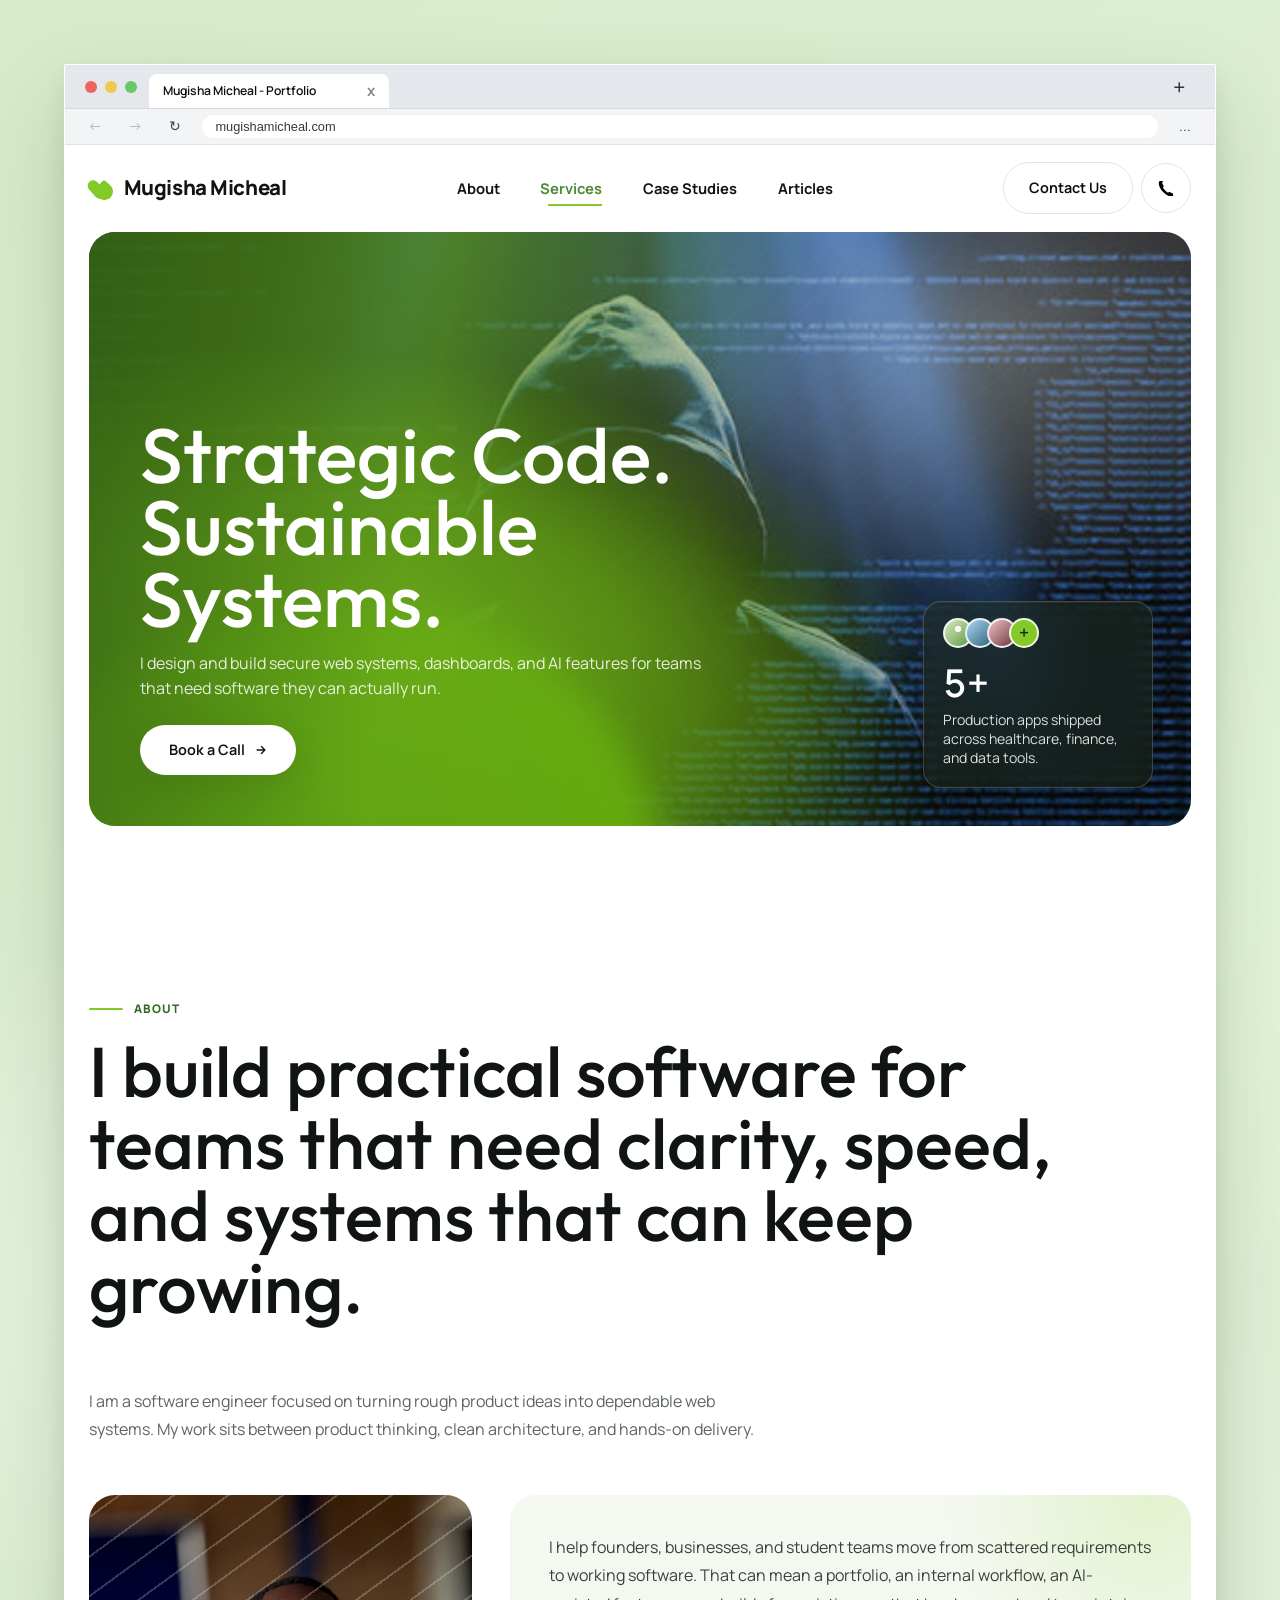
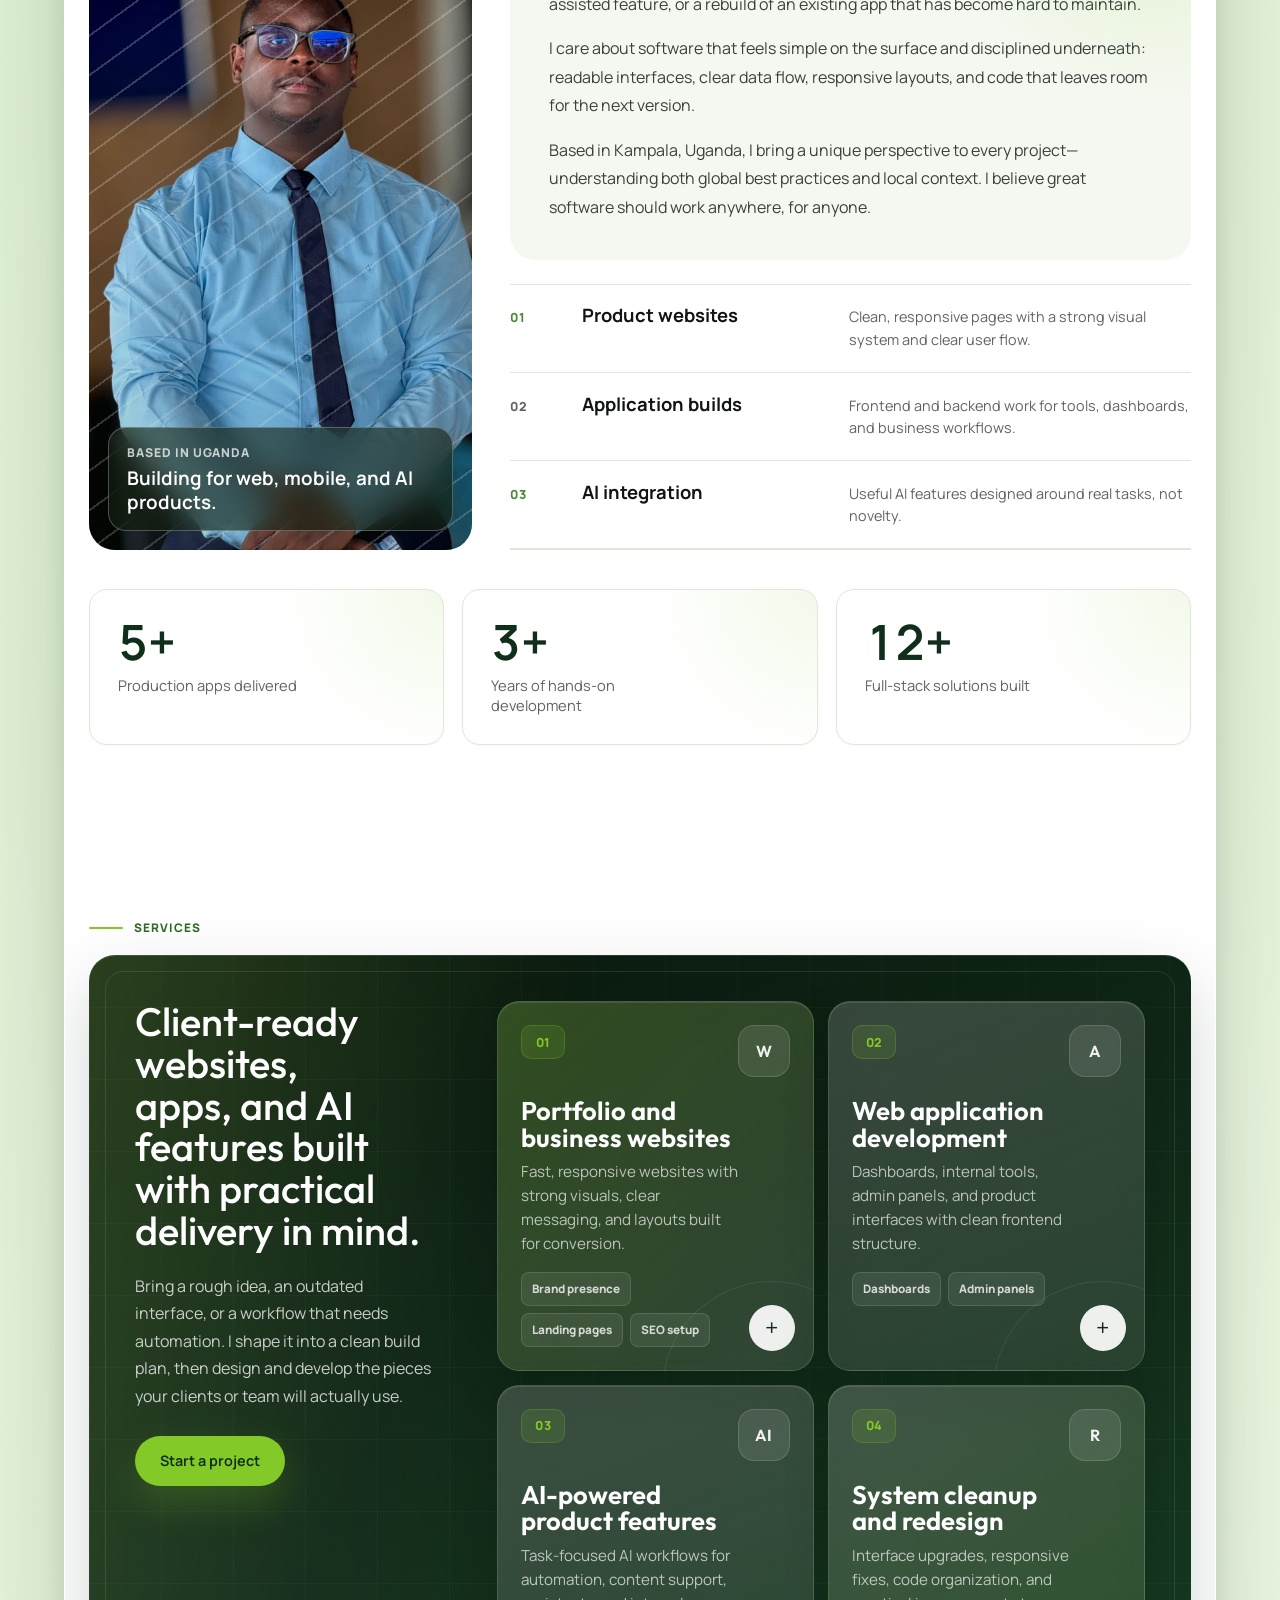
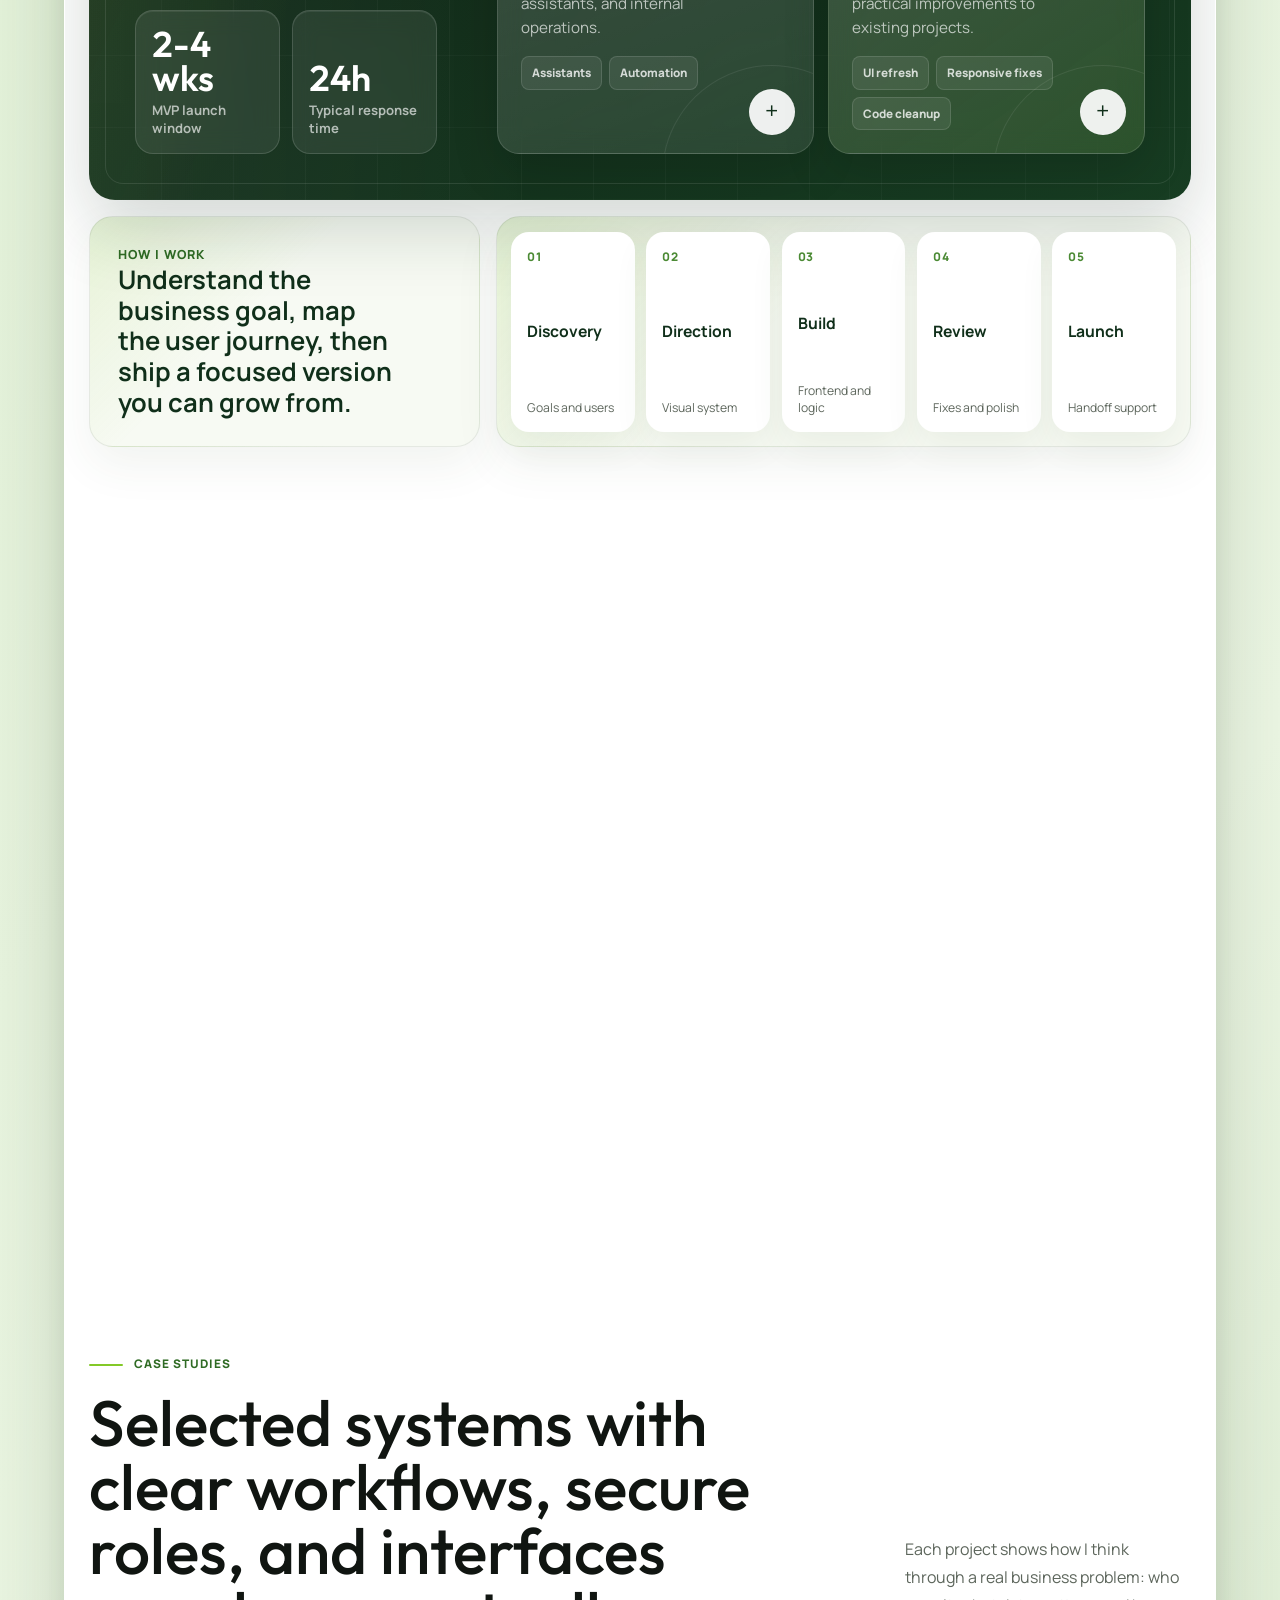
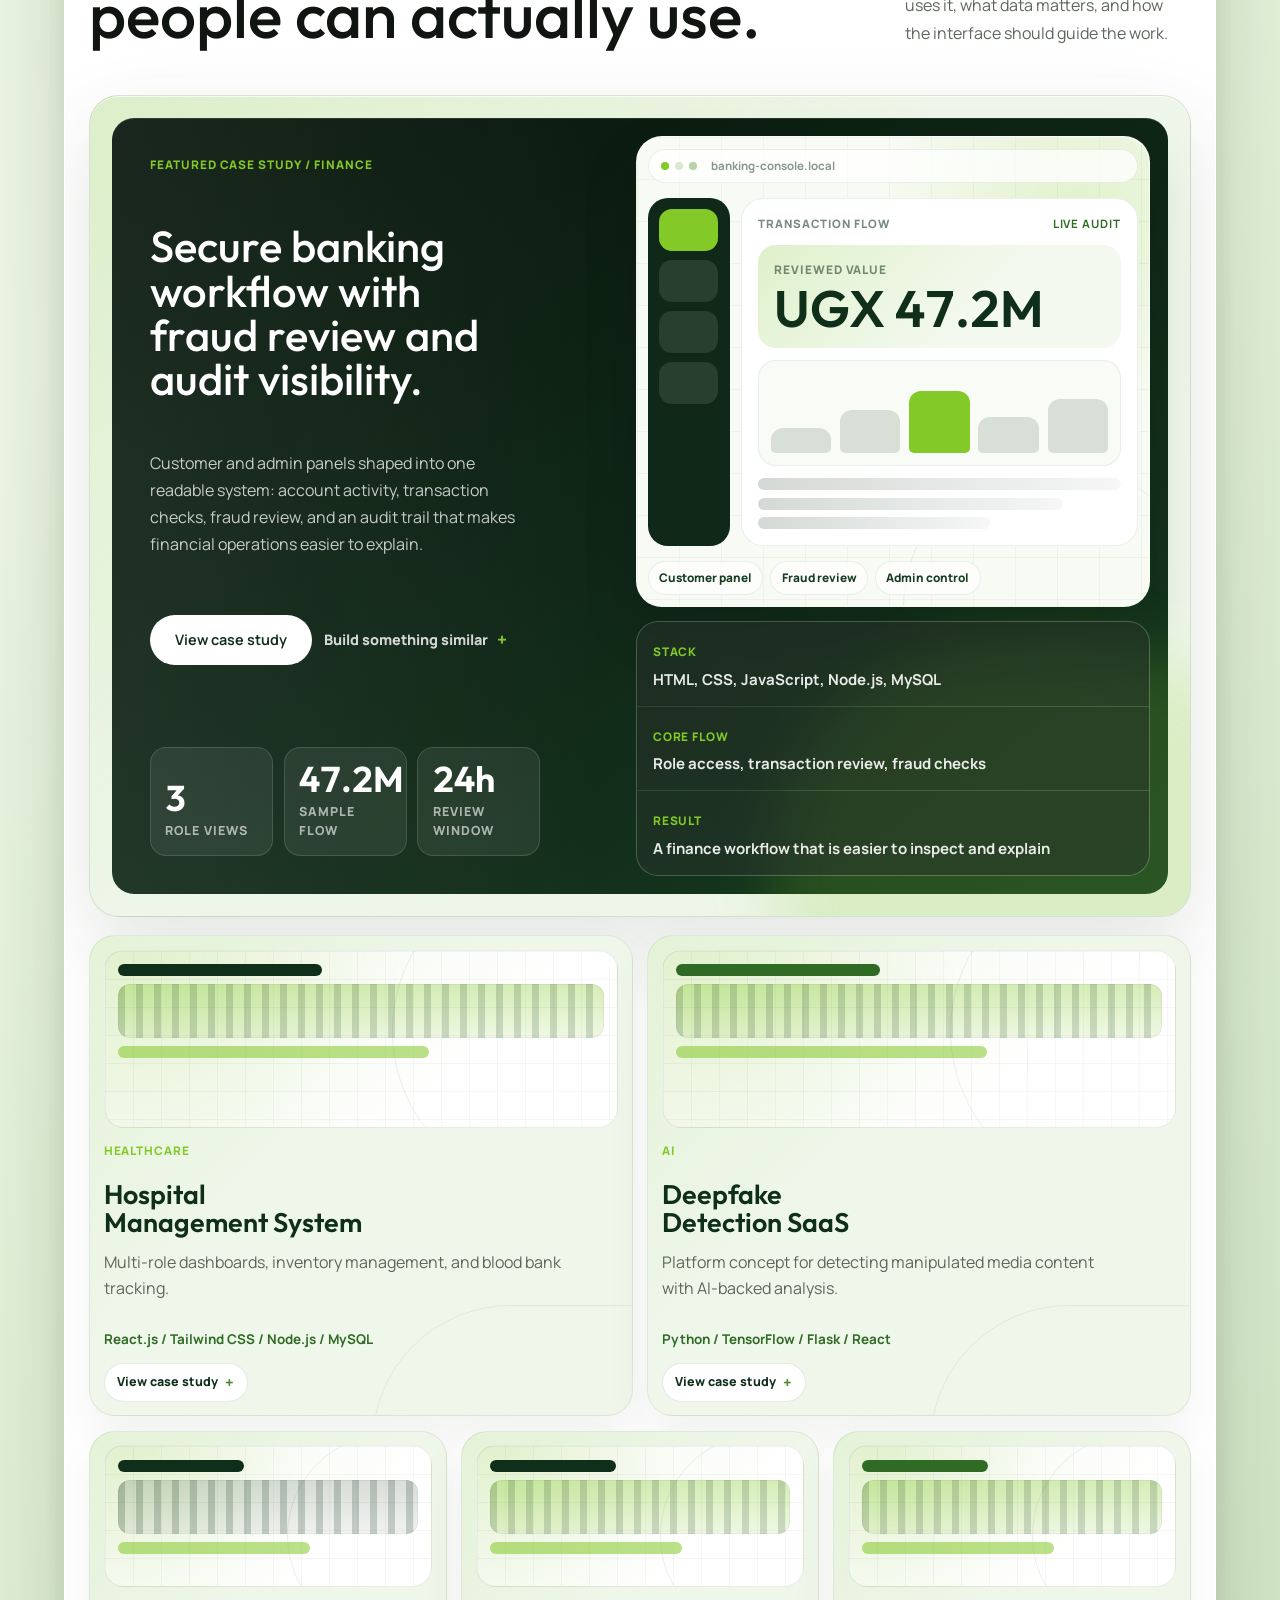
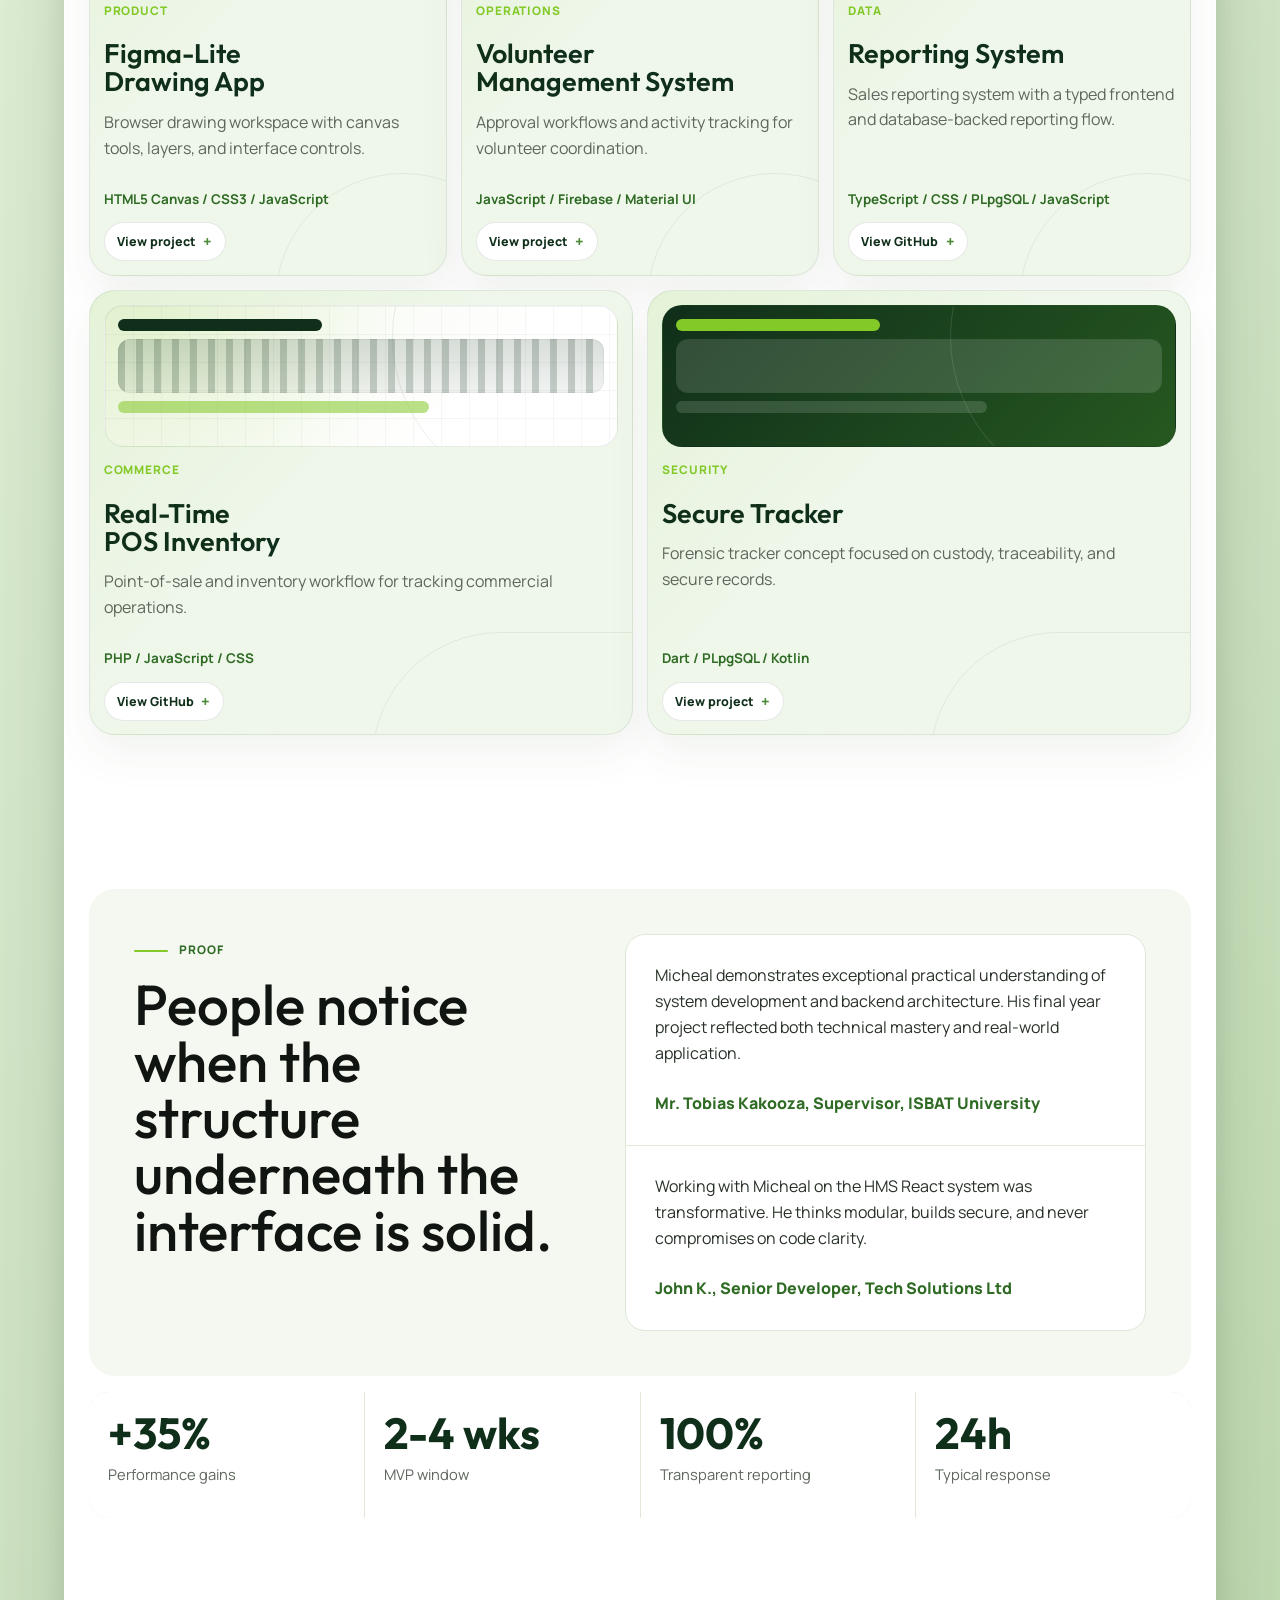
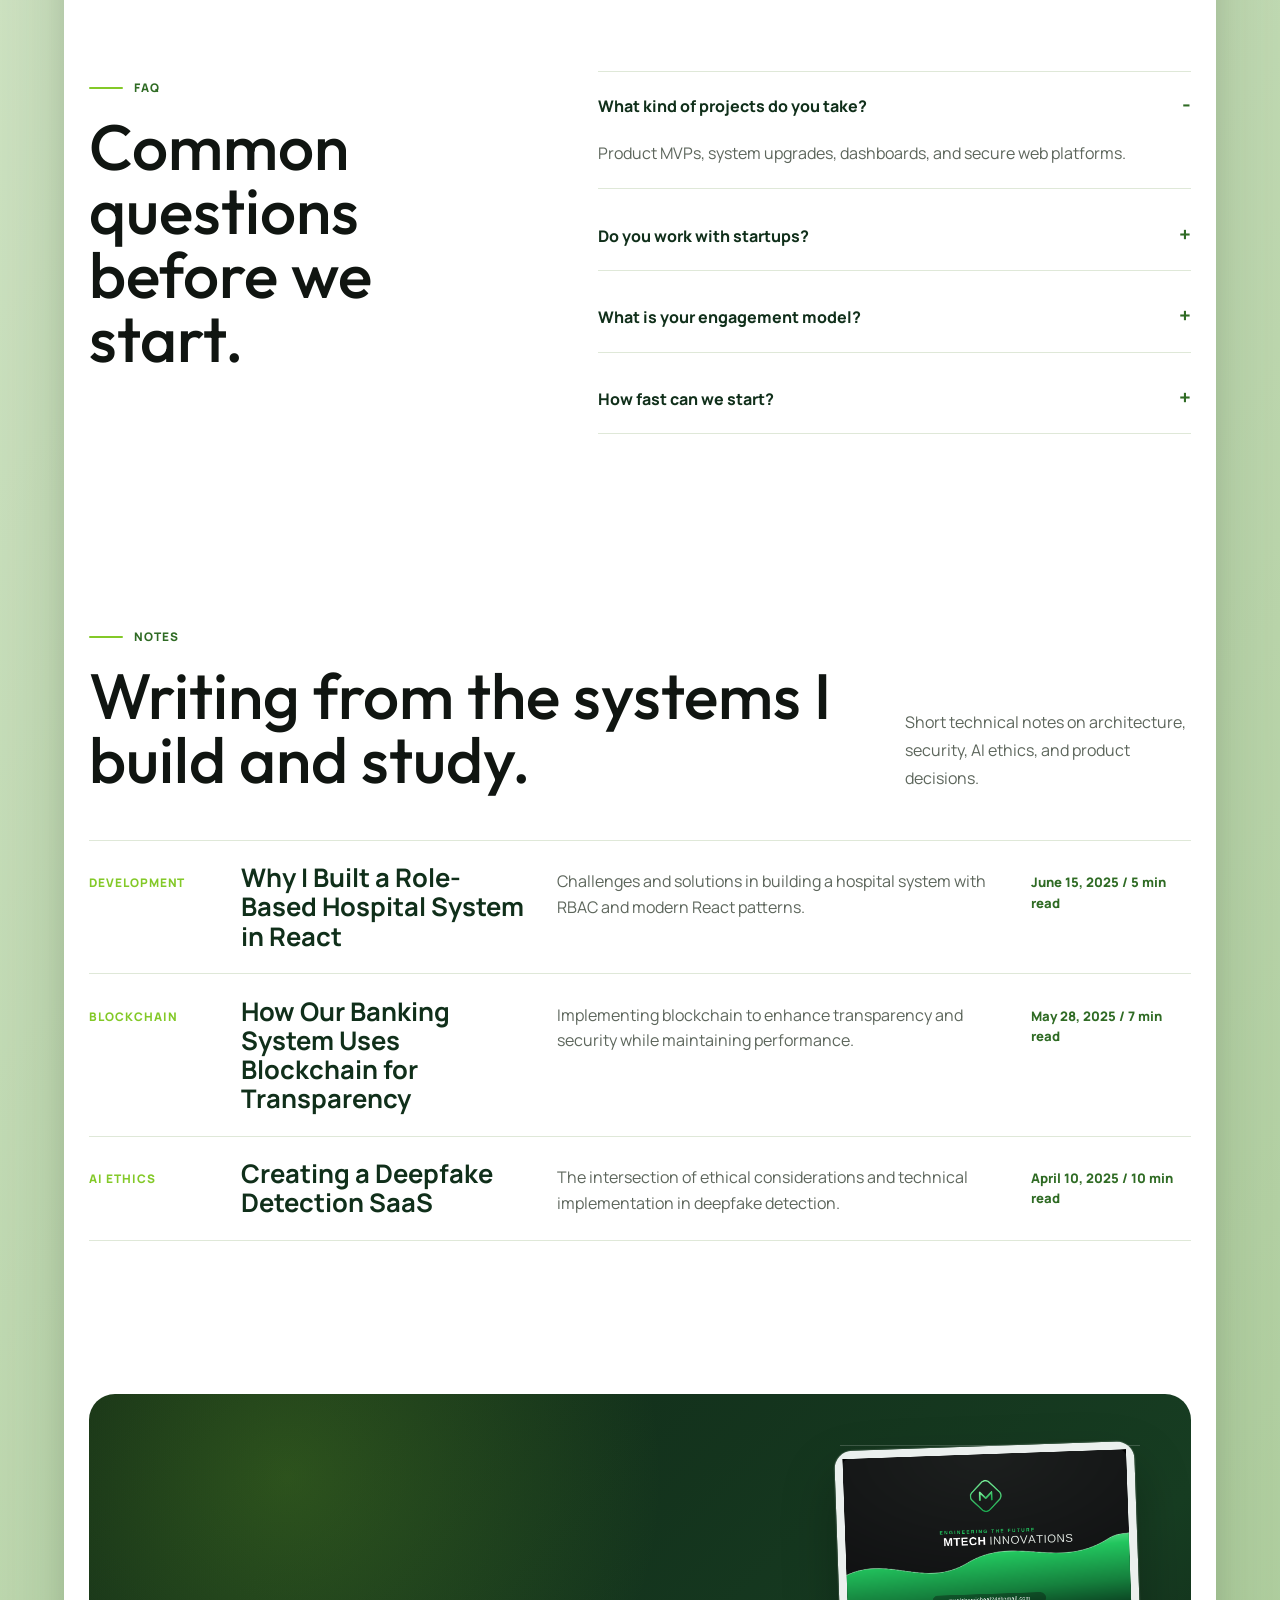
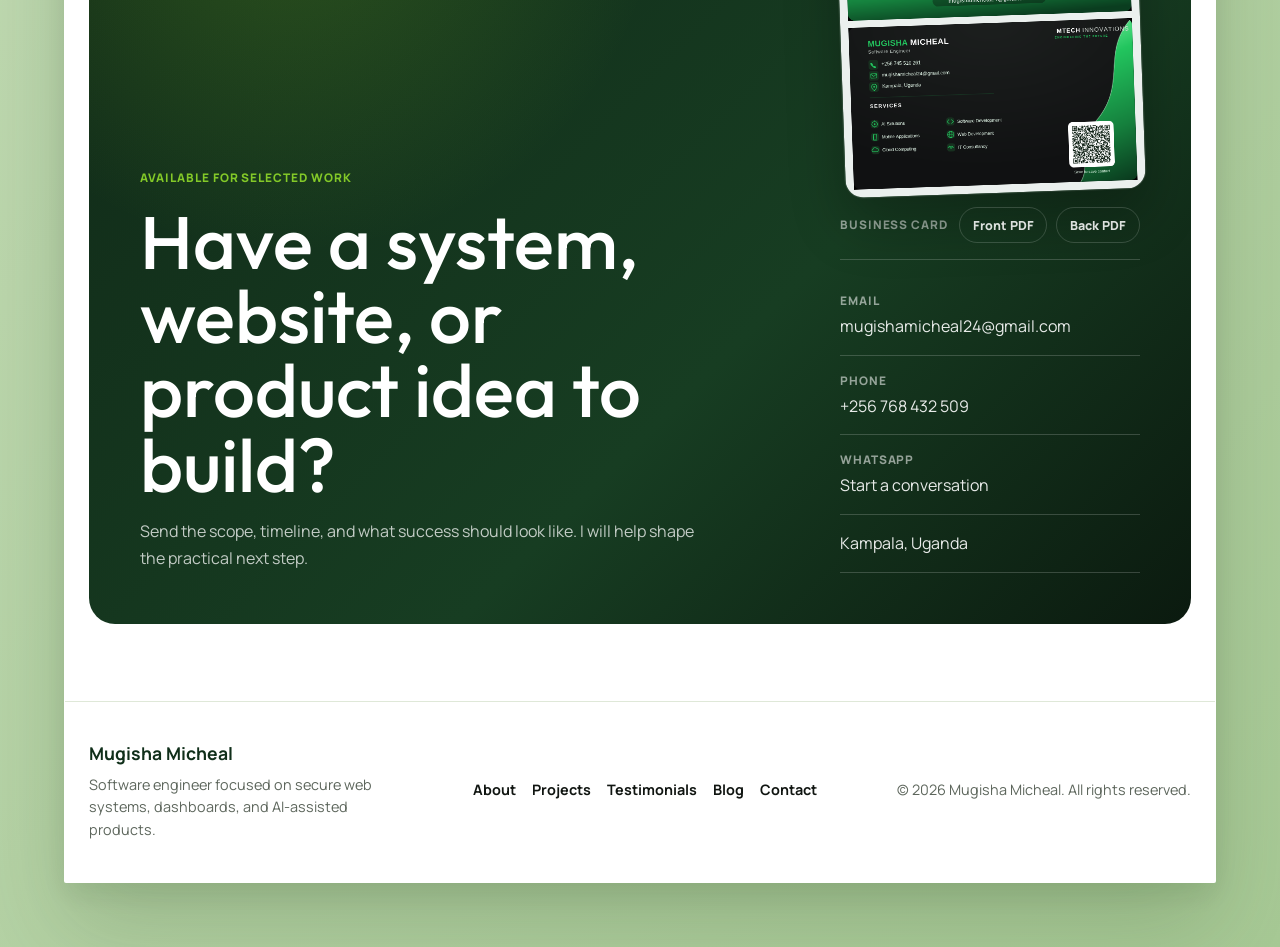
<file: index.html>
<!DOCTYPE html>
<html lang="en">
<head>
  <meta charset="UTF-8" />
  <meta name="viewport" content="width=device-width, initial-scale=1.0" />
  <title>Mugisha Micheal &mdash; Software Engineer & AI Builder</title>
  <meta name="description" content="Mugisha Micheal is a software engineer building secure web systems, dashboards, AI features, and production-ready digital products." />
  <meta name="theme-color" content="#102817" />
  <meta name="application-name" content="Mugisha Micheal" />
  <meta name="apple-mobile-web-app-capable" content="yes" />
  <meta name="apple-mobile-web-app-title" content="Mugisha Micheal" />
  <meta name="apple-mobile-web-app-status-bar-style" content="black-translucent" />

  <link rel="preconnect" href="https://fonts.googleapis.com">
  <link rel="preconnect" href="https://fonts.gstatic.com" crossorigin>
  <link href="https://fonts.googleapis.com/css2?family=Manrope:wght@400;500;600;700;800&family=Outfit:wght@500;600;700&display=swap" rel="stylesheet">
  <link rel="manifest" href="manifest.webmanifest" />
  <link rel="icon" type="image/png" sizes="192x192" href="assets/icons/icon-192.png" />
  <link rel="apple-touch-icon" href="assets/icons/apple-touch-icon.png" />

  <link rel="stylesheet" href="assets/css/style.css" />
</head>
<body>
  <div class="edge-accent" aria-hidden="true"></div>

  <div class="browser-shell">
    <div class="browser-chrome" data-browser-chrome>
      <div class="window-dots" aria-label="Window controls">
        <button type="button" class="window-dot window-dot-close" data-window-action="close" aria-label="Close active tab"></button>
        <button type="button" class="window-dot window-dot-minimize" data-window-action="minimize" aria-label="Minimize browser frame"></button>
        <button type="button" class="window-dot window-dot-maximize" data-window-action="maximize" aria-label="Maximize browser frame"></button>
      </div>

      <div class="browser-tabs" data-browser-tabs role="tablist" aria-label="Browser tabs">
        <button type="button" class="browser-tab is-active" data-tab-id="home" role="tab" aria-selected="true">
          <span>Mugisha Micheal - Portfolio</span>
          <span class="tab-close" aria-hidden="true">x</span>
        </button>
      </div>

      <button type="button" class="browser-plus" data-new-tab aria-label="Open new tab">+</button>
    </div>

    <div class="browser-address">
      <button type="button" class="browser-control" data-browser-back aria-label="Go back">&larr;</button>
      <button type="button" class="browser-control" data-browser-forward aria-label="Go forward">&rarr;</button>
      <button type="button" class="browser-control" data-browser-refresh aria-label="Refresh current tab">&#8635;</button>
      <form class="address-form" data-address-form role="search">
        <label class="sr-only" for="browser-address-input">Search or enter website</label>
        <input id="browser-address-input" class="address-pill" data-address-input type="search" value="mugishamicheal.com" autocomplete="off" spellcheck="false" />
      </form>
      <button type="button" class="browser-menu" data-browser-menu aria-label="Browser menu">...</button>
    </div>

    <div class="site-window">
      <header class="site-header">
        <div class="nav-wrap">
          <a href="index.html" class="logo" aria-label="Mugisha Micheal home">
            <span class="logo-mark" aria-hidden="true"></span>
            Mugisha Micheal
          </a>

          <nav class="main-nav" id="main-nav">
            <a href="about.html">About</a>
            <a href="#services" class="has-caret">Services</a>
            <a href="projects.html">Case Studies</a>
            <a href="blog.html">Articles</a>
          </nav>

          <div class="nav-actions">
            <a href="contact.html" class="btn btn-pill-dark">Contact Us</a>
            <a href="contact.html" class="icon-btn" aria-label="Call">
              <svg width="16" height="16" viewBox="0 0 16 16" fill="none"><path d="M4 2.5c.5 1.5 1 2.5 1.8 3.4-.6.9-.9 1.6-.4 2.4 1 1.6 2.3 2.9 3.9 3.9.8.5 1.5.2 2.4-.4.9.8 1.9 1.3 3.4 1.8v2c0 .8-.7 1.4-1.5 1.3C7.8 16.1 -.1 8.2.9 2.5 .8 1.7 1.4 1 2.2 1h2c.5 0 .9.3 1 .8L4 2.5z" fill="currentColor"/></svg>
            </a>
            <button class="nav-toggle" id="nav-toggle" aria-label="Toggle navigation" aria-expanded="false">
              <span></span><span></span><span></span>
            </button>
          </div>
        </div>
      </header>

      <main>
        <section class="hero" id="hero">
          <div class="hero-panel" id="hero-panel" data-animate>
            <div class="hero-visual" aria-hidden="true">
              <div class="visual-grid"></div>
              <div class="visual-blob visual-blob--a"></div>
              <div class="visual-blob visual-blob--b"></div>
              <div class="visual-lines"></div>
            </div>

            <div class="hero-wash" aria-hidden="true"></div>

            <div class="hero-copy">
              <h1 class="hero-title" data-animate-child>
                Strategic Code.<br />
                Sustainable Systems.
              </h1>
              <p class="hero-sub" data-animate-child>
                I design and build secure web systems, dashboards, and AI features
                for teams that need software they can actually run.
              </p>
              <a href="#work" class="btn btn-pill-light" data-animate-child>
                Book a Call
                <svg width="14" height="14" viewBox="0 0 16 16" fill="none" aria-hidden="true">
                  <path d="M3.5 8H12.5M12.5 8L8.5 4M12.5 8L8.5 12" stroke="currentColor" stroke-width="1.5" stroke-linecap="round" stroke-linejoin="round"/>
                </svg>
              </a>
            </div>

            <div class="stat-card" data-animate-child>
              <div class="stat-avatars" aria-hidden="true">
                <span></span><span></span><span></span>
                <span class="stat-plus">+</span>
              </div>
              <p class="stat-number">5+</p>
              <p class="stat-label">Production apps shipped across healthcare, finance, and data tools.</p>
            </div>
          </div>
        </section>

        <section class="about-section" id="about">
          <div class="section-kicker">
            <span></span>
            About
          </div>

          <div class="about-head">
            <h2>I build practical software for teams that need clarity, speed, and systems that can keep growing.</h2>
            <p>
              I am a software engineer focused on turning rough product ideas into dependable web systems.
              My work sits between product thinking, clean architecture, and hands-on delivery.
            </p>
          </div>

          <div class="about-grid">
            <div class="about-visual">
              <img src="assets/images/profile.jpg" alt="Mugisha Micheal in a blue shirt and tie" />
              <div class="about-visual-card">
                <span>Based in Uganda</span>
                <strong>Building for web, mobile, and AI products.</strong>
              </div>
            </div>

            <div class="about-content">
              <div class="about-copy">
                <p>
                  I help founders, businesses, and student teams move from scattered requirements to working software.
                  That can mean a portfolio, an internal workflow, an AI-assisted feature, or a rebuild of an existing app
                  that has become hard to maintain.
                </p>
                <p>
                  I care about software that feels simple on the surface and disciplined underneath: readable interfaces,
                  clear data flow, responsive layouts, and code that leaves room for the next version.
                </p>
                <p>
                  Based in Kampala, Uganda, I bring a unique perspective to every project—understanding both global
                  best practices and local context. I believe great software should work anywhere, for anyone.
                </p>
              </div>

              <div class="about-services" aria-label="Core strengths">
                <article>
                  <span>01</span>
                  <h3>Product websites</h3>
                  <p>Clean, responsive pages with a strong visual system and clear user flow.</p>
                </article>
                <article>
                  <span>02</span>
                  <h3>Application builds</h3>
                  <p>Frontend and backend work for tools, dashboards, and business workflows.</p>
                </article>
                <article>
                  <span>03</span>
                  <h3>AI integration</h3>
                  <p>Useful AI features designed around real tasks, not novelty.</p>
                </article>
              </div>
            </div>
          </div>

          <div class="about-metrics">
            <div>
              <strong>5+</strong>
              <span>Production apps delivered</span>
            </div>
            <div>
              <strong>3+</strong>
              <span>Years of hands-on development</span>
            </div>
            <div>
              <strong>12+</strong>
              <span>Full-stack solutions built</span>
            </div>
          </div>
        </section>

        <section class="services-section" id="services">
          <div class="section-kicker">
            <span></span>
            Services
          </div>

          <div class="services-shell">
            <div class="services-intro">
              <h2>Client-ready websites, apps, and AI features built with practical delivery in mind.</h2>
              <p>
                Bring a rough idea, an outdated interface, or a workflow that needs automation. I shape it into a
                clean build plan, then design and develop the pieces your clients or team will actually use.
              </p>
              <a href="#contact" class="btn btn-service">Start a project</a>

              <div class="services-proof" aria-label="Service delivery highlights">
                <div>
                  <strong>2-4 wks</strong>
                  <span>MVP launch window</span>
                </div>
                <div>
                  <strong>24h</strong>
                  <span>Typical response time</span>
                </div>
              </div>
            </div>

            <div class="services-list" aria-label="Services offered">
              <article class="service-item">
                <div class="service-card-head">
                  <span class="service-index">01</span>
                  <span class="service-icon" aria-hidden="true">W</span>
                </div>
                <div class="service-content">
                  <h3>Portfolio and business websites</h3>
                  <p>Fast, responsive websites with strong visuals, clear messaging, and layouts built for conversion.</p>
                  <div class="service-tags" aria-label="Website deliverables">
                    <span>Brand presence</span>
                    <span>Landing pages</span>
                    <span>SEO setup</span>
                  </div>
                </div>
                <a href="#contact" aria-label="Ask about portfolio and business websites"><span aria-hidden="true">+</span></a>
              </article>

              <article class="service-item">
                <div class="service-card-head">
                  <span class="service-index">02</span>
                  <span class="service-icon" aria-hidden="true">A</span>
                </div>
                <div class="service-content">
                  <h3>Web application development</h3>
                  <p>Dashboards, internal tools, admin panels, and product interfaces with clean frontend structure.</p>
                  <div class="service-tags" aria-label="Application deliverables">
                    <span>Dashboards</span>
                    <span>Admin panels</span>
                  </div>
                </div>
                <a href="#contact" aria-label="Ask about web application development"><span aria-hidden="true">+</span></a>
              </article>

              <article class="service-item">
                <div class="service-card-head">
                  <span class="service-index">03</span>
                  <span class="service-icon" aria-hidden="true">AI</span>
                </div>
                <div class="service-content">
                  <h3>AI-powered product features</h3>
                  <p>Task-focused AI workflows for automation, content support, assistants, and internal operations.</p>
                  <div class="service-tags" aria-label="AI feature deliverables">
                    <span>Assistants</span>
                    <span>Automation</span>
                  </div>
                </div>
                <a href="#contact" aria-label="Ask about AI-powered product features"><span aria-hidden="true">+</span></a>
              </article>

              <article class="service-item">
                <div class="service-card-head">
                  <span class="service-index">04</span>
                  <span class="service-icon" aria-hidden="true">R</span>
                </div>
                <div class="service-content">
                  <h3>System cleanup and redesign</h3>
                  <p>Interface upgrades, responsive fixes, code organization, and practical improvements to existing projects.</p>
                  <div class="service-tags" aria-label="Redesign deliverables">
                    <span>UI refresh</span>
                    <span>Responsive fixes</span>
                    <span>Code cleanup</span>
                  </div>
                </div>
                <a href="#contact" aria-label="Ask about system cleanup and redesign"><span aria-hidden="true">+</span></a>
              </article>
            </div>
          </div>

          <div class="services-support">
            <div class="service-note">
              <span>How I work</span>
              <strong>Understand the business goal, map the user journey, then ship a focused version you can grow from.</strong>
            </div>
            <div class="service-steps">
              <span><strong>Discovery</strong><small>Goals and users</small></span>
              <span><strong>Direction</strong><small>Visual system</small></span>
              <span><strong>Build</strong><small>Frontend and logic</small></span>
              <span><strong>Review</strong><small>Fixes and polish</small></span>
              <span><strong>Launch</strong><small>Handoff support</small></span>
            </div>
          </div>
        </section>

        <section class="skills-section" id="skills">
          <div class="section-kicker">
            <span></span>
            Capabilities
          </div>

          <div class="split-head">
            <h2>A practical stack for designing, building, securing, and shipping web products.</h2>
            <p>The tools change by project. The working style stays the same: clear interfaces, secure flows, and maintainable code.</p>
          </div>

          <div class="skills-grid">
            <article>
              <span>Frontend</span>
              <h3>HTML5, CSS3, JavaScript, React.js, Tailwind CSS</h3>
            </article>
            <article>
              <span>Backend</span>
              <h3>Node.js, PHP, Python, Express.js</h3>
            </article>
            <article>
              <span>Databases</span>
              <h3>MySQL, MongoDB, IndexedDB, localStorage</h3>
            </article>
            <article>
              <span>Security</span>
              <h3>JWT authentication, MFA, RBAC, encryption, secure coding</h3>
            </article>
            <article>
              <span>Design</span>
              <h3>Figma, Adobe XD, UI/UX, responsive design, design systems</h3>
            </article>
            <article>
              <span>DevOps</span>
              <h3>Git, Docker, CI/CD, AWS basics, Heroku, Netlify, Vercel</h3>
            </article>
          </div>
        </section>

        <section class="work-section" id="work">
          <div class="work-ledger">
            <div>
              <div class="section-kicker">
                <span></span>
                Case studies
              </div>
              <h2>Selected systems with clear workflows, secure roles, and interfaces people can actually use.</h2>
            </div>
            <p>Each project shows how I think through a real business problem: who uses it, what data matters, and how the interface should guide the work.</p>
          </div>

          <article class="case-study-card">
            <div class="case-study-copy">
              <span>Featured case study / Finance</span>
              <h3>Secure banking workflow with fraud review and audit visibility.</h3>
              <p>Customer and admin panels shaped into one readable system: account activity, transaction checks, fraud review, and an audit trail that makes financial operations easier to explain.</p>
              <div class="case-study-actions">
                <a href="project-banking.html" class="btn btn-case-study">View case study</a>
                <a href="#contact" class="case-study-link">Build something similar</a>
              </div>
              <div class="case-study-stats" aria-label="Banking system highlights">
                <div><strong>3</strong><span>Role views</span></div>
                <div><strong>47.2M</strong><span>Sample flow</span></div>
                <div><strong>24h</strong><span>Review window</span></div>
              </div>
            </div>

            <div class="case-study-panel" aria-label="Next-Gen Banking System highlights">
              <div class="case-study-screen" aria-hidden="true">
                <div class="screen-chrome">
                  <span></span><span></span><span></span>
                  <strong>banking-console.local</strong>
                </div>
                <div class="screen-workspace">
                  <div class="screen-sidebar">
                    <span></span><span></span><span></span><span></span>
                  </div>
                  <div class="screen-main">
                    <div class="screen-topline">
                      <span>Transaction flow</span>
                      <strong>Live audit</strong>
                    </div>
                    <div class="screen-balance">
                      <span>Reviewed value</span>
                      <strong>UGX 47.2M</strong>
                    </div>
                    <div class="screen-chart">
                      <span></span><span></span><span></span><span></span><span></span>
                    </div>
                    <div class="screen-table">
                      <span></span><span></span><span></span>
                    </div>
                  </div>
                </div>
                <div class="screen-status">
                  <span>Customer panel</span>
                  <span>Fraud review</span>
                  <span>Admin control</span>
                </div>
              </div>

              <div class="case-study-spec">
                <div>
                  <span>Stack</span>
                  <strong>HTML, CSS, JavaScript, Node.js, MySQL</strong>
                </div>
                <div>
                  <span>Core flow</span>
                  <strong>Role access, transaction review, fraud checks</strong>
                </div>
                <div>
                  <span>Result</span>
                  <strong>A finance workflow that is easier to inspect and explain</strong>
                </div>
              </div>
            </div>
          </article>

          <div class="project-list" aria-label="Selected project case studies">
            <article>
              <div class="project-thumb project-thumb--health" aria-hidden="true">
                <span></span><span></span><span></span>
              </div>
              <span>Healthcare</span>
              <h3>Hospital Management System</h3>
              <p>Multi-role dashboards, inventory management, and blood bank tracking.</p>
              <div class="project-meta">
                <strong>React.js / Tailwind CSS / Node.js / MySQL</strong>
                <a href="project-hms.html">View case study</a>
              </div>
            </article>
            <article>
              <div class="project-thumb project-thumb--ai" aria-hidden="true">
                <span></span><span></span><span></span>
              </div>
              <span>AI</span>
              <h3>Deepfake Detection SaaS</h3>
              <p>Platform concept for detecting manipulated media content with AI-backed analysis.</p>
              <div class="project-meta">
                <strong>Python / TensorFlow / Flask / React</strong>
                <a href="project-deepfake.html">View case study</a>
              </div>
            </article>
            <article>
              <div class="project-thumb project-thumb--canvas" aria-hidden="true">
                <span></span><span></span><span></span>
              </div>
              <span>Product</span>
              <h3>Figma-Lite Drawing App</h3>
              <p>Browser drawing workspace with canvas tools, layers, and interface controls.</p>
              <div class="project-meta">
                <strong>HTML5 Canvas / CSS3 / JavaScript</strong>
                <a href="projects.html">View project</a>
              </div>
            </article>
            <article>
              <div class="project-thumb project-thumb--ops" aria-hidden="true">
                <span></span><span></span><span></span>
              </div>
              <span>Operations</span>
              <h3>Volunteer Management System</h3>
              <p>Approval workflows and activity tracking for volunteer coordination.</p>
              <div class="project-meta">
                <strong>JavaScript / Firebase / Material UI</strong>
                <a href="projects.html">View project</a>
              </div>
            </article>
            <article>
              <div class="project-thumb project-thumb--data" aria-hidden="true">
                <span></span><span></span><span></span>
              </div>
              <span>Data</span>
              <h3>Reporting System</h3>
              <p>Sales reporting system with a typed frontend and database-backed reporting flow.</p>
              <div class="project-meta">
                <strong>TypeScript / CSS / PLpgSQL / JavaScript</strong>
                <a href="https://github.com/Micjeal/Reporting-system" target="_blank" rel="noopener">View GitHub</a>
              </div>
            </article>
            <article>
              <div class="project-thumb project-thumb--commerce" aria-hidden="true">
                <span></span><span></span><span></span>
              </div>
              <span>Commerce</span>
              <h3>Real-Time POS Inventory</h3>
              <p>Point-of-sale and inventory workflow for tracking commercial operations.</p>
              <div class="project-meta">
                <strong>PHP / JavaScript / CSS</strong>
                <a href="https://github.com/Micjeal/REAL-TIME-POS-INVENTORY" target="_blank" rel="noopener">View GitHub</a>
              </div>
            </article>
            <article>
              <div class="project-thumb project-thumb--security" aria-hidden="true">
                <span></span><span></span><span></span>
              </div>
              <span>Security</span>
              <h3>Secure Tracker</h3>
              <p>Forensic tracker concept focused on custody, traceability, and secure records.</p>
              <div class="project-meta">
                <strong>Dart / PLpgSQL / Kotlin</strong>
                <a href="projects.html">View project</a>
              </div>
            </article>
          </div>
        </section>

        <section class="proof-section" id="testimonials">
          <div class="proof-layout">
            <div class="proof-copy">
              <div class="section-kicker">
                <span></span>
                Proof
              </div>
              <h2>People notice when the structure underneath the interface is solid.</h2>
            </div>
            <div class="quote-stack">
              <blockquote>
                <p>Micheal demonstrates exceptional practical understanding of system development and backend architecture. His final year project reflected both technical mastery and real-world application.</p>
                <cite>Mr. Tobias Kakooza, Supervisor, ISBAT University</cite>
              </blockquote>
              <blockquote>
                <p>Working with Micheal on the HMS React system was transformative. He thinks modular, builds secure, and never compromises on code clarity.</p>
                <cite>John K., Senior Developer, Tech Solutions Ltd</cite>
              </blockquote>
            </div>
          </div>

          <div class="impact-strip">
            <div><strong>+35%</strong><span>Performance gains</span></div>
            <div><strong>2-4 wks</strong><span>MVP window</span></div>
            <div><strong>100%</strong><span>Transparent reporting</span></div>
            <div><strong>24h</strong><span>Typical response</span></div>
          </div>
        </section>

        <section class="faq-section" id="faq">
          <div class="faq-layout">
            <div>
              <div class="section-kicker">
                <span></span>
                FAQ
              </div>
              <h2>Common questions before we start.</h2>
            </div>
            <div class="faq-list">
              <details open>
                <summary>What kind of projects do you take?</summary>
                <p>Product MVPs, system upgrades, dashboards, and secure web platforms.</p>
              </details>
              <details>
                <summary>Do you work with startups?</summary>
                <p>Yes. I help founders validate ideas, build MVPs, and prepare for growth.</p>
              </details>
              <details>
                <summary>What is your engagement model?</summary>
                <p>Flexible. Fixed-scope or ongoing collaboration depending on the project.</p>
              </details>
              <details>
                <summary>How fast can we start?</summary>
                <p>Typically within 1-2 weeks after scoping and alignment.</p>
              </details>
            </div>
          </div>
        </section>

        <section class="articles-section" id="articles">
          <div class="article-ledger">
            <div>
              <div class="section-kicker">
                <span></span>
                Notes
              </div>
              <h2>Writing from the systems I build and study.</h2>
            </div>
            <p>Short technical notes on architecture, security, AI ethics, and product decisions.</p>
          </div>

          <div class="article-list">
            <article>
              <span>Development</span>
              <h3>Why I Built a Role-Based Hospital System in React</h3>
              <p>Challenges and solutions in building a hospital system with RBAC and modern React patterns.</p>
              <div>June 15, 2025 / 5 min read</div>
            </article>
            <article>
              <span>Blockchain</span>
              <h3>How Our Banking System Uses Blockchain for Transparency</h3>
              <p>Implementing blockchain to enhance transparency and security while maintaining performance.</p>
              <div>May 28, 2025 / 7 min read</div>
            </article>
            <article>
              <span>AI Ethics</span>
              <h3>Creating a Deepfake Detection SaaS</h3>
              <p>The intersection of ethical considerations and technical implementation in deepfake detection.</p>
              <div>April 10, 2025 / 10 min read</div>
            </article>
          </div>
        </section>

        <section class="contact-section" id="contact">
          <div class="contact-panel-v2">
            <div class="contact-copy">
              <span>Available for selected work</span>
              <h2>Have a system, website, or product idea to build?</h2>
              <p>Send the scope, timeline, and what success should look like. I will help shape the practical next step.</p>
            </div>

            <div class="contact-methods">
              <figure class="business-card-showcase">
                <img src="assets/images/MTECH_BusinessCard_Preview.png" alt="MTECH Innovations business card preview showing Mugisha Micheal contact details and services" />
                <figcaption>
                  <span>Business card</span>
                  <a href="assets/businness%20cards/MTECH_BusinessCard_Front.pdf" target="_blank" rel="noopener">Front PDF</a>
                  <a href="assets/businness%20cards/MTECH_BusinessCard_Back.pdf" target="_blank" rel="noopener">Back PDF</a>
                </figcaption>
              </figure>
              <a href="mailto:mugishamicheal24@gmail.com"><span>Email</span>mugishamicheal24@gmail.com</a>
              <a href="tel:+256768432509"><span>Phone</span>+256 768 432 509</a>
              <a href="https://wa.me/256768432509"><span>WhatsApp</span>Start a conversation</a>
              <p>Kampala, Uganda</p>
            </div>
          </div>
        </section>
      </main>

      <footer class="site-footer">
        <div class="footer-brand">
          <strong>Mugisha Micheal</strong>
          <p>Software engineer focused on secure web systems, dashboards, and AI-assisted products.</p>
        </div>
        <nav aria-label="Footer navigation">
          <a href="about.html">About</a>
          <a href="projects.html">Projects</a>
          <a href="testimonials.html">Testimonials</a>
          <a href="blog.html">Blog</a>
          <a href="contact.html">Contact</a>
        </nav>
        <p>&copy; 2026 Mugisha Micheal. All rights reserved.</p>
      </footer>
    </div>
  </div>

  <script src="assets/js/main.js"></script>
</body>
</html>
</file>
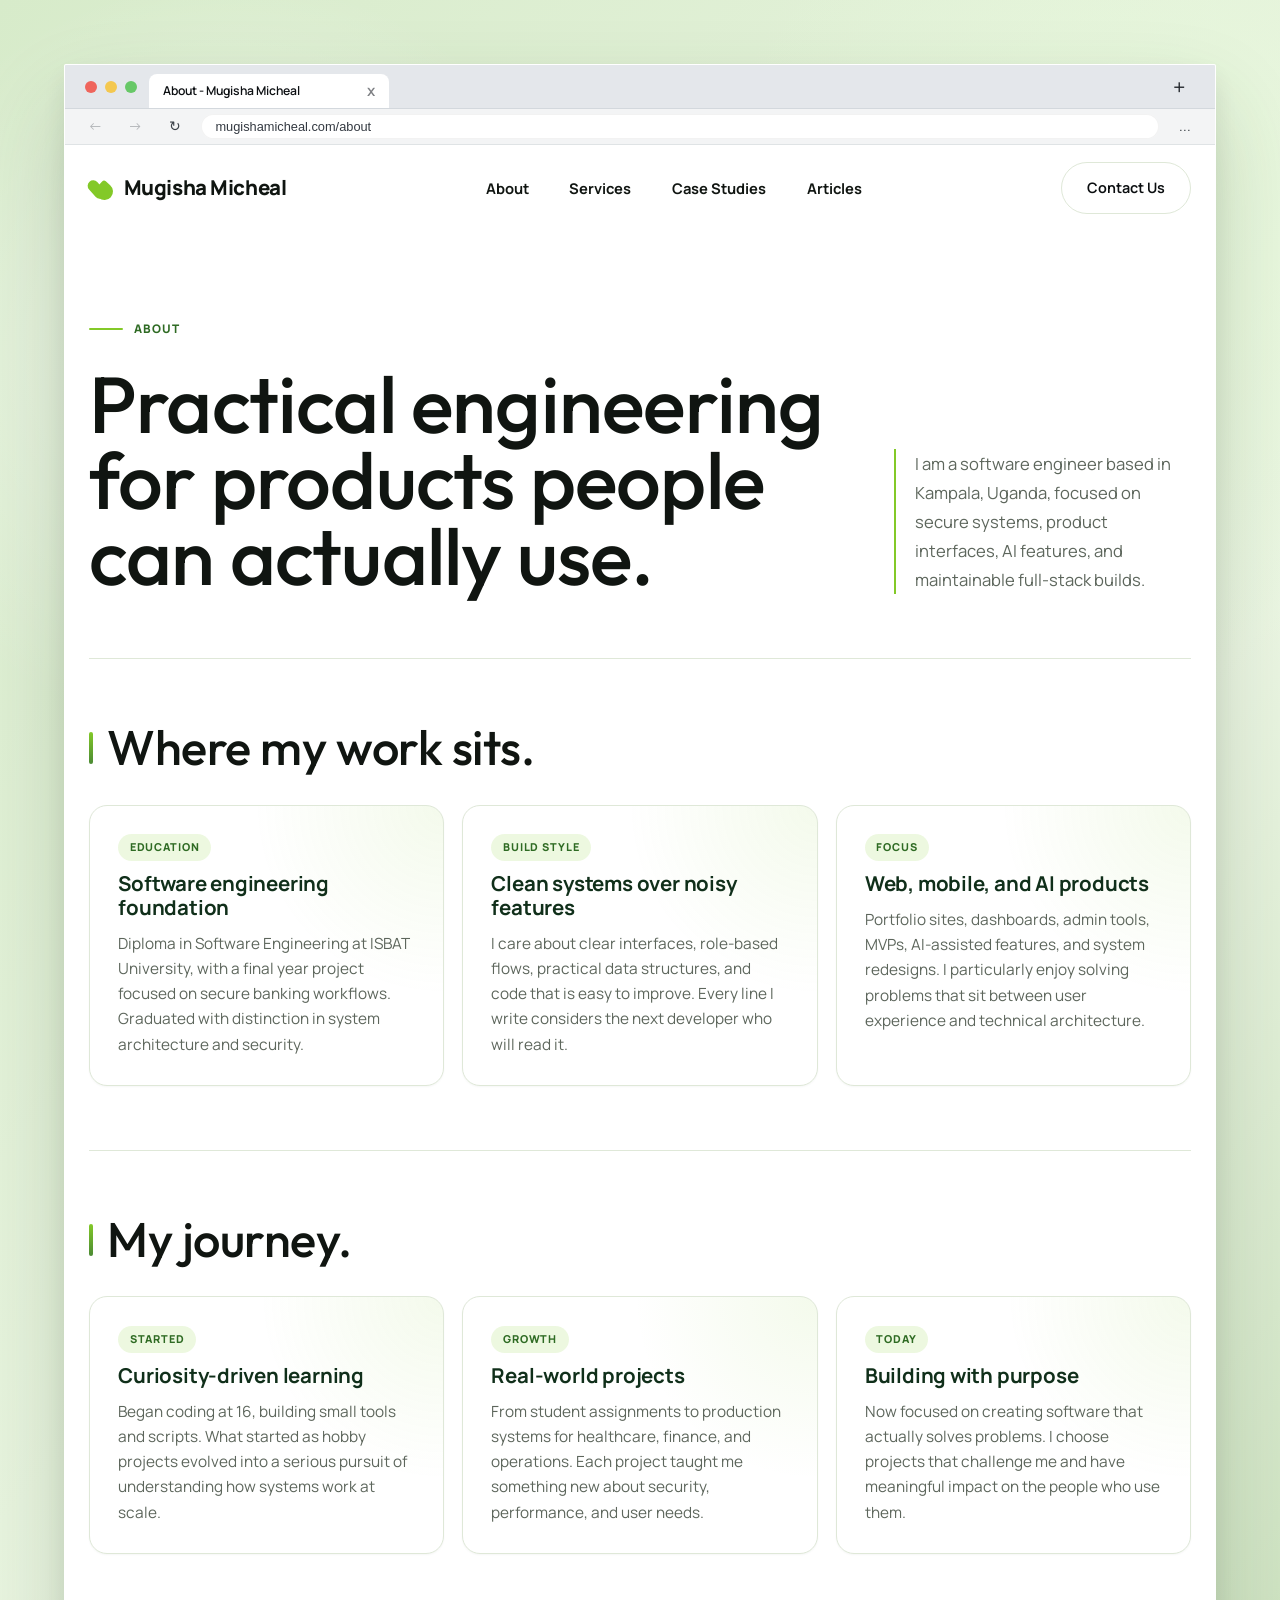
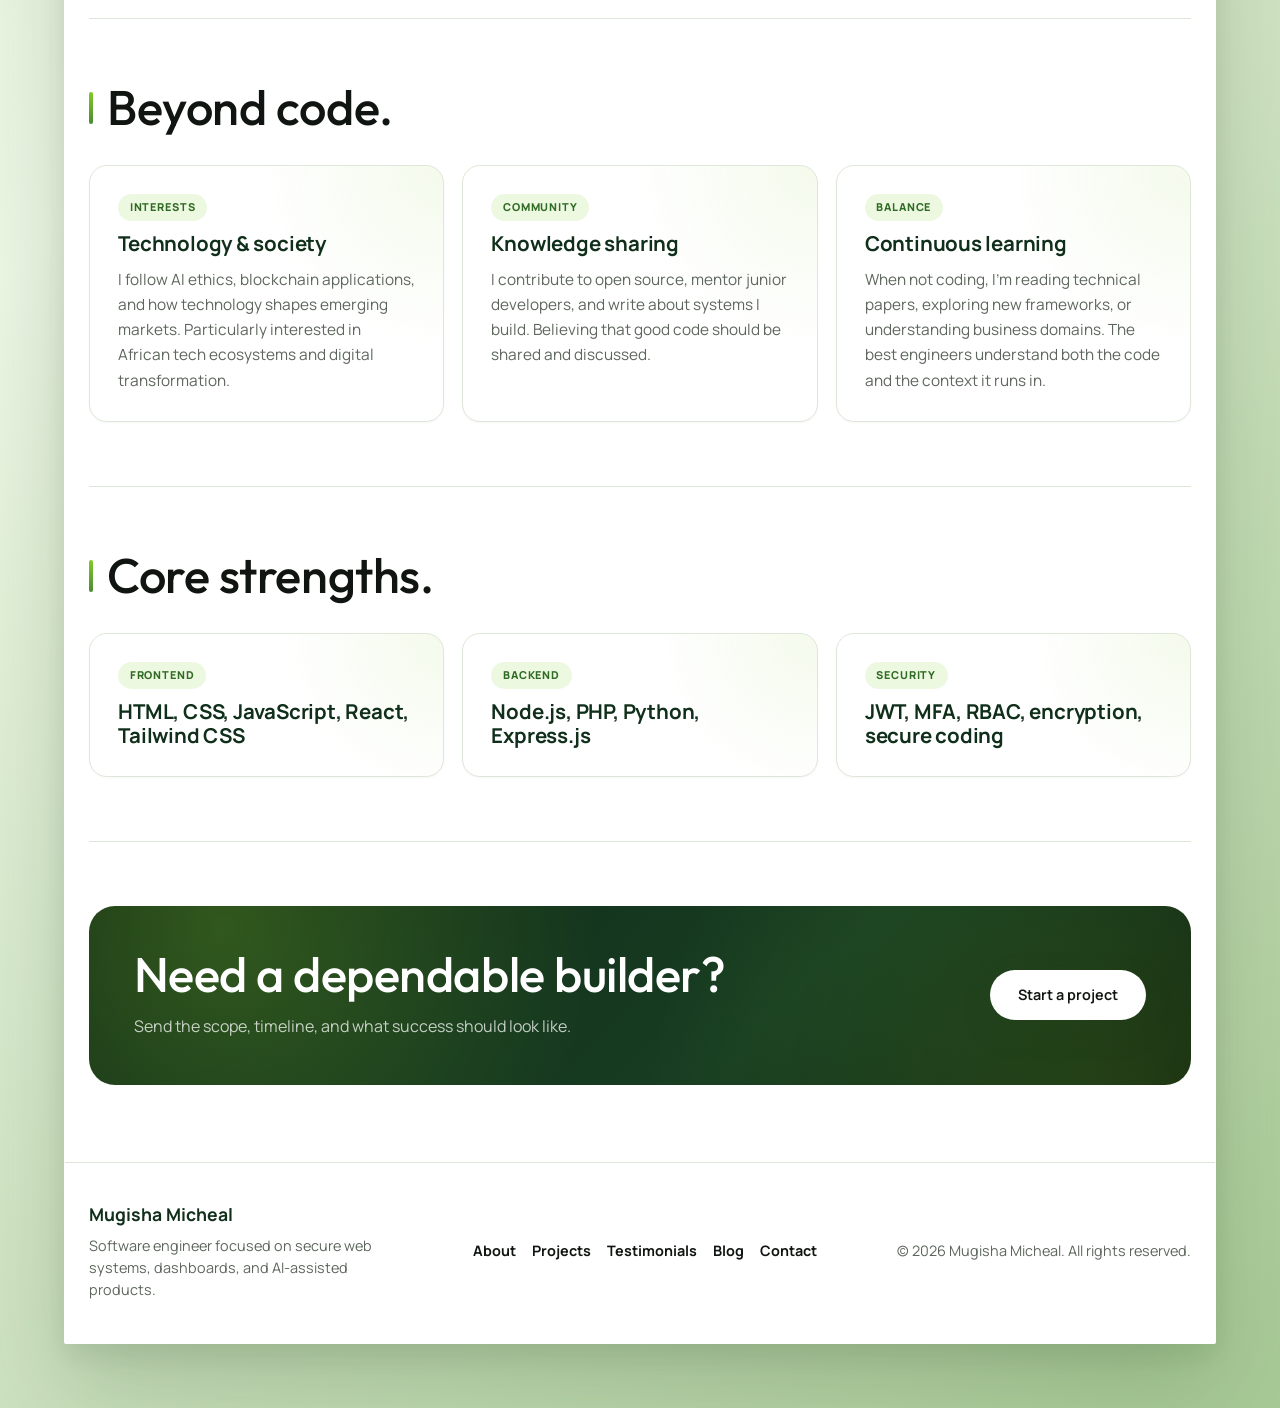
<file: about.html>
<!DOCTYPE html>
<html lang="en">
<head>
  <meta charset="UTF-8" />
  <meta name="viewport" content="width=device-width, initial-scale=1.0" />
  <title>About Mugisha Micheal</title>
  <meta name="description" content="About Mugisha Micheal, a software engineer building secure web systems, dashboards, and AI-assisted products." />
  <meta name="theme-color" content="#102817" />
  <meta name="application-name" content="Mugisha Micheal" />
  <meta name="apple-mobile-web-app-capable" content="yes" />
  <meta name="apple-mobile-web-app-title" content="Mugisha Micheal" />
  <meta name="apple-mobile-web-app-status-bar-style" content="black-translucent" />
  <link rel="preconnect" href="https://fonts.googleapis.com">
  <link rel="preconnect" href="https://fonts.gstatic.com" crossorigin>
  <link href="https://fonts.googleapis.com/css2?family=Manrope:wght@400;500;600;700;800&family=Outfit:wght@500;600;700&display=swap" rel="stylesheet">
  <link rel="manifest" href="manifest.webmanifest" />
  <link rel="icon" type="image/png" sizes="192x192" href="assets/icons/icon-192.png" />
  <link rel="apple-touch-icon" href="assets/icons/apple-touch-icon.png" />
  <link rel="stylesheet" href="assets/css/style.css" />
</head>
<body>
  <div class="browser-shell">
    <div class="browser-chrome" data-browser-chrome>
      <div class="window-dots" aria-label="Window controls">
        <button type="button" class="window-dot window-dot-close" data-window-action="close" aria-label="Close active tab"></button>
        <button type="button" class="window-dot window-dot-minimize" data-window-action="minimize" aria-label="Minimize browser frame"></button>
        <button type="button" class="window-dot window-dot-maximize" data-window-action="maximize" aria-label="Maximize browser frame"></button>
      </div>
      <div class="browser-tabs" data-browser-tabs role="tablist" aria-label="Browser tabs">
        <button type="button" class="browser-tab is-active" data-tab-id="home" role="tab" aria-selected="true">
          <span>About - Mugisha Micheal</span>
          <span class="tab-close" aria-hidden="true">x</span>
        </button>
      </div>
      <button type="button" class="browser-plus" data-new-tab aria-label="Open new tab">+</button>
    </div>
    <div class="browser-address">
      <button type="button" class="browser-control" data-browser-back aria-label="Go back">&larr;</button>
      <button type="button" class="browser-control" data-browser-forward aria-label="Go forward">&rarr;</button>
      <button type="button" class="browser-control" data-browser-refresh aria-label="Refresh current tab">&#8635;</button>
      <form class="address-form" data-address-form role="search">
        <label class="sr-only" for="browser-address-input">Search or enter website</label>
        <input id="browser-address-input" class="address-pill" data-address-input type="search" value="mugishamicheal.com/about" autocomplete="off" spellcheck="false" />
      </form>
      <button type="button" class="browser-menu" data-browser-menu aria-label="Browser menu">...</button>
    </div>
    <div class="site-window">
      <header class="site-header">
        <div class="nav-wrap">
          <a href="index.html" class="logo" aria-label="Mugisha Micheal home"><span class="logo-mark" aria-hidden="true"></span>Mugisha Micheal</a>
          <nav class="main-nav" id="main-nav">
            <a href="about.html">About</a>
            <a href="index.html#services">Services</a>
            <a href="projects.html">Case Studies</a>
            <a href="blog.html">Articles</a>
          </nav>
          <div class="nav-actions">
            <a href="contact.html" class="btn btn-pill-dark">Contact Us</a>
            <button class="nav-toggle" id="nav-toggle" aria-label="Toggle navigation" aria-expanded="false"><span></span><span></span><span></span></button>
          </div>
        </div>
      </header>

      <main class="page-main">
        <section class="page-hero">
          <div>
            <div class="section-kicker"><span></span>About</div>
            <h1>Practical engineering for products people can actually use.</h1>
          </div>
          <p>I am a software engineer based in Kampala, Uganda, focused on secure systems, product interfaces, AI features, and maintainable full-stack builds.</p>
        </section>

        <section class="page-section">
          <h2>Where my work sits.</h2>
          <div class="page-grid">
            <article class="page-card"><span>Education</span><h3>Software engineering foundation</h3><p>Diploma in Software Engineering at ISBAT University, with a final year project focused on secure banking workflows. Graduated with distinction in system architecture and security.</p></article>
            <article class="page-card"><span>Build style</span><h3>Clean systems over noisy features</h3><p>I care about clear interfaces, role-based flows, practical data structures, and code that is easy to improve. Every line I write considers the next developer who will read it.</p></article>
            <article class="page-card"><span>Focus</span><h3>Web, mobile, and AI products</h3><p>Portfolio sites, dashboards, admin tools, MVPs, AI-assisted features, and system redesigns. I particularly enjoy solving problems that sit between user experience and technical architecture.</p></article>
          </div>
        </section>

        <section class="page-section">
          <h2>My journey.</h2>
          <div class="page-grid">
            <article class="page-card"><span>Started</span><h3>Curiosity-driven learning</h3><p>Began coding at 16, building small tools and scripts. What started as hobby projects evolved into a serious pursuit of understanding how systems work at scale.</p></article>
            <article class="page-card"><span>Growth</span><h3>Real-world projects</h3><p>From student assignments to production systems for healthcare, finance, and operations. Each project taught me something new about security, performance, and user needs.</p></article>
            <article class="page-card"><span>Today</span><h3>Building with purpose</h3><p>Now focused on creating software that actually solves problems. I choose projects that challenge me and have meaningful impact on the people who use them.</p></article>
          </div>
        </section>

        <section class="page-section">
          <h2>Beyond code.</h2>
          <div class="page-grid">
            <article class="page-card"><span>Interests</span><h3>Technology & society</h3><p>I follow AI ethics, blockchain applications, and how technology shapes emerging markets. Particularly interested in African tech ecosystems and digital transformation.</p></article>
            <article class="page-card"><span>Community</span><h3>Knowledge sharing</h3><p>I contribute to open source, mentor junior developers, and write about systems I build. Believing that good code should be shared and discussed.</p></article>
            <article class="page-card"><span>Balance</span><h3>Continuous learning</h3><p>When not coding, I'm reading technical papers, exploring new frameworks, or understanding business domains. The best engineers understand both the code and the context it runs in.</p></article>
          </div>
        </section>

        <section class="page-section">
          <h2>Core strengths.</h2>
          <div class="page-grid">
            <article class="page-card"><span>Frontend</span><h3>HTML, CSS, JavaScript, React, Tailwind CSS</h3></article>
            <article class="page-card"><span>Backend</span><h3>Node.js, PHP, Python, Express.js</h3></article>
            <article class="page-card"><span>Security</span><h3>JWT, MFA, RBAC, encryption, secure coding</h3></article>
          </div>
        </section>

        <section class="page-cta">
          <div><h2>Need a dependable builder?</h2><p>Send the scope, timeline, and what success should look like.</p></div>
          <a href="contact.html" class="btn btn-pill-light">Start a project</a>
        </section>
      </main>

      <footer class="site-footer">
        <div class="footer-brand"><strong>Mugisha Micheal</strong><p>Software engineer focused on secure web systems, dashboards, and AI-assisted products.</p></div>
        <nav aria-label="Footer navigation"><a href="about.html">About</a><a href="projects.html">Projects</a><a href="testimonials.html">Testimonials</a><a href="blog.html">Blog</a><a href="contact.html">Contact</a></nav>
        <p>&copy; 2026 Mugisha Micheal. All rights reserved.</p>
      </footer>
    </div>
  </div>
  <script src="assets/js/main.js"></script>
</body>
</html>
</file>
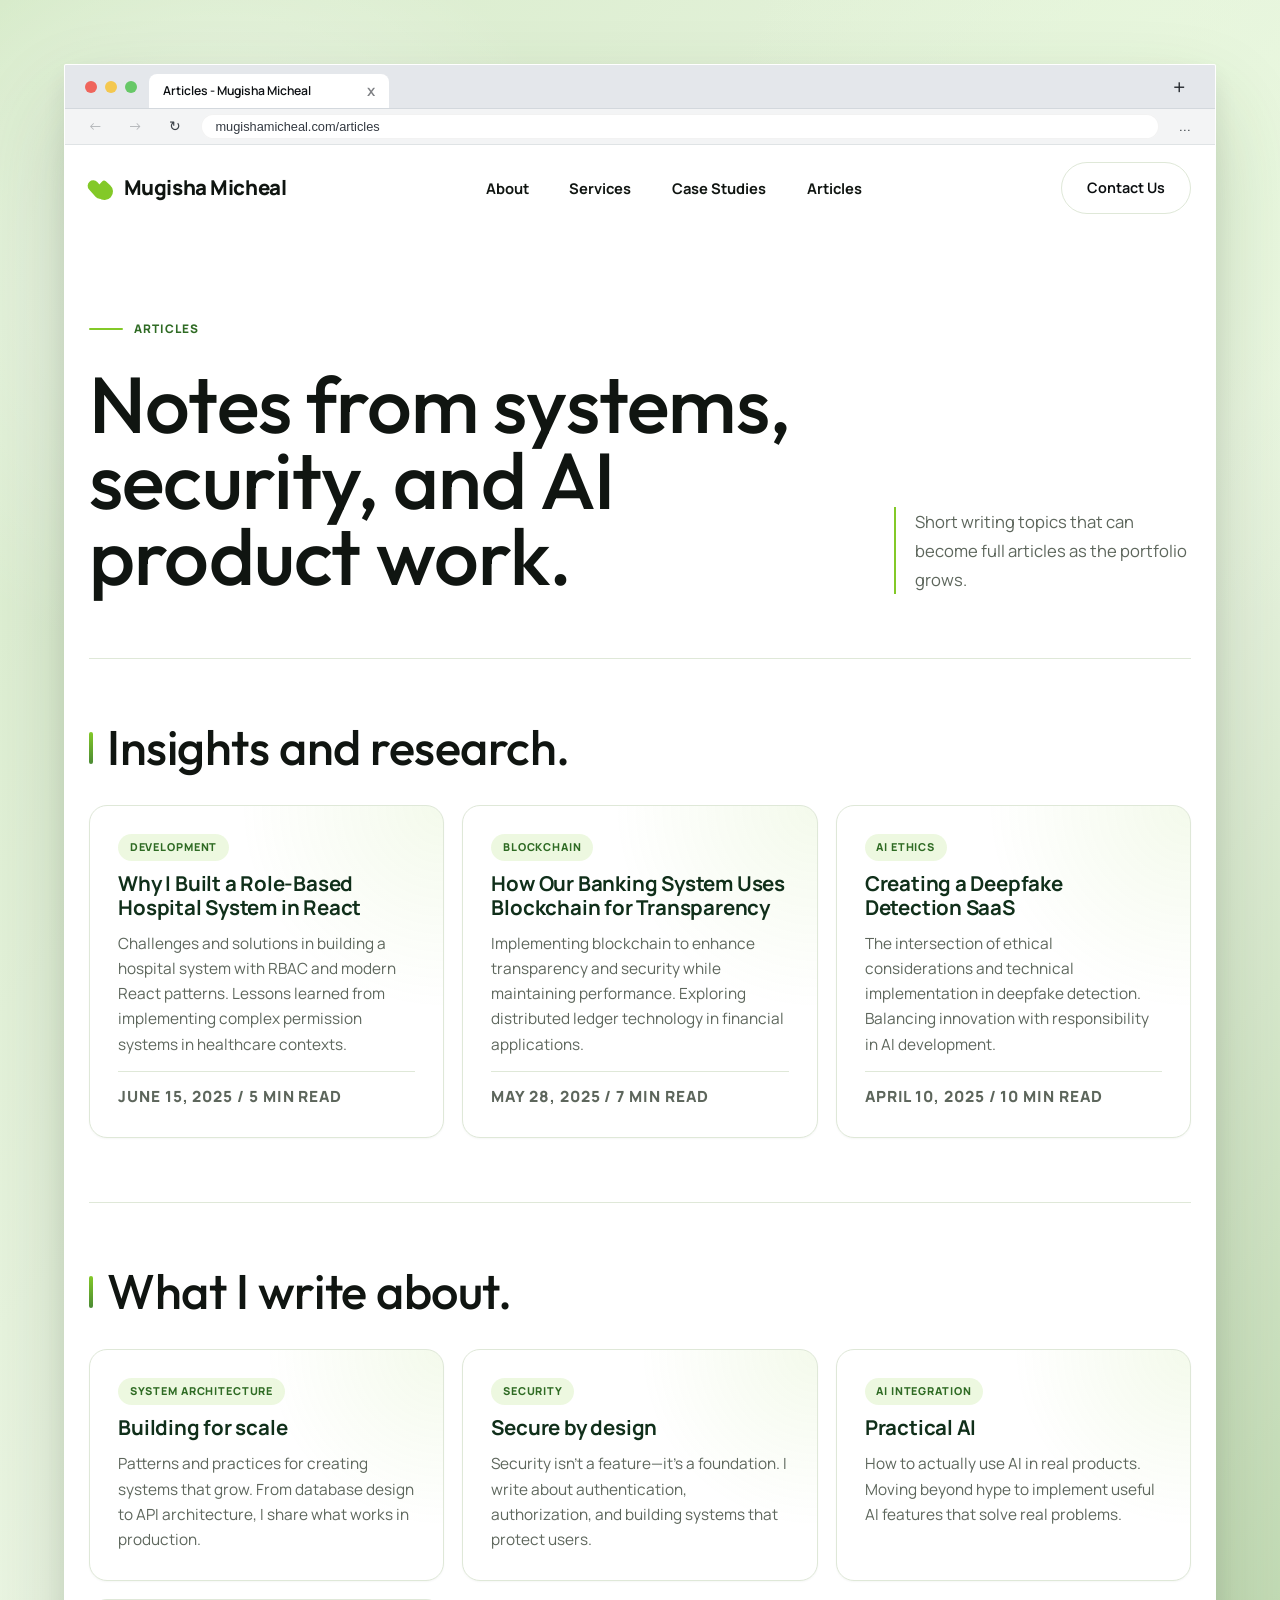
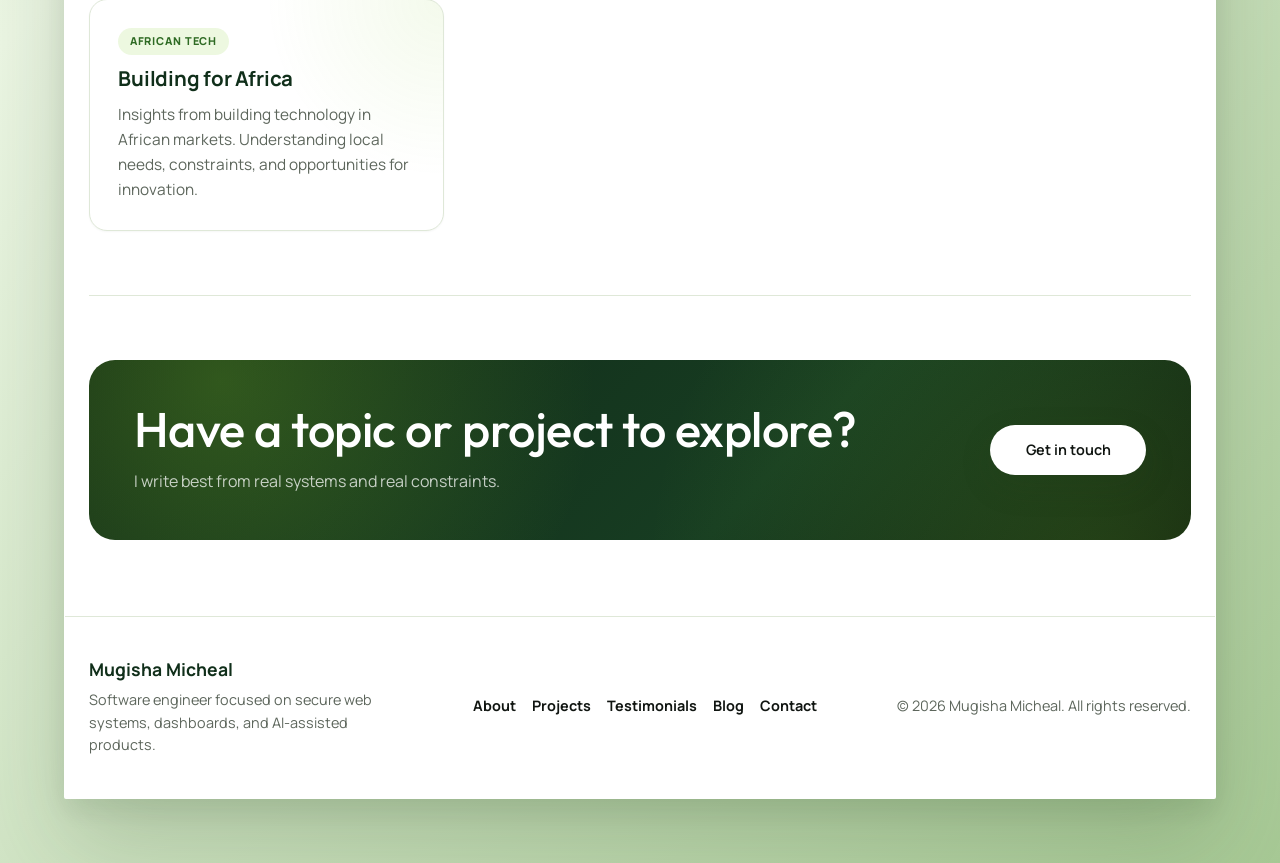
<file: blog.html>
<!DOCTYPE html>
<html lang="en">
<head>
  <meta charset="UTF-8" />
  <meta name="viewport" content="width=device-width, initial-scale=1.0" />
  <title>Articles | Mugisha Micheal</title>
  <meta name="theme-color" content="#102817" />
  <meta name="application-name" content="Mugisha Micheal" />
  <meta name="apple-mobile-web-app-capable" content="yes" />
  <meta name="apple-mobile-web-app-title" content="Mugisha Micheal" />
  <meta name="apple-mobile-web-app-status-bar-style" content="black-translucent" />
  <link rel="manifest" href="manifest.webmanifest" />
  <link rel="icon" type="image/png" sizes="192x192" href="assets/icons/icon-192.png" />
  <link rel="apple-touch-icon" href="assets/icons/apple-touch-icon.png" />
  <link rel="stylesheet" href="assets/css/style.css" />
  <link rel="preconnect" href="https://fonts.googleapis.com"><link rel="preconnect" href="https://fonts.gstatic.com" crossorigin><link href="https://fonts.googleapis.com/css2?family=Manrope:wght@400;500;600;700;800&family=Outfit:wght@500;600;700&display=swap" rel="stylesheet">
</head>
<body>
  <div class="browser-shell">
    <div class="browser-chrome" data-browser-chrome>
      <div class="window-dots" aria-label="Window controls">
        <button type="button" class="window-dot window-dot-close" data-window-action="close" aria-label="Close active tab"></button>
        <button type="button" class="window-dot window-dot-minimize" data-window-action="minimize" aria-label="Minimize browser frame"></button>
        <button type="button" class="window-dot window-dot-maximize" data-window-action="maximize" aria-label="Maximize browser frame"></button>
      </div>
      <div class="browser-tabs" data-browser-tabs role="tablist" aria-label="Browser tabs">
        <button type="button" class="browser-tab is-active" data-tab-id="home" role="tab" aria-selected="true">
          <span>Articles - Mugisha Micheal</span>
          <span class="tab-close" aria-hidden="true">x</span>
        </button>
      </div>
      <button type="button" class="browser-plus" data-new-tab aria-label="Open new tab">+</button>
    </div>
    <div class="browser-address">
      <button type="button" class="browser-control" data-browser-back aria-label="Go back">&larr;</button>
      <button type="button" class="browser-control" data-browser-forward aria-label="Go forward">&rarr;</button>
      <button type="button" class="browser-control" data-browser-refresh aria-label="Refresh current tab">&#8635;</button>
      <form class="address-form" data-address-form role="search">
        <label class="sr-only" for="browser-address-input">Search or enter website</label>
        <input id="browser-address-input" class="address-pill" data-address-input type="search" value="mugishamicheal.com/articles" autocomplete="off" spellcheck="false" />
      </form>
      <button type="button" class="browser-menu" data-browser-menu aria-label="Browser menu">...</button>
    </div>
    <div class="site-window">
    <header class="site-header"><div class="nav-wrap"><a href="index.html" class="logo"><span class="logo-mark" aria-hidden="true"></span>Mugisha Micheal</a><nav class="main-nav" id="main-nav"><a href="about.html">About</a><a href="index.html#services">Services</a><a href="projects.html">Case Studies</a><a href="blog.html">Articles</a></nav><div class="nav-actions"><a href="contact.html" class="btn btn-pill-dark">Contact Us</a><button class="nav-toggle" id="nav-toggle" aria-label="Toggle navigation" aria-expanded="false"><span></span><span></span><span></span></button></div></div></header>
    <main class="page-main">
      <section class="page-hero"><div><div class="section-kicker"><span></span>Articles</div><h1>Notes from systems, security, and AI product work.</h1></div><p>Short writing topics that can become full articles as the portfolio grows.</p></section>
      <section class="page-section"><h2>Insights and research.</h2><div class="page-grid">
        <article class="page-card"><span>Development</span><h3>Why I Built a Role-Based Hospital System in React</h3><p>Challenges and solutions in building a hospital system with RBAC and modern React patterns. Lessons learned from implementing complex permission systems in healthcare contexts.</p><p class="page-meta">June 15, 2025 / 5 min read</p></article>
        <article class="page-card"><span>Blockchain</span><h3>How Our Banking System Uses Blockchain for Transparency</h3><p>Implementing blockchain to enhance transparency and security while maintaining performance. Exploring distributed ledger technology in financial applications.</p><p class="page-meta">May 28, 2025 / 7 min read</p></article>
        <article class="page-card"><span>AI Ethics</span><h3>Creating a Deepfake Detection SaaS</h3><p>The intersection of ethical considerations and technical implementation in deepfake detection. Balancing innovation with responsibility in AI development.</p><p class="page-meta">April 10, 2025 / 10 min read</p></article>
      </div></section>

      <section class="page-section">
        <h2>What I write about.</h2>
        <div class="page-grid">
          <article class="page-card"><span>System architecture</span><h3>Building for scale</h3><p>Patterns and practices for creating systems that grow. From database design to API architecture, I share what works in production.</p></article>
          <article class="page-card"><span>Security</span><h3>Secure by design</h3><p>Security isn't a feature—it's a foundation. I write about authentication, authorization, and building systems that protect users.</p></article>
          <article class="page-card"><span>AI integration</span><h3>Practical AI</h3><p>How to actually use AI in real products. Moving beyond hype to implement useful AI features that solve real problems.</p></article>
          <article class="page-card"><span>African tech</span><h3>Building for Africa</h3><p>Insights from building technology in African markets. Understanding local needs, constraints, and opportunities for innovation.</p></article>
        </div>
      </section>
      <section class="page-cta"><div><h2>Have a topic or project to explore?</h2><p>I write best from real systems and real constraints.</p></div><a href="contact.html" class="btn btn-pill-light">Get in touch</a></section>
    </main>
    <footer class="site-footer"><div class="footer-brand"><strong>Mugisha Micheal</strong><p>Software engineer focused on secure web systems, dashboards, and AI-assisted products.</p></div><nav aria-label="Footer navigation"><a href="about.html">About</a><a href="projects.html">Projects</a><a href="testimonials.html">Testimonials</a><a href="blog.html">Blog</a><a href="contact.html">Contact</a></nav><p>&copy; 2026 Mugisha Micheal. All rights reserved.</p></footer>
  </div></div>
  <script src="assets/js/main.js"></script>
</body>
</html>
</file>
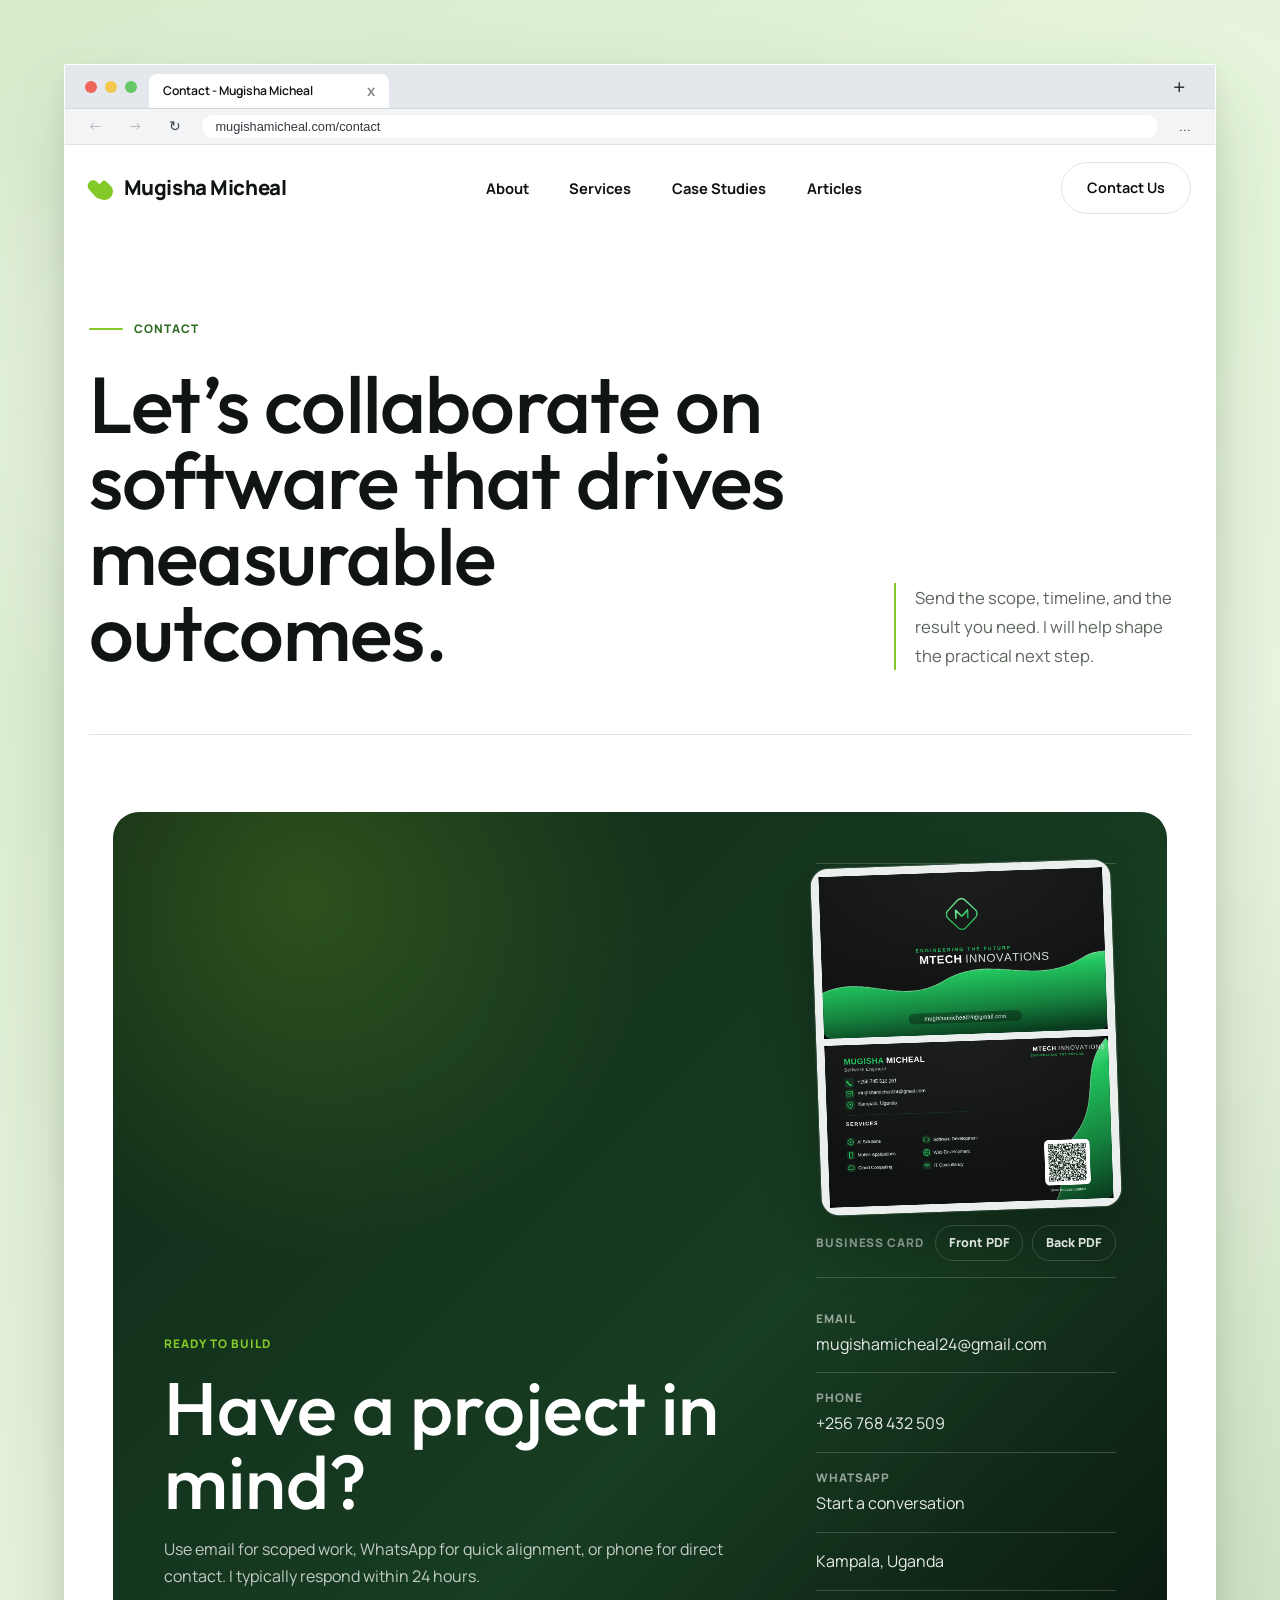
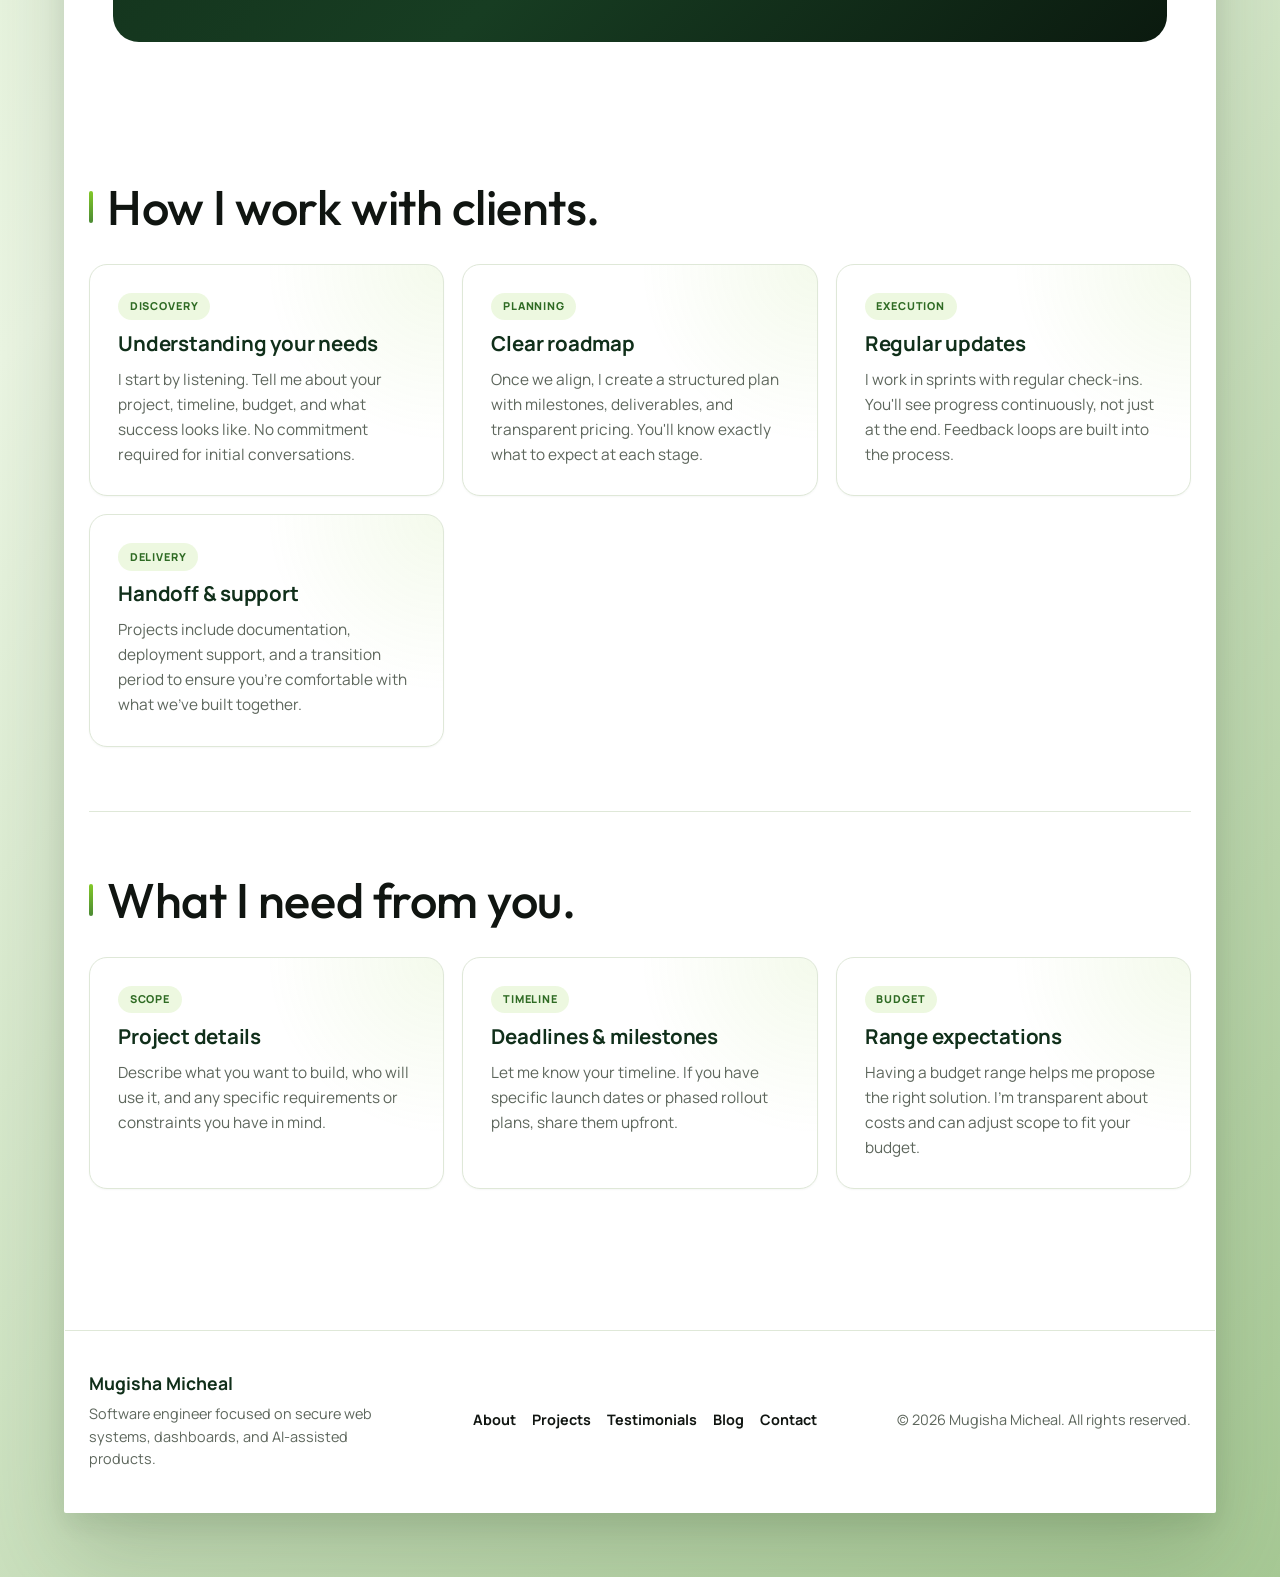
<file: contact.html>
<!DOCTYPE html>
<html lang="en">
<head>
  <meta charset="UTF-8" />
  <meta name="viewport" content="width=device-width, initial-scale=1.0" />
  <title>Contact | Mugisha Micheal</title>
  <meta name="theme-color" content="#102817" />
  <meta name="application-name" content="Mugisha Micheal" />
  <meta name="apple-mobile-web-app-capable" content="yes" />
  <meta name="apple-mobile-web-app-title" content="Mugisha Micheal" />
  <meta name="apple-mobile-web-app-status-bar-style" content="black-translucent" />
  <link rel="manifest" href="manifest.webmanifest" />
  <link rel="icon" type="image/png" sizes="192x192" href="assets/icons/icon-192.png" />
  <link rel="apple-touch-icon" href="assets/icons/apple-touch-icon.png" />
  <link rel="stylesheet" href="assets/css/style.css" />
  <link rel="preconnect" href="https://fonts.googleapis.com"><link rel="preconnect" href="https://fonts.gstatic.com" crossorigin><link href="https://fonts.googleapis.com/css2?family=Manrope:wght@400;500;600;700;800&family=Outfit:wght@500;600;700&display=swap" rel="stylesheet">
</head>
<body>
  <div class="browser-shell">
    <div class="browser-chrome" data-browser-chrome>
      <div class="window-dots" aria-label="Window controls">
        <button type="button" class="window-dot window-dot-close" data-window-action="close" aria-label="Close active tab"></button>
        <button type="button" class="window-dot window-dot-minimize" data-window-action="minimize" aria-label="Minimize browser frame"></button>
        <button type="button" class="window-dot window-dot-maximize" data-window-action="maximize" aria-label="Maximize browser frame"></button>
      </div>
      <div class="browser-tabs" data-browser-tabs role="tablist" aria-label="Browser tabs">
        <button type="button" class="browser-tab is-active" data-tab-id="home" role="tab" aria-selected="true">
          <span>Contact - Mugisha Micheal</span>
          <span class="tab-close" aria-hidden="true">x</span>
        </button>
      </div>
      <button type="button" class="browser-plus" data-new-tab aria-label="Open new tab">+</button>
    </div>
    <div class="browser-address">
      <button type="button" class="browser-control" data-browser-back aria-label="Go back">&larr;</button>
      <button type="button" class="browser-control" data-browser-forward aria-label="Go forward">&rarr;</button>
      <button type="button" class="browser-control" data-browser-refresh aria-label="Refresh current tab">&#8635;</button>
      <form class="address-form" data-address-form role="search">
        <label class="sr-only" for="browser-address-input">Search or enter website</label>
        <input id="browser-address-input" class="address-pill" data-address-input type="search" value="mugishamicheal.com/contact" autocomplete="off" spellcheck="false" />
      </form>
      <button type="button" class="browser-menu" data-browser-menu aria-label="Browser menu">...</button>
    </div>
    <div class="site-window">
    <header class="site-header"><div class="nav-wrap"><a href="index.html" class="logo"><span class="logo-mark" aria-hidden="true"></span>Mugisha Micheal</a><nav class="main-nav" id="main-nav"><a href="about.html">About</a><a href="index.html#services">Services</a><a href="projects.html">Case Studies</a><a href="blog.html">Articles</a></nav><div class="nav-actions"><a href="contact.html" class="btn btn-pill-dark">Contact Us</a><button class="nav-toggle" id="nav-toggle" aria-label="Toggle navigation" aria-expanded="false"><span></span><span></span><span></span></button></div></div></header>
    <main class="page-main">
      <section class="page-hero"><div><div class="section-kicker"><span></span>Contact</div><h1>Let’s collaborate on software that drives measurable outcomes.</h1></div><p>Send the scope, timeline, and the result you need. I will help shape the practical next step.</p></section>
      <section class="contact-section">
        <div class="contact-panel-v2">
          <div class="contact-copy"><span>Ready to build</span><h2>Have a project in mind?</h2><p>Use email for scoped work, WhatsApp for quick alignment, or phone for direct contact. I typically respond within 24 hours.</p></div>
          <div class="contact-methods">
            <figure class="business-card-showcase"><img src="assets/images/MTECH_BusinessCard_Preview.png" alt="MTECH Innovations business card preview" /><figcaption><span>Business card</span><a href="assets/businness%20cards/MTECH_BusinessCard_Front.pdf" target="_blank" rel="noopener">Front PDF</a><a href="assets/businness%20cards/MTECH_BusinessCard_Back.pdf" target="_blank" rel="noopener">Back PDF</a></figcaption></figure>
            <a href="mailto:mugishamicheal24@gmail.com"><span>Email</span>mugishamicheal24@gmail.com</a>
            <a href="tel:+256768432509"><span>Phone</span>+256 768 432 509</a>
            <a href="https://wa.me/256768432509"><span>WhatsApp</span>Start a conversation</a>
            <p>Kampala, Uganda</p>
          </div>
        </div>
      </section>

      <section class="page-section">
        <h2>How I work with clients.</h2>
        <div class="page-grid">
          <article class="page-card"><span>Discovery</span><h3>Understanding your needs</h3><p>I start by listening. Tell me about your project, timeline, budget, and what success looks like. No commitment required for initial conversations.</p></article>
          <article class="page-card"><span>Planning</span><h3>Clear roadmap</h3><p>Once we align, I create a structured plan with milestones, deliverables, and transparent pricing. You'll know exactly what to expect at each stage.</p></article>
          <article class="page-card"><span>Execution</span><h3>Regular updates</h3><p>I work in sprints with regular check-ins. You'll see progress continuously, not just at the end. Feedback loops are built into the process.</p></article>
          <article class="page-card"><span>Delivery</span><h3>Handoff &amp; support</h3><p>Projects include documentation, deployment support, and a transition period to ensure you're comfortable with what we've built together.</p></article>
        </div>
      </section>

      <section class="page-section">
        <h2>What I need from you.</h2>
        <div class="page-grid">
          <article class="page-card"><span>Scope</span><h3>Project details</h3><p>Describe what you want to build, who will use it, and any specific requirements or constraints you have in mind.</p></article>
          <article class="page-card"><span>Timeline</span><h3>Deadlines & milestones</h3><p>Let me know your timeline. If you have specific launch dates or phased rollout plans, share them upfront.</p></article>
          <article class="page-card"><span>Budget</span><h3>Range expectations</h3><p>Having a budget range helps me propose the right solution. I'm transparent about costs and can adjust scope to fit your budget.</p></article>
        </div>
      </section>
    </main>
    <footer class="site-footer"><div class="footer-brand"><strong>Mugisha Micheal</strong><p>Software engineer focused on secure web systems, dashboards, and AI-assisted products.</p></div><nav aria-label="Footer navigation"><a href="about.html">About</a><a href="projects.html">Projects</a><a href="testimonials.html">Testimonials</a><a href="blog.html">Blog</a><a href="contact.html">Contact</a></nav><p>&copy; 2026 Mugisha Micheal. All rights reserved.</p></footer>
  </div></div>
  <script src="assets/js/main.js"></script>
</body>
</html>
</file>
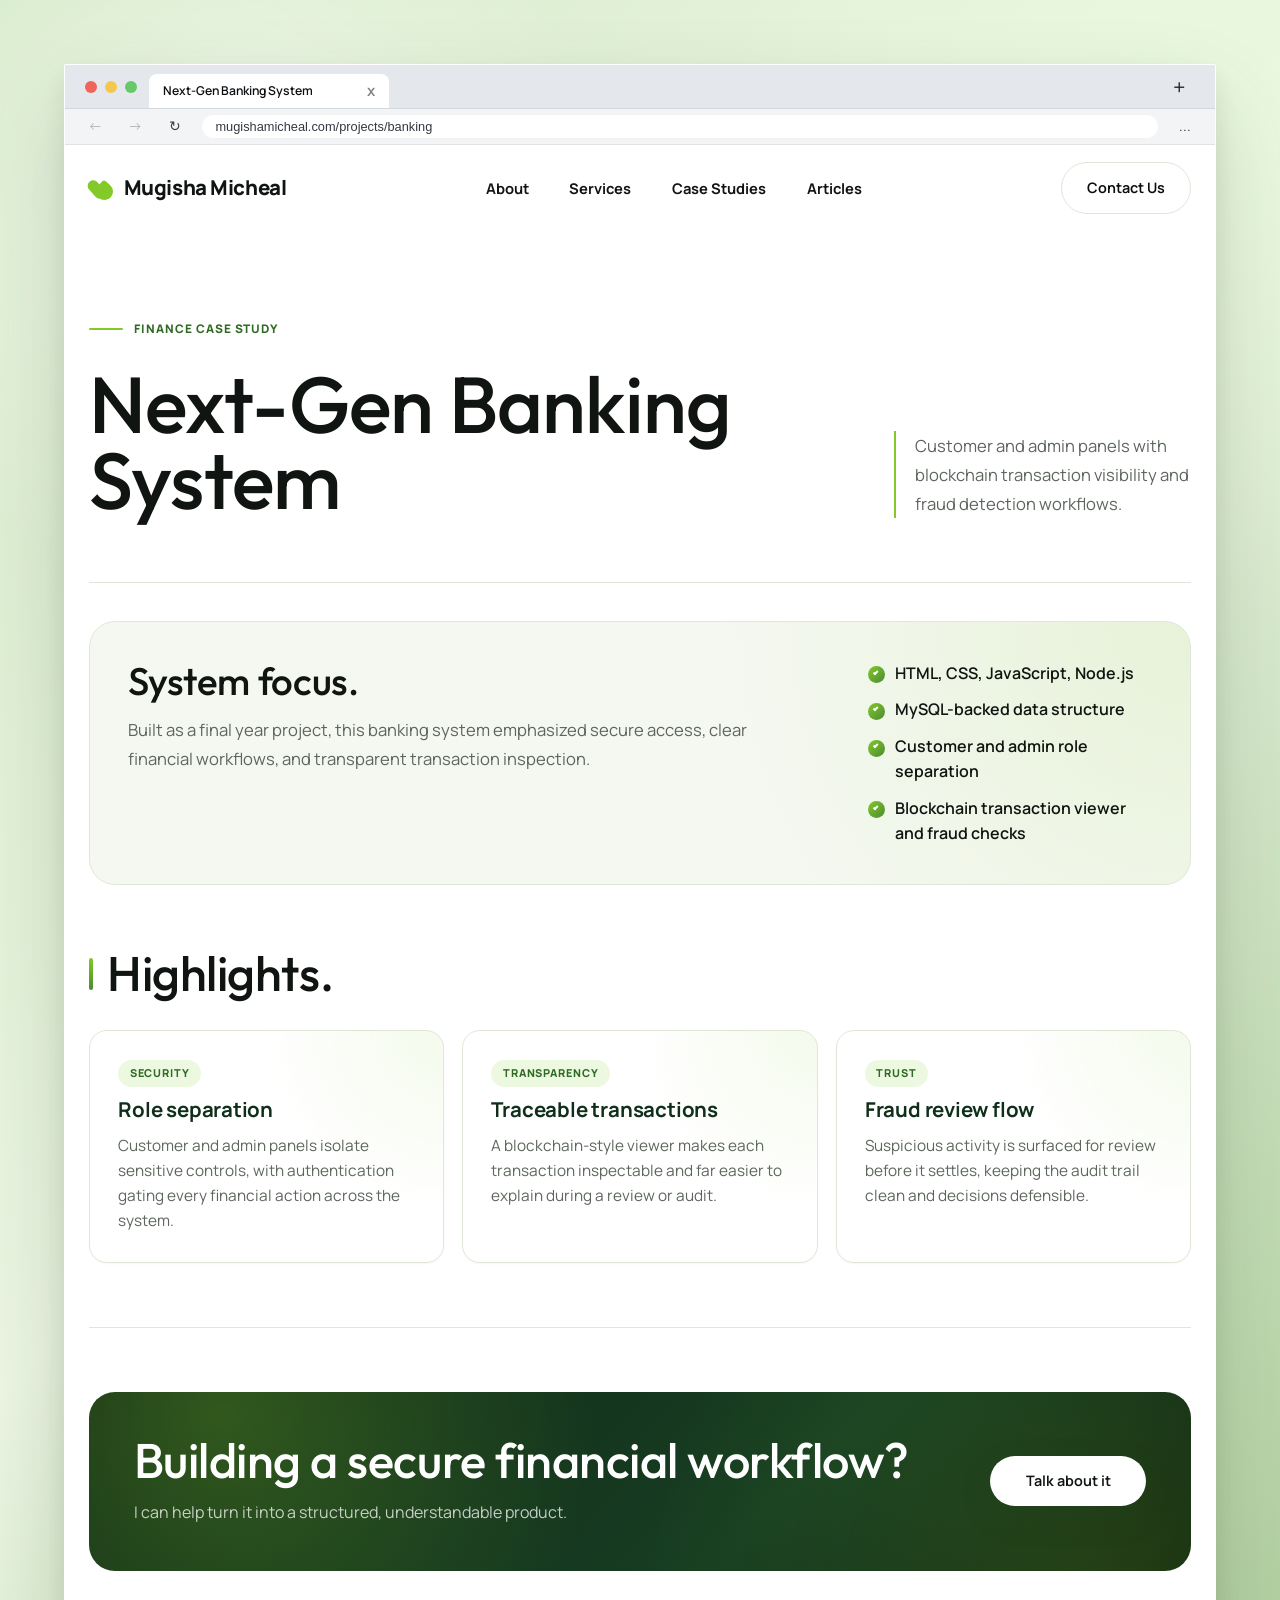
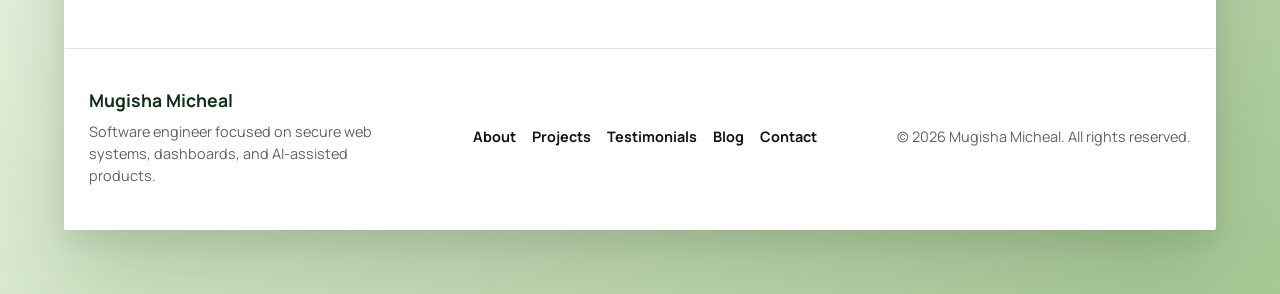
<file: project-banking.html>
<!DOCTYPE html>
<html lang="en">
<head>
  <meta charset="UTF-8" />
  <meta name="viewport" content="width=device-width, initial-scale=1.0" />
  <title>Next-Gen Banking System | Mugisha Micheal</title>
  <meta name="theme-color" content="#102817" />
  <meta name="application-name" content="Mugisha Micheal" />
  <meta name="apple-mobile-web-app-capable" content="yes" />
  <meta name="apple-mobile-web-app-title" content="Mugisha Micheal" />
  <meta name="apple-mobile-web-app-status-bar-style" content="black-translucent" />
  <link rel="manifest" href="manifest.webmanifest" />
  <link rel="icon" type="image/png" sizes="192x192" href="assets/icons/icon-192.png" />
  <link rel="apple-touch-icon" href="assets/icons/apple-touch-icon.png" />
  <link rel="stylesheet" href="assets/css/style.css" />
  <link rel="preconnect" href="https://fonts.googleapis.com"><link rel="preconnect" href="https://fonts.gstatic.com" crossorigin><link href="https://fonts.googleapis.com/css2?family=Manrope:wght@400;500;600;700;800&family=Outfit:wght@500;600;700&display=swap" rel="stylesheet">
</head>
<body>
  <div class="browser-shell">
    <div class="browser-chrome" data-browser-chrome>
      <div class="window-dots" aria-label="Window controls">
        <button type="button" class="window-dot window-dot-close" data-window-action="close" aria-label="Close active tab"></button>
        <button type="button" class="window-dot window-dot-minimize" data-window-action="minimize" aria-label="Minimize browser frame"></button>
        <button type="button" class="window-dot window-dot-maximize" data-window-action="maximize" aria-label="Maximize browser frame"></button>
      </div>
      <div class="browser-tabs" data-browser-tabs role="tablist" aria-label="Browser tabs">
        <button type="button" class="browser-tab is-active" data-tab-id="home" role="tab" aria-selected="true">
          <span>Next-Gen Banking System</span>
          <span class="tab-close" aria-hidden="true">x</span>
        </button>
      </div>
      <button type="button" class="browser-plus" data-new-tab aria-label="Open new tab">+</button>
    </div>
    <div class="browser-address">
      <button type="button" class="browser-control" data-browser-back aria-label="Go back">&larr;</button>
      <button type="button" class="browser-control" data-browser-forward aria-label="Go forward">&rarr;</button>
      <button type="button" class="browser-control" data-browser-refresh aria-label="Refresh current tab">&#8635;</button>
      <form class="address-form" data-address-form role="search">
        <label class="sr-only" for="browser-address-input">Search or enter website</label>
        <input id="browser-address-input" class="address-pill" data-address-input type="search" value="mugishamicheal.com/projects/banking" autocomplete="off" spellcheck="false" />
      </form>
      <button type="button" class="browser-menu" data-browser-menu aria-label="Browser menu">...</button>
    </div>
    <div class="site-window">
    <header class="site-header"><div class="nav-wrap"><a href="index.html" class="logo"><span class="logo-mark" aria-hidden="true"></span>Mugisha Micheal</a><nav class="main-nav" id="main-nav"><a href="about.html">About</a><a href="index.html#services">Services</a><a href="projects.html">Case Studies</a><a href="blog.html">Articles</a></nav><div class="nav-actions"><a href="contact.html" class="btn btn-pill-dark">Contact Us</a><button class="nav-toggle" id="nav-toggle" aria-label="Toggle navigation" aria-expanded="false"><span></span><span></span><span></span></button></div></div></header>
    <main class="page-main">
      <section class="page-hero"><div><div class="section-kicker"><span></span>Finance case study</div><h1>Next-Gen Banking System</h1></div><p>Customer and admin panels with blockchain transaction visibility and fraud detection workflows.</p></section>
      <section class="detail-panel"><div><h2>System focus.</h2><p class="page-intro">Built as a final year project, this banking system emphasized secure access, clear financial workflows, and transparent transaction inspection.</p></div><ul><li>HTML, CSS, JavaScript, Node.js</li><li>MySQL-backed data structure</li><li>Customer and admin role separation</li><li>Blockchain transaction viewer and fraud checks</li></ul></section>
      <section class="page-section">
        <h2>Highlights.</h2>
        <div class="page-grid">
          <article class="page-card"><span>Security</span><h3>Role separation</h3><p>Customer and admin panels isolate sensitive controls, with authentication gating every financial action across the system.</p></article>
          <article class="page-card"><span>Transparency</span><h3>Traceable transactions</h3><p>A blockchain-style viewer makes each transaction inspectable and far easier to explain during a review or audit.</p></article>
          <article class="page-card"><span>Trust</span><h3>Fraud review flow</h3><p>Suspicious activity is surfaced for review before it settles, keeping the audit trail clean and decisions defensible.</p></article>
        </div>
      </section>
      <section class="page-cta"><div><h2>Building a secure financial workflow?</h2><p>I can help turn it into a structured, understandable product.</p></div><a href="contact.html" class="btn btn-pill-light">Talk about it</a></section>
    </main>
    <footer class="site-footer"><div class="footer-brand"><strong>Mugisha Micheal</strong><p>Software engineer focused on secure web systems, dashboards, and AI-assisted products.</p></div><nav aria-label="Footer navigation"><a href="about.html">About</a><a href="projects.html">Projects</a><a href="testimonials.html">Testimonials</a><a href="blog.html">Blog</a><a href="contact.html">Contact</a></nav><p>&copy; 2026 Mugisha Micheal. All rights reserved.</p></footer>
  </div></div>
  <script src="assets/js/main.js"></script>
</body>
</html>
</file>
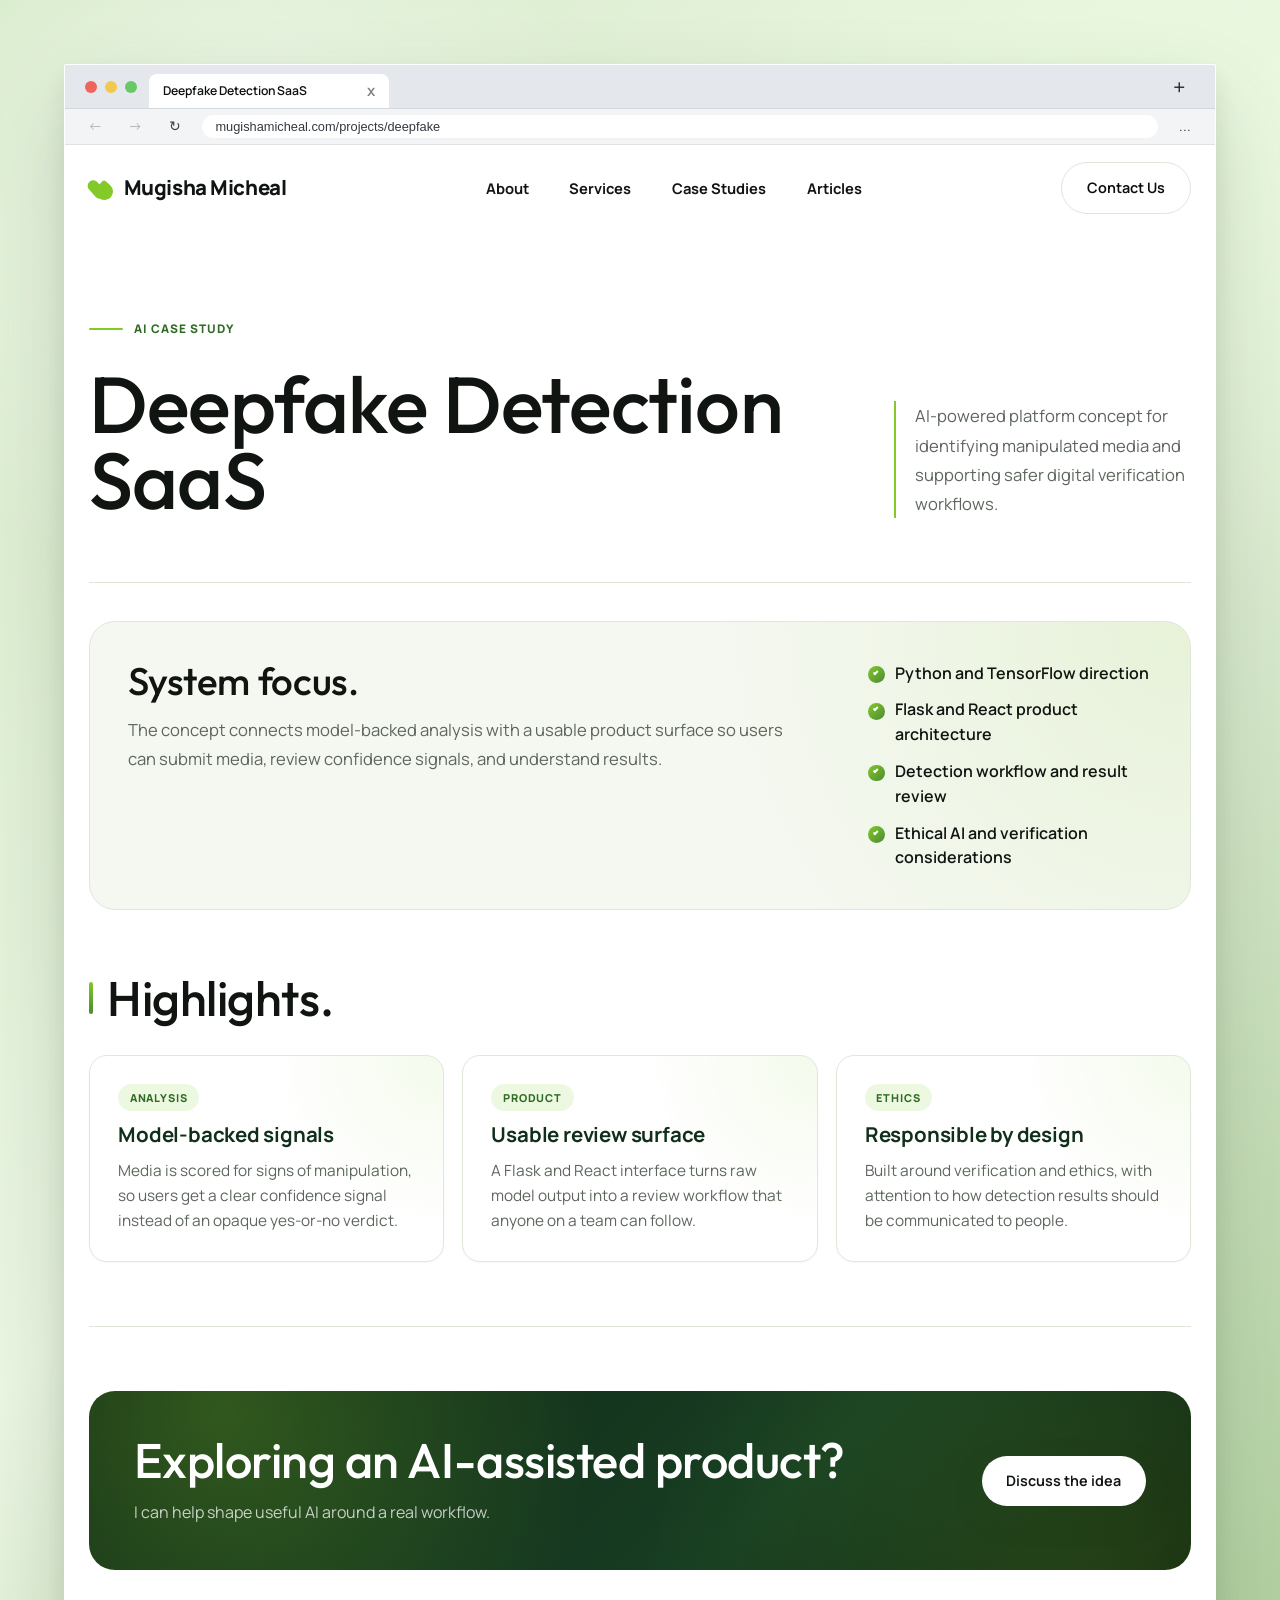
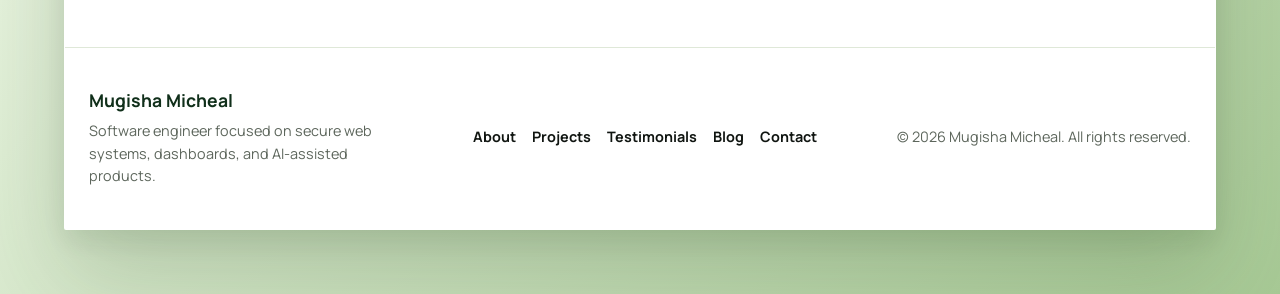
<file: project-deepfake.html>
<!DOCTYPE html>
<html lang="en">
<head>
  <meta charset="UTF-8" />
  <meta name="viewport" content="width=device-width, initial-scale=1.0" />
  <title>Deepfake Detection SaaS | Mugisha Micheal</title>
  <meta name="theme-color" content="#102817" />
  <meta name="application-name" content="Mugisha Micheal" />
  <meta name="apple-mobile-web-app-capable" content="yes" />
  <meta name="apple-mobile-web-app-title" content="Mugisha Micheal" />
  <meta name="apple-mobile-web-app-status-bar-style" content="black-translucent" />
  <link rel="manifest" href="manifest.webmanifest" />
  <link rel="icon" type="image/png" sizes="192x192" href="assets/icons/icon-192.png" />
  <link rel="apple-touch-icon" href="assets/icons/apple-touch-icon.png" />
  <link rel="stylesheet" href="assets/css/style.css" />
  <link rel="preconnect" href="https://fonts.googleapis.com"><link rel="preconnect" href="https://fonts.gstatic.com" crossorigin><link href="https://fonts.googleapis.com/css2?family=Manrope:wght@400;500;600;700;800&family=Outfit:wght@500;600;700&display=swap" rel="stylesheet">
</head>
<body>
  <div class="browser-shell">
    <div class="browser-chrome" data-browser-chrome>
      <div class="window-dots" aria-label="Window controls">
        <button type="button" class="window-dot window-dot-close" data-window-action="close" aria-label="Close active tab"></button>
        <button type="button" class="window-dot window-dot-minimize" data-window-action="minimize" aria-label="Minimize browser frame"></button>
        <button type="button" class="window-dot window-dot-maximize" data-window-action="maximize" aria-label="Maximize browser frame"></button>
      </div>
      <div class="browser-tabs" data-browser-tabs role="tablist" aria-label="Browser tabs">
        <button type="button" class="browser-tab is-active" data-tab-id="home" role="tab" aria-selected="true">
          <span>Deepfake Detection SaaS</span>
          <span class="tab-close" aria-hidden="true">x</span>
        </button>
      </div>
      <button type="button" class="browser-plus" data-new-tab aria-label="Open new tab">+</button>
    </div>
    <div class="browser-address">
      <button type="button" class="browser-control" data-browser-back aria-label="Go back">&larr;</button>
      <button type="button" class="browser-control" data-browser-forward aria-label="Go forward">&rarr;</button>
      <button type="button" class="browser-control" data-browser-refresh aria-label="Refresh current tab">&#8635;</button>
      <form class="address-form" data-address-form role="search">
        <label class="sr-only" for="browser-address-input">Search or enter website</label>
        <input id="browser-address-input" class="address-pill" data-address-input type="search" value="mugishamicheal.com/projects/deepfake" autocomplete="off" spellcheck="false" />
      </form>
      <button type="button" class="browser-menu" data-browser-menu aria-label="Browser menu">...</button>
    </div>
    <div class="site-window">
    <header class="site-header"><div class="nav-wrap"><a href="index.html" class="logo"><span class="logo-mark" aria-hidden="true"></span>Mugisha Micheal</a><nav class="main-nav" id="main-nav"><a href="about.html">About</a><a href="index.html#services">Services</a><a href="projects.html">Case Studies</a><a href="blog.html">Articles</a></nav><div class="nav-actions"><a href="contact.html" class="btn btn-pill-dark">Contact Us</a><button class="nav-toggle" id="nav-toggle" aria-label="Toggle navigation" aria-expanded="false"><span></span><span></span><span></span></button></div></div></header>
    <main class="page-main">
      <section class="page-hero"><div><div class="section-kicker"><span></span>AI case study</div><h1>Deepfake Detection SaaS</h1></div><p>AI-powered platform concept for identifying manipulated media and supporting safer digital verification workflows.</p></section>
      <section class="detail-panel"><div><h2>System focus.</h2><p class="page-intro">The concept connects model-backed analysis with a usable product surface so users can submit media, review confidence signals, and understand results.</p></div><ul><li>Python and TensorFlow direction</li><li>Flask and React product architecture</li><li>Detection workflow and result review</li><li>Ethical AI and verification considerations</li></ul></section>
      <section class="page-section">
        <h2>Highlights.</h2>
        <div class="page-grid">
          <article class="page-card"><span>Analysis</span><h3>Model-backed signals</h3><p>Media is scored for signs of manipulation, so users get a clear confidence signal instead of an opaque yes-or-no verdict.</p></article>
          <article class="page-card"><span>Product</span><h3>Usable review surface</h3><p>A Flask and React interface turns raw model output into a review workflow that anyone on a team can follow.</p></article>
          <article class="page-card"><span>Ethics</span><h3>Responsible by design</h3><p>Built around verification and ethics, with attention to how detection results should be communicated to people.</p></article>
        </div>
      </section>
      <section class="page-cta"><div><h2>Exploring an AI-assisted product?</h2><p>I can help shape useful AI around a real workflow.</p></div><a href="contact.html" class="btn btn-pill-light">Discuss the idea</a></section>
    </main>
    <footer class="site-footer"><div class="footer-brand"><strong>Mugisha Micheal</strong><p>Software engineer focused on secure web systems, dashboards, and AI-assisted products.</p></div><nav aria-label="Footer navigation"><a href="about.html">About</a><a href="projects.html">Projects</a><a href="testimonials.html">Testimonials</a><a href="blog.html">Blog</a><a href="contact.html">Contact</a></nav><p>&copy; 2026 Mugisha Micheal. All rights reserved.</p></footer>
  </div></div>
  <script src="assets/js/main.js"></script>
</body>
</html>
</file>
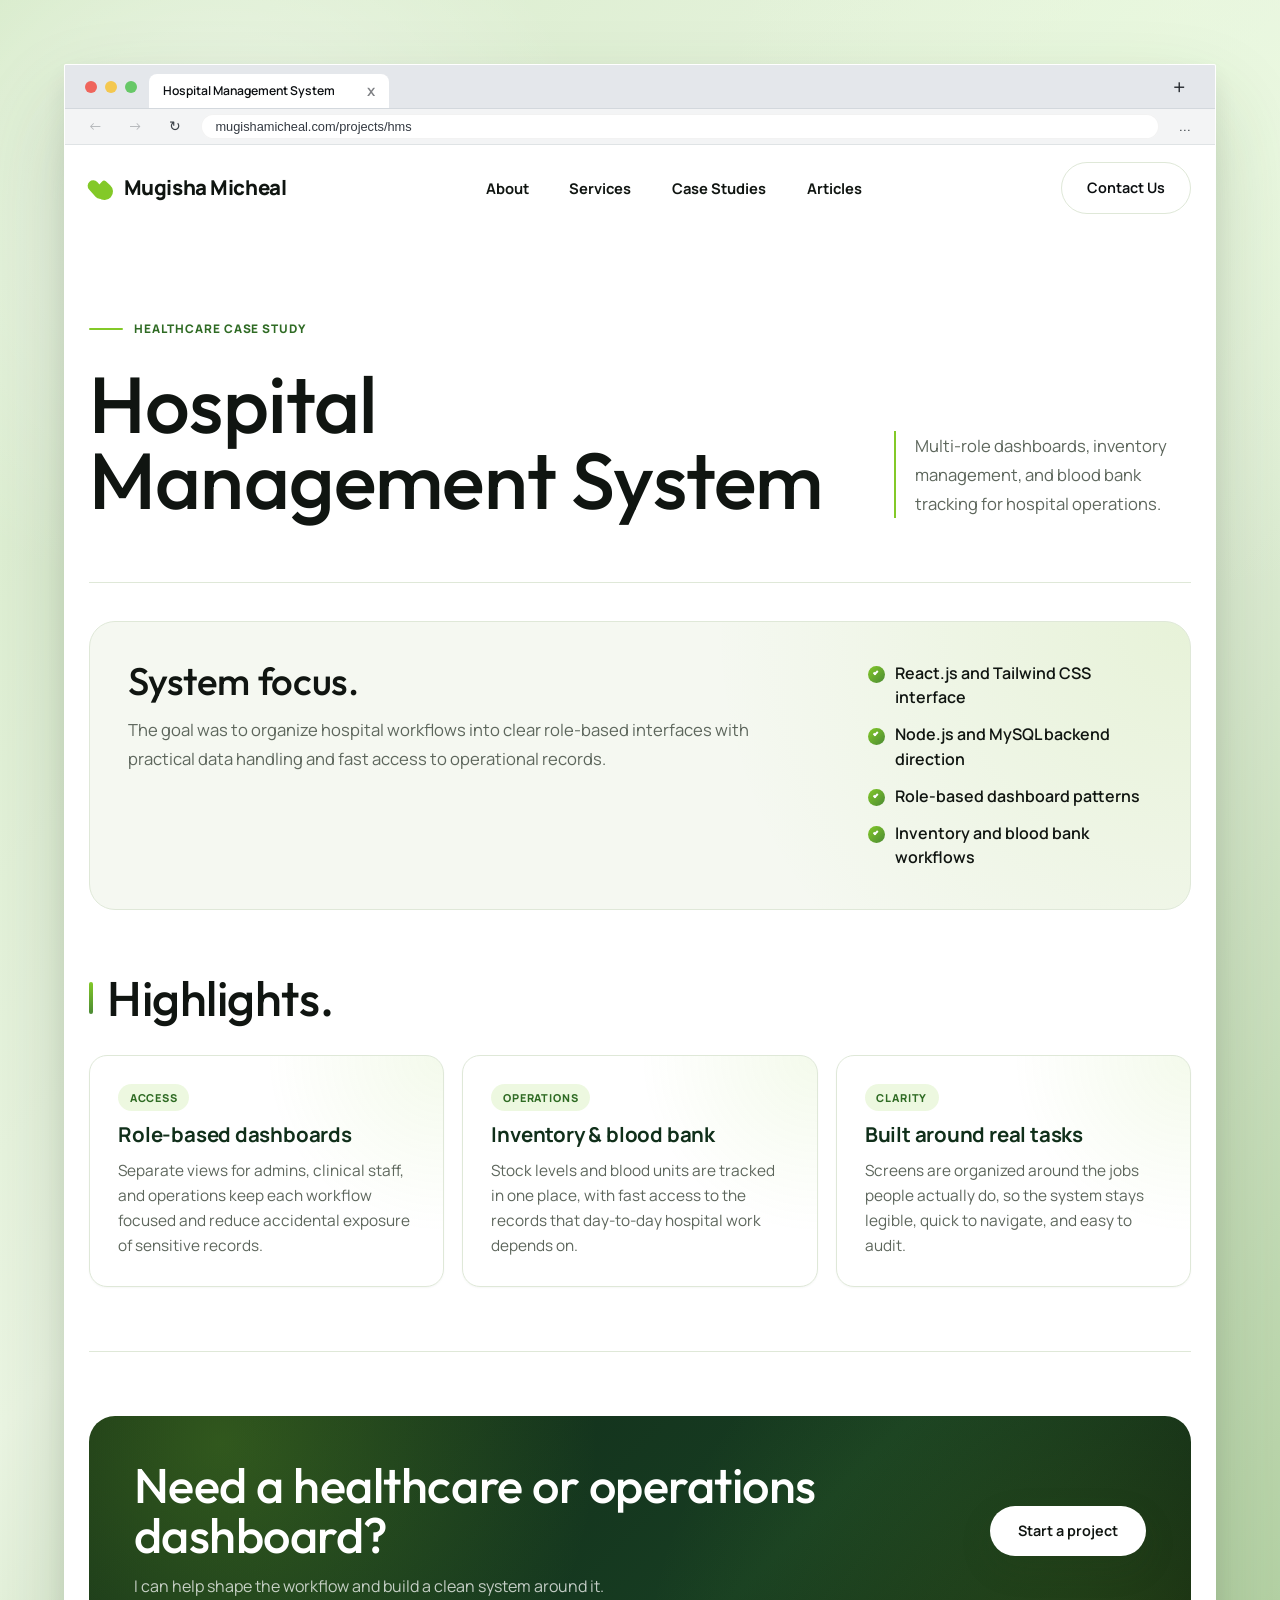
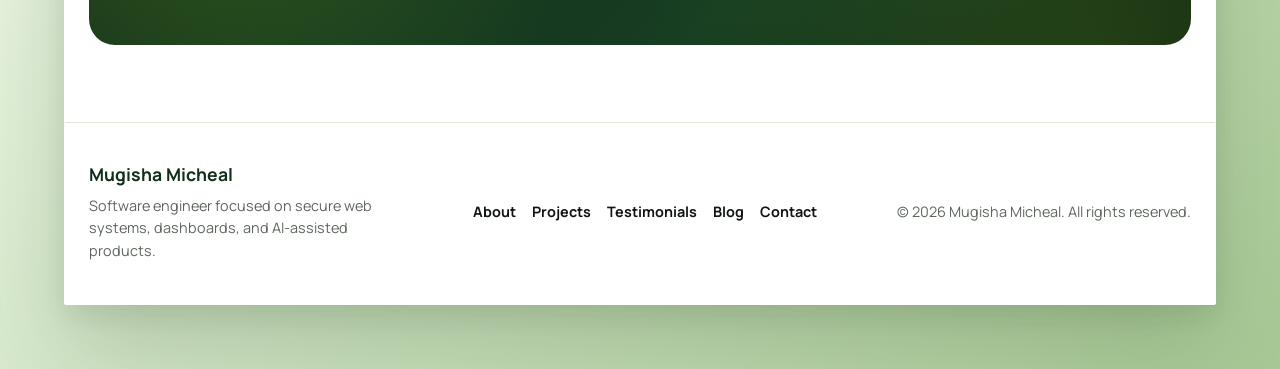
<file: project-hms.html>
<!DOCTYPE html>
<html lang="en">
<head>
  <meta charset="UTF-8" />
  <meta name="viewport" content="width=device-width, initial-scale=1.0" />
  <title>Hospital Management System | Mugisha Micheal</title>
  <meta name="theme-color" content="#102817" />
  <meta name="application-name" content="Mugisha Micheal" />
  <meta name="apple-mobile-web-app-capable" content="yes" />
  <meta name="apple-mobile-web-app-title" content="Mugisha Micheal" />
  <meta name="apple-mobile-web-app-status-bar-style" content="black-translucent" />
  <link rel="manifest" href="manifest.webmanifest" />
  <link rel="icon" type="image/png" sizes="192x192" href="assets/icons/icon-192.png" />
  <link rel="apple-touch-icon" href="assets/icons/apple-touch-icon.png" />
  <link rel="stylesheet" href="assets/css/style.css" />
  <link rel="preconnect" href="https://fonts.googleapis.com"><link rel="preconnect" href="https://fonts.gstatic.com" crossorigin><link href="https://fonts.googleapis.com/css2?family=Manrope:wght@400;500;600;700;800&family=Outfit:wght@500;600;700&display=swap" rel="stylesheet">
</head>
<body>
  <div class="browser-shell">
    <div class="browser-chrome" data-browser-chrome>
      <div class="window-dots" aria-label="Window controls">
        <button type="button" class="window-dot window-dot-close" data-window-action="close" aria-label="Close active tab"></button>
        <button type="button" class="window-dot window-dot-minimize" data-window-action="minimize" aria-label="Minimize browser frame"></button>
        <button type="button" class="window-dot window-dot-maximize" data-window-action="maximize" aria-label="Maximize browser frame"></button>
      </div>
      <div class="browser-tabs" data-browser-tabs role="tablist" aria-label="Browser tabs">
        <button type="button" class="browser-tab is-active" data-tab-id="home" role="tab" aria-selected="true">
          <span>Hospital Management System</span>
          <span class="tab-close" aria-hidden="true">x</span>
        </button>
      </div>
      <button type="button" class="browser-plus" data-new-tab aria-label="Open new tab">+</button>
    </div>
    <div class="browser-address">
      <button type="button" class="browser-control" data-browser-back aria-label="Go back">&larr;</button>
      <button type="button" class="browser-control" data-browser-forward aria-label="Go forward">&rarr;</button>
      <button type="button" class="browser-control" data-browser-refresh aria-label="Refresh current tab">&#8635;</button>
      <form class="address-form" data-address-form role="search">
        <label class="sr-only" for="browser-address-input">Search or enter website</label>
        <input id="browser-address-input" class="address-pill" data-address-input type="search" value="mugishamicheal.com/projects/hms" autocomplete="off" spellcheck="false" />
      </form>
      <button type="button" class="browser-menu" data-browser-menu aria-label="Browser menu">...</button>
    </div>
    <div class="site-window">
    <header class="site-header"><div class="nav-wrap"><a href="index.html" class="logo"><span class="logo-mark" aria-hidden="true"></span>Mugisha Micheal</a><nav class="main-nav" id="main-nav"><a href="about.html">About</a><a href="index.html#services">Services</a><a href="projects.html">Case Studies</a><a href="blog.html">Articles</a></nav><div class="nav-actions"><a href="contact.html" class="btn btn-pill-dark">Contact Us</a><button class="nav-toggle" id="nav-toggle" aria-label="Toggle navigation" aria-expanded="false"><span></span><span></span><span></span></button></div></div></header>
    <main class="page-main">
      <section class="page-hero"><div><div class="section-kicker"><span></span>Healthcare case study</div><h1>Hospital Management System</h1></div><p>Multi-role dashboards, inventory management, and blood bank tracking for hospital operations.</p></section>
      <section class="detail-panel"><div><h2>System focus.</h2><p class="page-intro">The goal was to organize hospital workflows into clear role-based interfaces with practical data handling and fast access to operational records.</p></div><ul><li>React.js and Tailwind CSS interface</li><li>Node.js and MySQL backend direction</li><li>Role-based dashboard patterns</li><li>Inventory and blood bank workflows</li></ul></section>
      <section class="page-section">
        <h2>Highlights.</h2>
        <div class="page-grid">
          <article class="page-card"><span>Access</span><h3>Role-based dashboards</h3><p>Separate views for admins, clinical staff, and operations keep each workflow focused and reduce accidental exposure of sensitive records.</p></article>
          <article class="page-card"><span>Operations</span><h3>Inventory &amp; blood bank</h3><p>Stock levels and blood units are tracked in one place, with fast access to the records that day-to-day hospital work depends on.</p></article>
          <article class="page-card"><span>Clarity</span><h3>Built around real tasks</h3><p>Screens are organized around the jobs people actually do, so the system stays legible, quick to navigate, and easy to audit.</p></article>
        </div>
      </section>
      <section class="page-cta"><div><h2>Need a healthcare or operations dashboard?</h2><p>I can help shape the workflow and build a clean system around it.</p></div><a href="contact.html" class="btn btn-pill-light">Start a project</a></section>
    </main>
    <footer class="site-footer"><div class="footer-brand"><strong>Mugisha Micheal</strong><p>Software engineer focused on secure web systems, dashboards, and AI-assisted products.</p></div><nav aria-label="Footer navigation"><a href="about.html">About</a><a href="projects.html">Projects</a><a href="testimonials.html">Testimonials</a><a href="blog.html">Blog</a><a href="contact.html">Contact</a></nav><p>&copy; 2026 Mugisha Micheal. All rights reserved.</p></footer>
  </div></div>
  <script src="assets/js/main.js"></script>
</body>
</html>
</file>
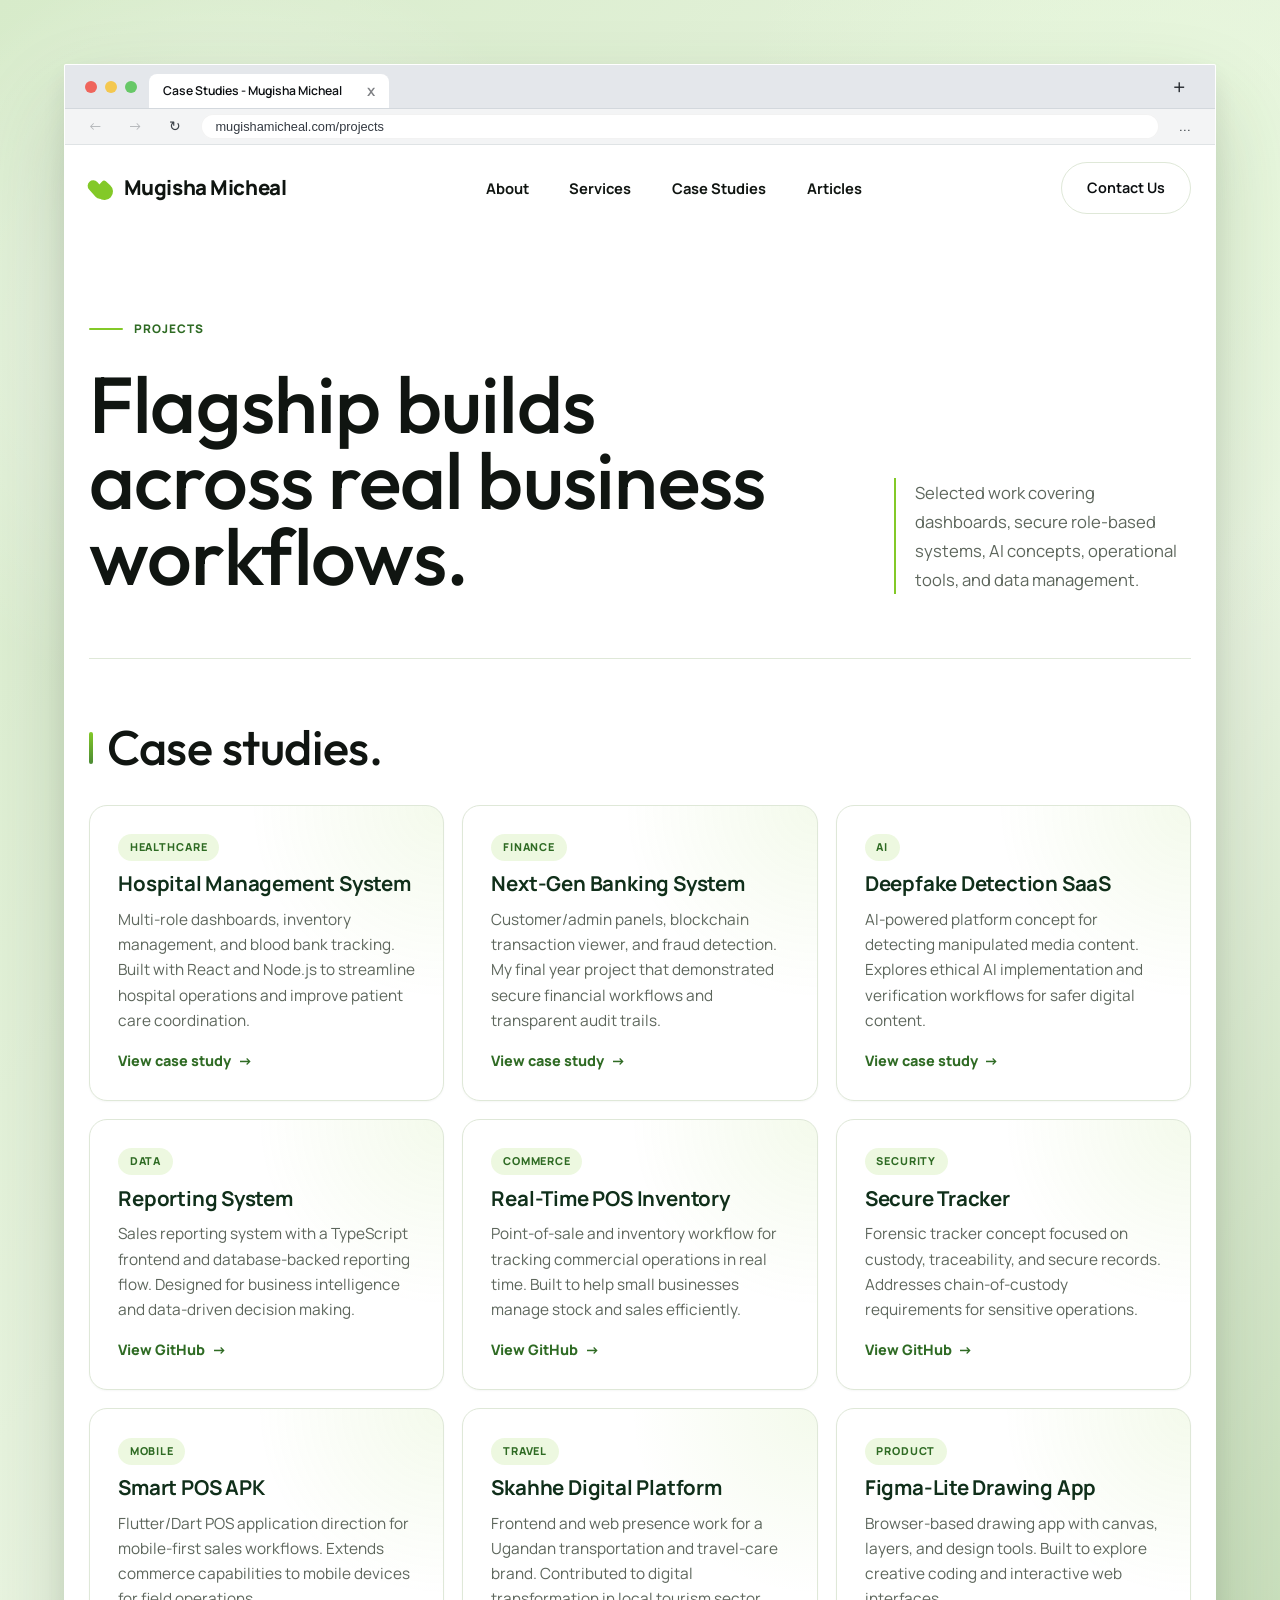
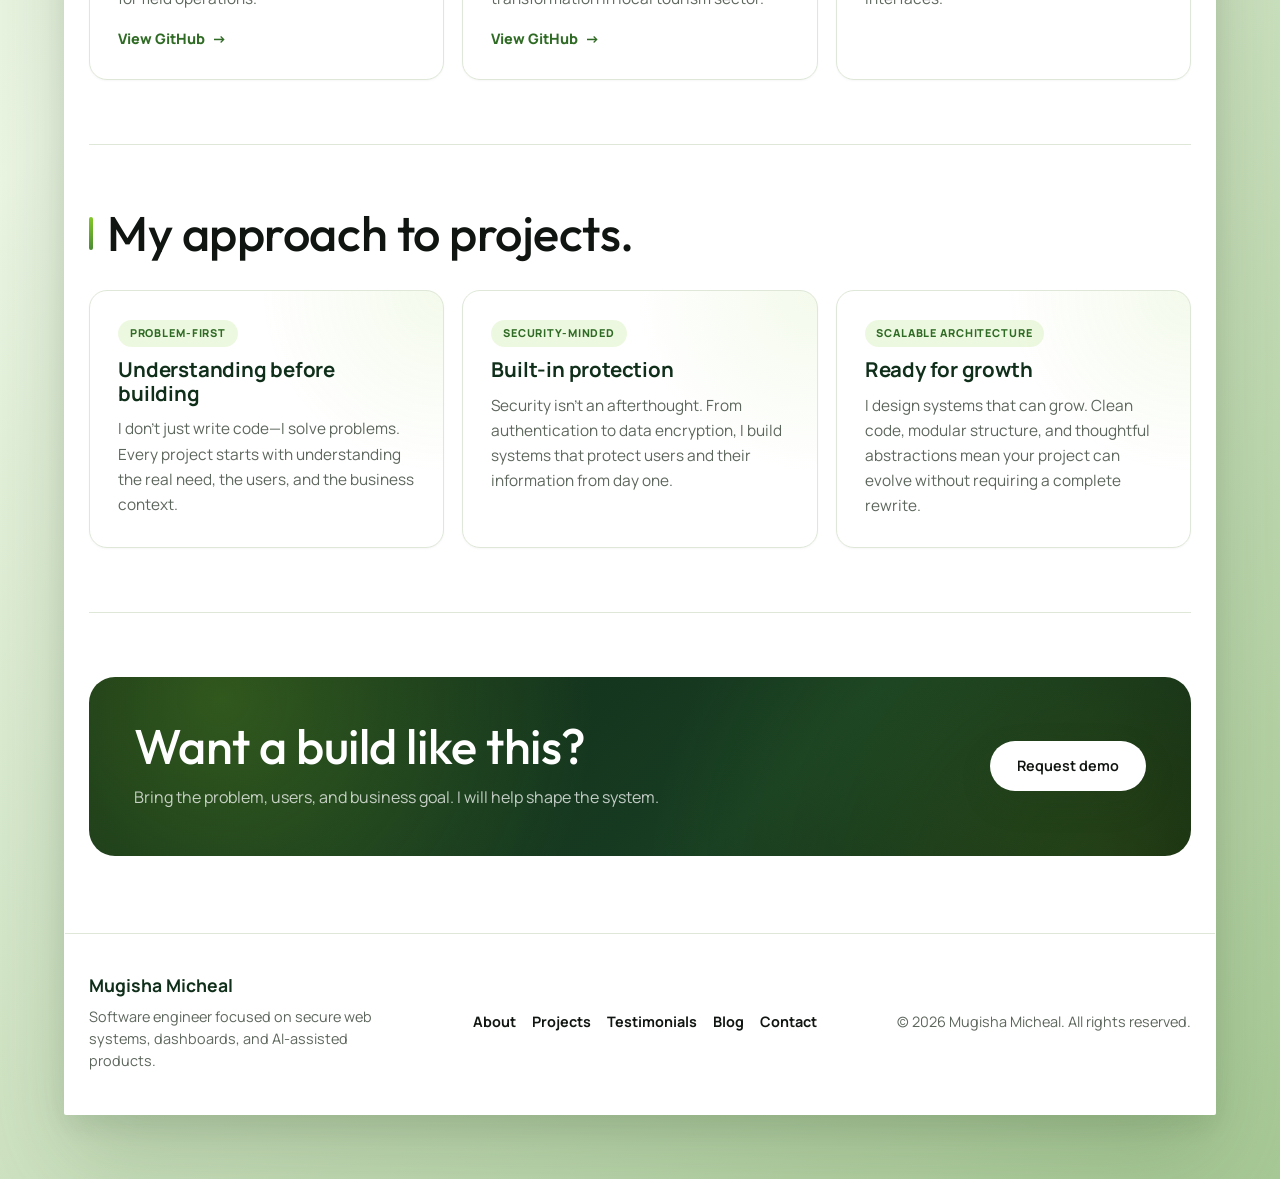
<file: projects.html>
<!DOCTYPE html>
<html lang="en">
<head>
  <meta charset="UTF-8" />
  <meta name="viewport" content="width=device-width, initial-scale=1.0" />
  <title>Projects | Mugisha Micheal</title>
  <meta name="description" content="Selected software projects by Mugisha Micheal across healthcare, finance, AI, operations, and data workflows." />
  <meta name="theme-color" content="#102817" />
  <meta name="application-name" content="Mugisha Micheal" />
  <meta name="apple-mobile-web-app-capable" content="yes" />
  <meta name="apple-mobile-web-app-title" content="Mugisha Micheal" />
  <meta name="apple-mobile-web-app-status-bar-style" content="black-translucent" />
  <link rel="preconnect" href="https://fonts.googleapis.com">
  <link rel="preconnect" href="https://fonts.gstatic.com" crossorigin>
  <link href="https://fonts.googleapis.com/css2?family=Manrope:wght@400;500;600;700;800&family=Outfit:wght@500;600;700&display=swap" rel="stylesheet">
  <link rel="manifest" href="manifest.webmanifest" />
  <link rel="icon" type="image/png" sizes="192x192" href="assets/icons/icon-192.png" />
  <link rel="apple-touch-icon" href="assets/icons/apple-touch-icon.png" />
  <link rel="stylesheet" href="assets/css/style.css" />
</head>
<body>
  <div class="browser-shell">
    <div class="browser-chrome" data-browser-chrome>
      <div class="window-dots" aria-label="Window controls">
        <button type="button" class="window-dot window-dot-close" data-window-action="close" aria-label="Close active tab"></button>
        <button type="button" class="window-dot window-dot-minimize" data-window-action="minimize" aria-label="Minimize browser frame"></button>
        <button type="button" class="window-dot window-dot-maximize" data-window-action="maximize" aria-label="Maximize browser frame"></button>
      </div>
      <div class="browser-tabs" data-browser-tabs role="tablist" aria-label="Browser tabs">
        <button type="button" class="browser-tab is-active" data-tab-id="home" role="tab" aria-selected="true">
          <span>Case Studies - Mugisha Micheal</span>
          <span class="tab-close" aria-hidden="true">x</span>
        </button>
      </div>
      <button type="button" class="browser-plus" data-new-tab aria-label="Open new tab">+</button>
    </div>
    <div class="browser-address">
      <button type="button" class="browser-control" data-browser-back aria-label="Go back">&larr;</button>
      <button type="button" class="browser-control" data-browser-forward aria-label="Go forward">&rarr;</button>
      <button type="button" class="browser-control" data-browser-refresh aria-label="Refresh current tab">&#8635;</button>
      <form class="address-form" data-address-form role="search">
        <label class="sr-only" for="browser-address-input">Search or enter website</label>
        <input id="browser-address-input" class="address-pill" data-address-input type="search" value="mugishamicheal.com/projects" autocomplete="off" spellcheck="false" />
      </form>
      <button type="button" class="browser-menu" data-browser-menu aria-label="Browser menu">...</button>
    </div>
    <div class="site-window">
    <header class="site-header"><div class="nav-wrap"><a href="index.html" class="logo"><span class="logo-mark" aria-hidden="true"></span>Mugisha Micheal</a><nav class="main-nav" id="main-nav"><a href="about.html">About</a><a href="index.html#services">Services</a><a href="projects.html">Case Studies</a><a href="blog.html">Articles</a></nav><div class="nav-actions"><a href="contact.html" class="btn btn-pill-dark">Contact Us</a><button class="nav-toggle" id="nav-toggle" aria-label="Toggle navigation" aria-expanded="false"><span></span><span></span><span></span></button></div></div></header>
    <main class="page-main">
      <section class="page-hero"><div><div class="section-kicker"><span></span>Projects</div><h1>Flagship builds across real business workflows.</h1></div><p>Selected work covering dashboards, secure role-based systems, AI concepts, operational tools, and data management.</p></section>
      <section class="page-section"><h2>Case studies.</h2><div class="page-grid">
        <article class="page-card"><span>Healthcare</span><h3>Hospital Management System</h3><p>Multi-role dashboards, inventory management, and blood bank tracking. Built with React and Node.js to streamline hospital operations and improve patient care coordination.</p><a href="project-hms.html">View case study</a></article>
        <article class="page-card"><span>Finance</span><h3>Next-Gen Banking System</h3><p>Customer/admin panels, blockchain transaction viewer, and fraud detection. My final year project that demonstrated secure financial workflows and transparent audit trails.</p><a href="project-banking.html">View case study</a></article>
        <article class="page-card"><span>AI</span><h3>Deepfake Detection SaaS</h3><p>AI-powered platform concept for detecting manipulated media content. Explores ethical AI implementation and verification workflows for safer digital content.</p><a href="project-deepfake.html">View case study</a></article>
        <article class="page-card"><span>Data</span><h3>Reporting System</h3><p>Sales reporting system with a TypeScript frontend and database-backed reporting flow. Designed for business intelligence and data-driven decision making.</p><a href="https://github.com/Micjeal/Reporting-system" target="_blank" rel="noopener">View GitHub</a></article>
        <article class="page-card"><span>Commerce</span><h3>Real-Time POS Inventory</h3><p>Point-of-sale and inventory workflow for tracking commercial operations in real time. Built to help small businesses manage stock and sales efficiently.</p><a href="https://github.com/Micjeal/REAL-TIME-POS-INVENTORY" target="_blank" rel="noopener">View GitHub</a></article>
        <article class="page-card"><span>Security</span><h3>Secure Tracker</h3><p>Forensic tracker concept focused on custody, traceability, and secure records. Addresses chain-of-custody requirements for sensitive operations.</p><a href="https://github.com/Micjeal/secure-trcaker" target="_blank" rel="noopener">View GitHub</a></article>
        <article class="page-card"><span>Mobile</span><h3>Smart POS APK</h3><p>Flutter/Dart POS application direction for mobile-first sales workflows. Extends commerce capabilities to mobile devices for field operations.</p><a href="https://github.com/Micjeal/pos-apk" target="_blank" rel="noopener">View GitHub</a></article>
        <article class="page-card"><span>Travel</span><h3>Skahhe Digital Platform</h3><p>Frontend and web presence work for a Ugandan transportation and travel-care brand. Contributed to digital transformation in local tourism sector.</p><a href="https://github.com/Micjeal/shk" target="_blank" rel="noopener">View GitHub</a></article>
        <article class="page-card"><span>Product</span><h3>Figma-Lite Drawing App</h3><p>Browser-based drawing app with canvas, layers, and design tools. Built to explore creative coding and interactive web interfaces.</p></article>
      </div></section>

      <section class="page-section">
        <h2>My approach to projects.</h2>
        <div class="page-grid">
          <article class="page-card"><span>Problem-first</span><h3>Understanding before building</h3><p>I don't just write code—I solve problems. Every project starts with understanding the real need, the users, and the business context.</p></article>
          <article class="page-card"><span>Security-minded</span><h3>Built-in protection</h3><p>Security isn't an afterthought. From authentication to data encryption, I build systems that protect users and their information from day one.</p></article>
          <article class="page-card"><span>Scalable architecture</span><h3>Ready for growth</h3><p>I design systems that can grow. Clean code, modular structure, and thoughtful abstractions mean your project can evolve without requiring a complete rewrite.</p></article>
        </div>
      </section>
      <section class="page-cta"><div><h2>Want a build like this?</h2><p>Bring the problem, users, and business goal. I will help shape the system.</p></div><a href="contact.html" class="btn btn-pill-light">Request demo</a></section>
    </main>
    <footer class="site-footer"><div class="footer-brand"><strong>Mugisha Micheal</strong><p>Software engineer focused on secure web systems, dashboards, and AI-assisted products.</p></div><nav aria-label="Footer navigation"><a href="about.html">About</a><a href="projects.html">Projects</a><a href="testimonials.html">Testimonials</a><a href="blog.html">Blog</a><a href="contact.html">Contact</a></nav><p>&copy; 2026 Mugisha Micheal. All rights reserved.</p></footer>
  </div></div>
  <script src="assets/js/main.js"></script>
</body>
</html>
</file>
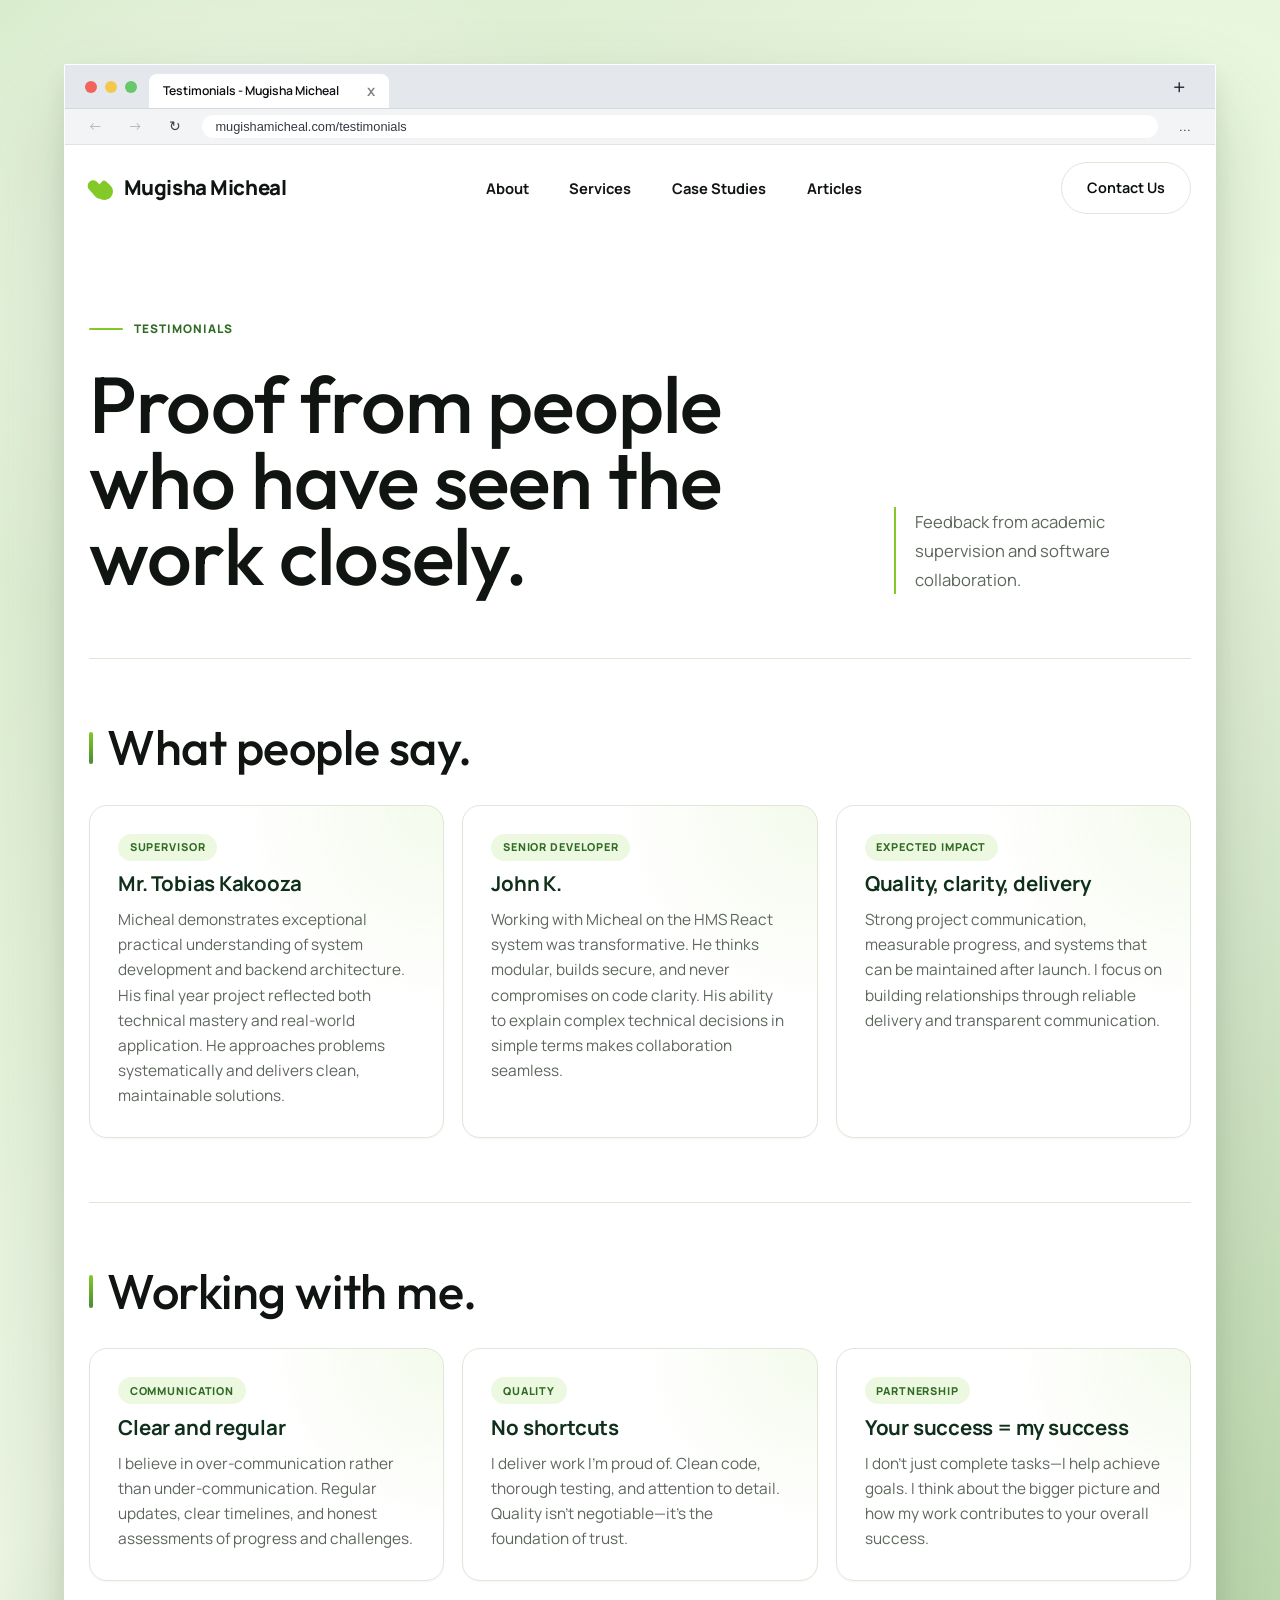
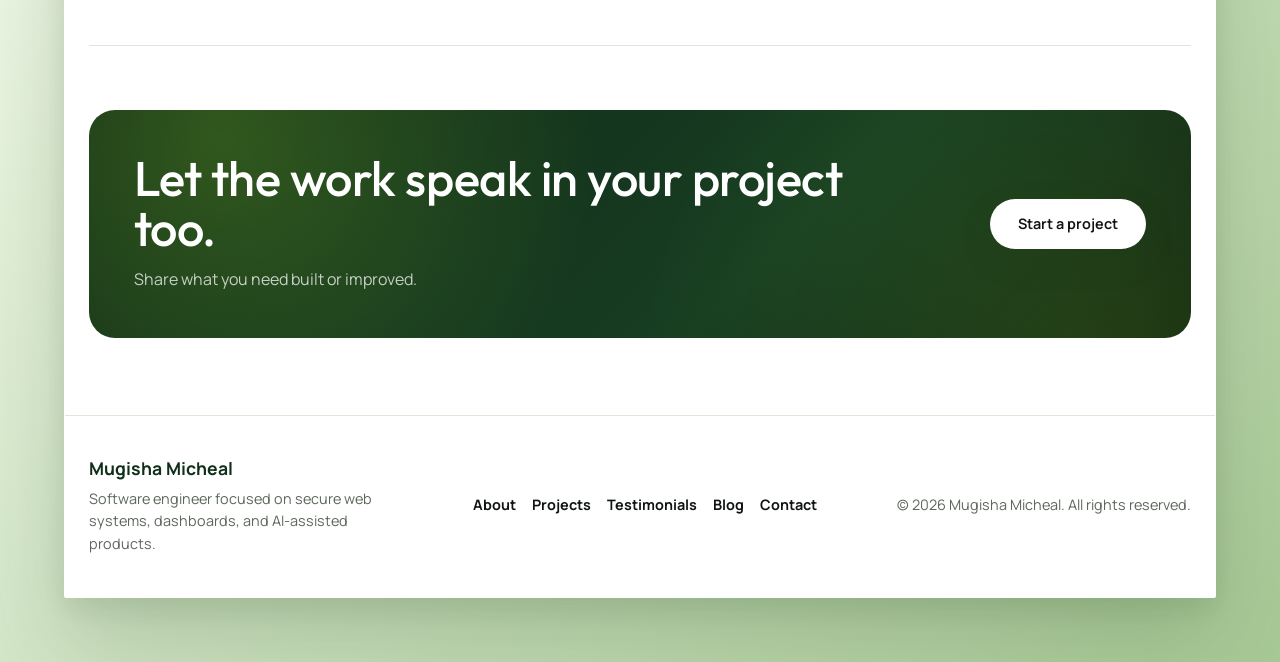
<file: testimonials.html>
<!DOCTYPE html>
<html lang="en">
<head>
  <meta charset="UTF-8" />
  <meta name="viewport" content="width=device-width, initial-scale=1.0" />
  <title>Testimonials | Mugisha Micheal</title>
  <meta name="theme-color" content="#102817" />
  <meta name="application-name" content="Mugisha Micheal" />
  <meta name="apple-mobile-web-app-capable" content="yes" />
  <meta name="apple-mobile-web-app-title" content="Mugisha Micheal" />
  <meta name="apple-mobile-web-app-status-bar-style" content="black-translucent" />
  <link rel="manifest" href="manifest.webmanifest" />
  <link rel="icon" type="image/png" sizes="192x192" href="assets/icons/icon-192.png" />
  <link rel="apple-touch-icon" href="assets/icons/apple-touch-icon.png" />
  <link rel="stylesheet" href="assets/css/style.css" />
  <link rel="preconnect" href="https://fonts.googleapis.com"><link rel="preconnect" href="https://fonts.gstatic.com" crossorigin><link href="https://fonts.googleapis.com/css2?family=Manrope:wght@400;500;600;700;800&family=Outfit:wght@500;600;700&display=swap" rel="stylesheet">
</head>
<body>
  <div class="browser-shell">
    <div class="browser-chrome" data-browser-chrome>
      <div class="window-dots" aria-label="Window controls">
        <button type="button" class="window-dot window-dot-close" data-window-action="close" aria-label="Close active tab"></button>
        <button type="button" class="window-dot window-dot-minimize" data-window-action="minimize" aria-label="Minimize browser frame"></button>
        <button type="button" class="window-dot window-dot-maximize" data-window-action="maximize" aria-label="Maximize browser frame"></button>
      </div>
      <div class="browser-tabs" data-browser-tabs role="tablist" aria-label="Browser tabs">
        <button type="button" class="browser-tab is-active" data-tab-id="home" role="tab" aria-selected="true">
          <span>Testimonials - Mugisha Micheal</span>
          <span class="tab-close" aria-hidden="true">x</span>
        </button>
      </div>
      <button type="button" class="browser-plus" data-new-tab aria-label="Open new tab">+</button>
    </div>
    <div class="browser-address">
      <button type="button" class="browser-control" data-browser-back aria-label="Go back">&larr;</button>
      <button type="button" class="browser-control" data-browser-forward aria-label="Go forward">&rarr;</button>
      <button type="button" class="browser-control" data-browser-refresh aria-label="Refresh current tab">&#8635;</button>
      <form class="address-form" data-address-form role="search">
        <label class="sr-only" for="browser-address-input">Search or enter website</label>
        <input id="browser-address-input" class="address-pill" data-address-input type="search" value="mugishamicheal.com/testimonials" autocomplete="off" spellcheck="false" />
      </form>
      <button type="button" class="browser-menu" data-browser-menu aria-label="Browser menu">...</button>
    </div>
    <div class="site-window">
    <header class="site-header"><div class="nav-wrap"><a href="index.html" class="logo"><span class="logo-mark" aria-hidden="true"></span>Mugisha Micheal</a><nav class="main-nav" id="main-nav"><a href="about.html">About</a><a href="index.html#services">Services</a><a href="projects.html">Case Studies</a><a href="blog.html">Articles</a></nav><div class="nav-actions"><a href="contact.html" class="btn btn-pill-dark">Contact Us</a><button class="nav-toggle" id="nav-toggle" aria-label="Toggle navigation" aria-expanded="false"><span></span><span></span><span></span></button></div></div></header>
    <main class="page-main">
      <section class="page-hero"><div><div class="section-kicker"><span></span>Testimonials</div><h1>Proof from people who have seen the work closely.</h1></div><p>Feedback from academic supervision and software collaboration.</p></section>
      <section class="page-section"><h2>What people say.</h2><div class="page-grid">
        <article class="page-card"><span>Supervisor</span><h3>Mr. Tobias Kakooza</h3><p>Micheal demonstrates exceptional practical understanding of system development and backend architecture. His final year project reflected both technical mastery and real-world application. He approaches problems systematically and delivers clean, maintainable solutions.</p></article>
        <article class="page-card"><span>Senior developer</span><h3>John K.</h3><p>Working with Micheal on the HMS React system was transformative. He thinks modular, builds secure, and never compromises on code clarity. His ability to explain complex technical decisions in simple terms makes collaboration seamless.</p></article>
        <article class="page-card"><span>Expected impact</span><h3>Quality, clarity, delivery</h3><p>Strong project communication, measurable progress, and systems that can be maintained after launch. I focus on building relationships through reliable delivery and transparent communication.</p></article>
      </div></section>

      <section class="page-section">
        <h2>Working with me.</h2>
        <div class="page-grid">
          <article class="page-card"><span>Communication</span><h3>Clear and regular</h3><p>I believe in over-communication rather than under-communication. Regular updates, clear timelines, and honest assessments of progress and challenges.</p></article>
          <article class="page-card"><span>Quality</span><h3>No shortcuts</h3><p>I deliver work I'm proud of. Clean code, thorough testing, and attention to detail. Quality isn't negotiable—it's the foundation of trust.</p></article>
          <article class="page-card"><span>Partnership</span><h3>Your success = my success</h3><p>I don't just complete tasks—I help achieve goals. I think about the bigger picture and how my work contributes to your overall success.</p></article>
        </div>
      </section>
      <section class="page-cta"><div><h2>Let the work speak in your project too.</h2><p>Share what you need built or improved.</p></div><a href="contact.html" class="btn btn-pill-light">Start a project</a></section>
    </main>
    <footer class="site-footer"><div class="footer-brand"><strong>Mugisha Micheal</strong><p>Software engineer focused on secure web systems, dashboards, and AI-assisted products.</p></div><nav aria-label="Footer navigation"><a href="about.html">About</a><a href="projects.html">Projects</a><a href="testimonials.html">Testimonials</a><a href="blog.html">Blog</a><a href="contact.html">Contact</a></nav><p>&copy; 2026 Mugisha Micheal. All rights reserved.</p></footer>
  </div></div>
  <script src="assets/js/main.js"></script>
</body>
</html>
</file>
<file: assets/css/style.css>
/* =====================================================================
   1. DESIGN TOKENS
   ===================================================================== */
:root {
  --color-bg: #dceecf;
  --color-surface: #ffffff;
  --color-chrome: #e4e7eb;
  --color-address: #f3f4f5;
  --color-text: #101511;
  --color-text-dim: #5d665c;
  --color-border: #dfe8d8;

  --color-green-900: #102f1a;
  --color-green-800: #173d22;
  --color-green-700: #2f6b24;
  --color-green-600: #4b8a34;
  --color-accent: #83c928;

  --font-display: 'Outfit', sans-serif;
  --font-body: 'Manrope', sans-serif;

  --space-1: 0.5rem;
  --space-2: 1rem;
  --space-3: 1.5rem;
  --space-4: 2.5rem;
  --space-5: 3.5rem;

  --container-max: 1320px;
  --radius-panel: 26px;
  --radius-card: 18px;

  --ease-out: cubic-bezier(0.16, 1, 0.3, 1);
  --dur-med: 0.7s;
}

/* =====================================================================
   2. RESET / PAGE CANVAS
   ===================================================================== */
*, *::before, *::after { box-sizing: border-box; margin: 0; padding: 0; }
html { scroll-behavior: smooth; }
body {
  min-height: 100dvh;
  background:
    radial-gradient(circle at 18% 12%, rgba(255, 255, 255, 0.58), transparent 24rem),
    radial-gradient(circle at 90% 8%, rgba(232, 250, 220, 0.66), transparent 28rem),
    linear-gradient(135deg, #d7ebca 0%, #ecf6e4 44%, #a7c995 100%);
  color: var(--color-text);
  font-family: var(--font-body);
  line-height: 1.55;
  -webkit-font-smoothing: antialiased;
  padding: clamp(1.5rem, 5vw, 5.5rem);
}
body::before {
  content: '';
  position: fixed;
  inset: 0;
  pointer-events: none;
  background-image:
    linear-gradient(rgba(255, 255, 255, 0.18) 1px, transparent 1px),
    linear-gradient(90deg, rgba(255, 255, 255, 0.14) 1px, transparent 1px);
  background-size: 54px 54px;
  -webkit-mask-image: radial-gradient(circle at center, black, transparent 78%);
  mask-image: radial-gradient(circle at center, black, transparent 78%);
  opacity: 0.22;
}
a { color: inherit; text-decoration: none; }
button { font: inherit; cursor: pointer; }
a:focus-visible,
button:focus-visible,
summary:focus-visible {
  outline: 3px solid rgba(131, 201, 40, 0.55);
  outline-offset: 4px;
}
.sr-only {
  position: absolute;
  width: 1px;
  height: 1px;
  overflow: hidden;
  clip: rect(0, 0, 0, 0);
  white-space: nowrap;
  border: 0;
}

.nav-wrap,
.hero {
  max-width: var(--container-max);
  margin-inline: auto;
  padding-inline: var(--space-3);
}

.edge-accent {
  display: none;
}

/* =====================================================================
   3. BROWSER FRAME
   ===================================================================== */
.browser-shell {
  position: relative;
  max-width: 1440px;
  margin-inline: auto;
  overflow: hidden;
  background: var(--color-surface);
  border: 1px solid rgba(255, 255, 255, 0.78);
  border-radius: 2px;
  box-shadow:
    0 44px 90px rgba(45, 76, 35, 0.2),
    0 12px 28px rgba(27, 52, 25, 0.09);
  transition: transform 0.28s var(--ease-out), opacity 0.28s var(--ease-out), max-height 0.28s var(--ease-out);
}
.browser-shell.is-minimized .site-window,
.browser-shell.is-minimized .browser-address {
  display: none;
}
.browser-shell.is-closed {
  opacity: 0;
  transform: translateY(18px) scale(0.98);
  pointer-events: none;
}
.browser-shell.is-maximized {
  max-width: none;
  min-height: calc(100dvh - clamp(1.5rem, 5vw, 5.5rem) * 2);
}
.browser-chrome {
  height: 44px;
  display: flex;
  align-items: center;
  gap: 0.75rem;
  padding-inline: 1.25rem;
  background: var(--color-chrome);
  border-bottom: 1px solid #d3d8dd;
}
.window-dots {
  display: flex;
  gap: 0.5rem;
  flex: 0 0 auto;
}
.window-dot {
  width: 12px;
  height: 12px;
  border-radius: 50%;
  border: 0;
  padding: 0;
  transition: transform 0.18s var(--ease-out), filter 0.18s var(--ease-out);
}
.window-dot:hover {
  transform: scale(1.12);
  filter: brightness(0.94);
}
.window-dot-close { background: #ef655c; }
.window-dot-minimize { background: #f4c84f; }
.window-dot-maximize { background: #67c867; }
.browser-tabs {
  min-width: 0;
  display: flex;
  align-self: stretch;
  align-items: end;
  gap: 0.35rem;
  flex: 1;
  overflow-x: auto;
}
.browser-tabs::-webkit-scrollbar {
  display: none;
}
.browser-tab {
  border: 0;
  min-width: 240px;
  max-width: 320px;
  height: 34px;
  display: flex;
  align-items: center;
  justify-content: space-between;
  gap: 1rem;
  padding-inline: 0.9rem;
  border-radius: 8px 8px 0 0;
  background: #ffffff;
  color: #0c0f12;
  font-size: 0.76rem;
  font-weight: 600;
  text-align: left;
  opacity: 0.72;
  transition: opacity 0.2s var(--ease-out), background 0.2s var(--ease-out), transform 0.2s var(--ease-out);
}
.browser-tab:hover {
  opacity: 1;
  transform: translateY(-1px);
}
.browser-tab.is-active {
  opacity: 1;
  background: #ffffff;
}
.browser-tab span:first-child {
  overflow: hidden;
  white-space: nowrap;
  text-overflow: ellipsis;
}
.tab-close {
  color: #20242a;
  font-size: 0.95rem;
  line-height: 1;
  opacity: 0.58;
}
.browser-tab:hover .tab-close {
  opacity: 1;
}
.browser-plus {
  width: 32px;
  height: 32px;
  border: 0;
  border-radius: 50%;
  background: transparent;
  color: #22262b;
  font-size: 1.35rem;
  line-height: 1;
  flex: 0 0 auto;
  transition: background 0.2s var(--ease-out), transform 0.2s var(--ease-out);
}
.browser-plus:hover {
  background: rgba(16, 21, 17, 0.08);
  transform: translateY(-1px);
}
.browser-address {
  height: 36px;
  display: grid;
  grid-template-columns: auto auto auto 1fr auto;
  align-items: center;
  gap: 0.75rem;
  padding-inline: 1rem;
  background: var(--color-address);
  border-bottom: 1px solid #dfe3e5;
  color: #3b4148;
  font-size: 0.9rem;
}
.browser-control,
.browser-menu {
  width: 28px;
  height: 28px;
  display: inline-flex;
  align-items: center;
  justify-content: center;
  border: 0;
  border-radius: 50%;
  background: transparent;
  color: #3b4148;
  transition: background 0.2s var(--ease-out), color 0.2s var(--ease-out);
}
.browser-control:hover,
.browser-menu:hover {
  background: rgba(16, 21, 17, 0.08);
  color: #0c0f12;
}
.browser-control:disabled {
  opacity: 0.35;
  cursor: not-allowed;
}
.address-form {
  min-width: 0;
}
.address-pill {
  width: 100%;
  display: flex;
  align-items: center;
  height: 25px;
  padding-inline: 0.9rem;
  border: 0;
  border-radius: 999px;
  background: #ffffff;
  color: #333941;
  font-size: 0.8rem;
  box-shadow: inset 0 0 0 1px rgba(0, 0, 0, 0.05);
}
.address-pill:focus {
  outline: 2px solid rgba(131, 201, 40, 0.55);
  outline-offset: 1px;
}
.site-window {
  background: #ffffff;
}

/* =====================================================================
   4. HEADER / NAV
   ===================================================================== */
.site-header {
  position: relative;
  z-index: 20;
  background: #ffffff;
  border-bottom: 1px solid transparent;
  transition:
    border-color 0.25s var(--ease-out),
    box-shadow 0.25s var(--ease-out);
}
body.is-scrolled .site-header {
  border-color: rgba(16, 47, 26, 0.08);
  box-shadow: 0 16px 34px rgba(16, 47, 26, 0.08);
}
.nav-wrap {
  display: flex;
  align-items: center;
  justify-content: space-between;
  height: 86px;
}
.logo {
  display: flex;
  align-items: center;
  gap: 0.6rem;
  font-family: var(--font-body);
  font-weight: 800;
  font-size: clamp(1.05rem, 1.6vw, 1.45rem);
  letter-spacing: -0.02em;
}
.logo-mark {
  width: 25px;
  height: 25px;
  position: relative;
}
.logo-mark::before,
.logo-mark::after {
  content: '';
  position: absolute;
  background: var(--color-accent);
}
.logo-mark::before {
  left: 2px;
  bottom: 1px;
  width: 11px;
  height: 21px;
  border-radius: 10px 10px 2px 10px;
  transform: rotate(-42deg);
}
.logo-mark::after {
  right: 1px;
  bottom: 1px;
  width: 17px;
  height: 17px;
  border-radius: 4px 13px 13px 13px;
  transform: rotate(42deg);
}
.main-nav {
  display: flex;
  align-items: center;
  gap: clamp(1.5rem, 3.2vw, 3rem);
  font-size: 0.92rem;
  font-weight: 700;
}
.main-nav a {
  position: relative;
  color: var(--color-text);
  transition: color 0.22s var(--ease-out);
}
.main-nav a::after {
  content: '';
  position: absolute;
  left: 0;
  right: 0;
  bottom: -0.42rem;
  height: 2px;
  background: var(--color-accent);
  transform: scaleX(0);
  transform-origin: left;
  transition: transform 0.28s var(--ease-out);
}
.main-nav a:hover,
.main-nav a.is-active {
  color: var(--color-green-600);
}
.main-nav a.is-active::after {
  transform: scaleX(1);
}
.has-caret::after {
  content: '\25BE';
  display: inline-block;
  margin-left: 0.45rem;
  font-size: 0.62em;
  color: var(--color-text-dim);
  transform: translateY(-1px);
}
.nav-actions {
  display: flex;
  align-items: center;
  gap: var(--space-1);
}
.icon-btn {
  width: 50px;
  height: 50px;
  border-radius: 50%;
  border: 1px solid var(--color-border);
  display: flex;
  align-items: center;
  justify-content: center;
  color: #000;
  background: #ffffff;
  transition: transform 0.25s var(--ease-out), border-color 0.25s var(--ease-out);
}
.icon-btn:hover {
  transform: translateY(-2px);
  border-color: #c9d0c3;
}
.nav-toggle {
  display: none;
  flex-direction: column;
  gap: 4px;
  background: none;
  border: none;
  padding: 8px;
}
.nav-toggle span {
  width: 20px;
  height: 2px;
  background: var(--color-text);
  transition: transform 0.2s, opacity 0.2s;
}

/* =====================================================================
   5. BUTTONS
   ===================================================================== */
.btn {
  display: inline-flex;
  align-items: center;
  justify-content: center;
  gap: 0.55rem;
  min-height: 50px;
  padding: 0.85rem 1.55rem;
  border-radius: 999px;
  font-size: 0.9rem;
  font-weight: 650;
  transition: transform 0.25s var(--ease-out), background 0.25s var(--ease-out), color 0.25s var(--ease-out);
}
.btn:hover { transform: translateY(-2px); }
.btn:active,
.icon-btn:active { transform: translateY(0) scale(0.98); }
.btn-pill-dark {
  background: #ffffff;
  color: #0a0d0f;
  border: 1px solid var(--color-border);
}
.btn-pill-dark:hover {
  background: var(--color-text);
  color: #ffffff;
}
.btn-pill-light {
  min-width: 156px;
  background: #ffffff;
  color: var(--color-text);
  box-shadow: 0 12px 32px rgba(37, 61, 22, 0.16);
}
.btn-pill-light:hover { background: var(--color-accent); }

/* =====================================================================
   6. HERO
   ===================================================================== */
.hero {
  padding-block: 0 clamp(3rem, 5vw, 5.5rem);
}
.hero-panel {
  position: relative;
  height: min(66vh, 660px);
  min-height: 555px;
  border-radius: var(--radius-panel);
  overflow: hidden;
  isolation: isolate;
  opacity: 0;
  transform: translateY(24px);
  transition: opacity var(--dur-med) var(--ease-out), transform var(--dur-med) var(--ease-out);
}
.hero-panel.is-visible {
  opacity: 1;
  transform: translateY(0);
}
.hero-visual {
  position: absolute;
  inset: 0;
  z-index: 0;
  background:
    radial-gradient(ellipse at 8% 70%, rgba(139, 214, 24, 0.92) 0 16%, rgba(126, 203, 18, 0.68) 31%, transparent 52%),
    radial-gradient(ellipse at 46% 105%, rgba(132, 213, 18, 0.72), transparent 42%),
    linear-gradient(90deg, rgba(28, 47, 19, 0.52) 0%, rgba(31, 55, 21, 0.32) 36%, rgba(31, 55, 21, 0.02) 70%),
    url('../images/pro.jpg');
  background-size: cover, cover, cover, cover;
  background-position: center, center, center, 70% 33%;
  background-repeat: no-repeat;
}
.hero-visual::before,
.hero-visual::after {
  content: '';
  position: absolute;
  pointer-events: none;
}
.hero-visual::before {
  inset: 0;
  background:
    linear-gradient(90deg, rgba(19, 31, 14, 0.16), transparent 48%),
    radial-gradient(ellipse at 82% 16%, rgba(255, 255, 255, 0.34), transparent 38%),
    linear-gradient(180deg, rgba(255, 255, 255, 0.04), rgba(0, 0, 0, 0.2));
}
.hero-visual::after {
  left: -11%;
  bottom: -21%;
  width: 62%;
  height: 57%;
  border-radius: 999px 999px 40% 25%;
  background: rgba(118, 202, 11, 0.82);
  filter: blur(18px);
  transform: rotate(-8deg);
  opacity: 0.9;
}
.visual-grid {
  position: absolute;
  inset: 0;
  background-image:
    linear-gradient(rgba(255, 255, 255, 0.08) 1px, transparent 1px),
    linear-gradient(90deg, rgba(255, 255, 255, 0.06) 1px, transparent 1px);
  background-size: 54px 54px;
  opacity: 0.17;
}
.visual-blob {
  position: absolute;
  border-radius: 50%;
  filter: blur(78px);
  opacity: 0.26;
  mix-blend-mode: screen;
}
.visual-blob--a {
  width: 34%;
  aspect-ratio: 1;
  right: 6%;
  top: 1%;
  background: radial-gradient(circle, rgba(255, 255, 255, 0.78), transparent 68%);
}
.visual-blob--b {
  width: 30%;
  aspect-ratio: 1;
  right: 25%;
  bottom: -14%;
  background: radial-gradient(circle, rgba(119, 211, 19, 0.78), transparent 70%);
}
.visual-lines {
  position: absolute;
  inset: 0;
  background: repeating-linear-gradient(-35deg, rgba(255, 255, 255, 0.26) 0 2px, transparent 2px 34px);
  mix-blend-mode: overlay;
  opacity: 0.1;
}
.hero-wash {
  position: absolute;
  inset: 0;
  z-index: 1;
  background: linear-gradient(
    100deg,
    rgba(53, 101, 20, 0.9) 0%,
    rgba(96, 158, 25, 0.68) 31%,
    rgba(29, 45, 18, 0.1) 61%,
    rgba(17, 24, 13, 0.18) 100%
  );
}
.hero-copy {
  position: absolute;
  z-index: 2;
  left: clamp(2rem, 4vw, 3.5rem);
  bottom: clamp(2rem, 4vw, 3.7rem);
  max-width: 610px;
  color: #fff;
}
.hero-title {
  font-family: var(--font-display);
  font-weight: 500;
  font-size: clamp(3.2rem, 6vw, 5.8rem);
  line-height: 0.94;
  letter-spacing: 0;
  margin-bottom: var(--space-2);
}
.hero-sub {
  max-width: 58ch;
  margin-bottom: var(--space-3);
  color: rgba(255, 255, 255, 0.86);
  font-size: clamp(0.94rem, 1.25vw, 1.08rem);
  line-height: 1.55;
}
.stat-card {
  position: absolute;
  z-index: 2;
  right: clamp(1.5rem, 3vw, 2.6rem);
  bottom: clamp(1.5rem, 3vw, 2.6rem);
  width: min(230px, 24vw);
  min-width: 195px;
  background: rgba(28, 35, 15, 0.52);
  -webkit-backdrop-filter: blur(15px);
  backdrop-filter: blur(15px);
  border: 1px solid rgba(255, 255, 255, 0.18);
  border-radius: var(--radius-card);
  box-shadow: inset 0 1px 0 rgba(255, 255, 255, 0.08), 0 22px 52px rgba(0, 0, 0, 0.18);
  padding: 1rem 1.2rem 1.25rem;
  color: #fff;
}
.stat-avatars {
  display: flex;
  align-items: center;
  margin-bottom: 1rem;
}
.stat-avatars span {
  width: 30px;
  height: 30px;
  border-radius: 50%;
  border: 2px solid rgba(255, 255, 255, 0.86);
  margin-left: -8px;
  background:
    radial-gradient(circle at 50% 34%, rgba(255, 255, 255, 0.95) 0 14%, transparent 15%),
    linear-gradient(135deg, #d9eabf, #619749);
}
.stat-avatars span:first-child { margin-left: 0; }
.stat-avatars span:nth-child(2) { background: linear-gradient(135deg, #a9d8f1, #2d6078); }
.stat-avatars span:nth-child(3) { background: linear-gradient(135deg, #f1c1c7, #6d343c); }
.stat-plus {
  display: flex;
  align-items: center;
  justify-content: center;
  background: var(--color-accent) !important;
  color: var(--color-green-900);
  font-size: 1.1rem;
  font-weight: 600;
}
.stat-number {
  font-family: var(--font-body);
  font-size: clamp(2rem, 3vw, 2.45rem);
  line-height: 1;
  font-weight: 600;
  letter-spacing: 0;
  font-variant-numeric: tabular-nums;
}
.stat-label {
  margin-top: 0.45rem;
  color: rgba(255, 255, 255, 0.86);
  font-size: 0.88rem;
  line-height: 1.35;
}

/* =====================================================================
   7. ABOUT
   ===================================================================== */
.about-section {
  max-width: var(--container-max);
  margin-inline: auto;
  padding: clamp(4rem, 8vw, 8rem) var(--space-3) clamp(4rem, 7vw, 7rem);
}
.section-kicker {
  display: inline-flex;
  align-items: center;
  gap: 0.7rem;
  margin-bottom: 1.1rem;
  color: var(--color-green-700);
  font-size: 0.74rem;
  font-weight: 800;
  letter-spacing: 0.08em;
  text-transform: uppercase;
}
.section-kicker span {
  width: 34px;
  height: 2px;
  border-radius: 999px;
  background: var(--color-accent);
}
.about-head {
  display: grid;
  grid-template-columns: minmax(0, 1fr);
  gap: clamp(2rem, 5vw, 5rem);
  margin-bottom: clamp(2.2rem, 4vw, 4rem);
}
.about-head h2 {
  max-width: 1080px;
  color: var(--color-text);
  font-family: var(--font-display);
  font-size: clamp(2.35rem, 5.5vw, 5.4rem);
  font-weight: 500;
  line-height: 1.02;
  letter-spacing: 0;
}
.about-head p {
  max-width: 680px;
  color: var(--color-text-dim);
  font-size: 1rem;
  line-height: 1.75;
}
.about-grid {
  display: grid;
  grid-template-columns: minmax(280px, 0.72fr) minmax(0, 1.28fr);
  gap: clamp(1.5rem, 3vw, 2.6rem);
  align-items: stretch;
}
.about-visual {
  position: relative;
  min-height: 560px;
  overflow: hidden;
  border-radius: var(--radius-panel);
  background:
    radial-gradient(circle at 18% 84%, rgba(130, 212, 20, 0.85), transparent 34%),
    linear-gradient(145deg, #edf6e8, #b8d7a5);
}
.about-visual::before {
  content: '';
  position: absolute;
  inset: 0;
  background:
    linear-gradient(180deg, transparent 0%, rgba(17, 31, 12, 0.18) 100%),
    repeating-linear-gradient(-36deg, rgba(255, 255, 255, 0.22) 0 2px, transparent 2px 32px);
  z-index: 1;
  pointer-events: none;
}
.about-visual img {
  position: absolute;
  inset: 0;
  width: 100%;
  height: 100%;
  object-fit: cover;
  object-position: 54% 30%;
  filter: saturate(1.02) contrast(1.02);
}
.about-visual-card {
  position: absolute;
  left: 1.2rem;
  right: 1.2rem;
  bottom: 1.2rem;
  z-index: 2;
  padding: 1rem 1.1rem;
  border: 1px solid rgba(255, 255, 255, 0.25);
  border-radius: 18px;
  background: rgba(20, 31, 13, 0.58);
  color: #fff;
  -webkit-backdrop-filter: blur(14px);
  backdrop-filter: blur(14px);
}
.about-visual-card span {
  display: block;
  margin-bottom: 0.25rem;
  color: rgba(255, 255, 255, 0.74);
  font-size: 0.76rem;
  font-weight: 800;
  letter-spacing: 0.08em;
  text-transform: uppercase;
}
.about-visual-card strong {
  display: block;
  max-width: 24ch;
  font-size: 1.18rem;
  line-height: 1.25;
  font-weight: 650;
}
.about-content {
  display: grid;
  grid-template-rows: auto 1fr;
  gap: var(--space-3);
}
.about-copy {
  min-height: 260px;
  padding: clamp(1.5rem, 3vw, 2.4rem);
  border-radius: var(--radius-panel);
  background:
    radial-gradient(circle at 94% 0%, rgba(130, 212, 20, 0.16), transparent 28%),
    #f5f8f1;
}
.about-copy p {
  max-width: 68ch;
  color: #39413d;
  font-size: clamp(1rem, 1.25vw, 1.12rem);
  line-height: 1.78;
}
.about-copy p + p {
  margin-top: 1rem;
}
.about-services {
  display: grid;
  grid-template-columns: 1fr;
  gap: 0;
  border-top: 1px solid var(--color-border);
  border-bottom: 1px solid var(--color-border);
}
.about-services article {
  min-height: 0;
  display: flex;
  flex-direction: row;
  align-items: baseline;
  gap: 1.5rem;
  padding: 1.3rem 0;
  border: 0;
  border-bottom: 1px solid var(--color-border);
  border-radius: 0;
  background: transparent;
  box-shadow: none;
}
.about-services article:nth-child(2) {
  background: transparent;
  color: var(--color-text);
  border-color: var(--color-border);
}
.about-services article:nth-child(2) p,
.about-services article:nth-child(2) span {
  color: var(--color-text-dim);
}
.about-services span {
  flex: 0 0 3rem;
  margin-bottom: 0;
  color: var(--color-green-600);
  font-size: 0.78rem;
  font-weight: 800;
  letter-spacing: 0.08em;
}
.about-services h3 {
  margin-bottom: 0.55rem;
  min-width: 200px;
  font-size: 1.15rem;
  line-height: 1.15;
}
.about-services p {
  max-width: 38ch;
  margin-left: auto;
  color: var(--color-text-dim);
  font-size: 0.9rem;
  line-height: 1.55;
}
.about-metrics {
  display: grid;
  grid-template-columns: repeat(3, minmax(0, 1fr));
  gap: clamp(0.9rem, 1.4vw, 1.25rem);
  margin-top: clamp(1.5rem, 3vw, 2.6rem);
}
.about-metrics div {
  position: relative;
  isolation: isolate;
  overflow: hidden;
  min-height: 0;
  display: flex;
  flex-direction: column;
  gap: 0.45rem;
  padding: clamp(1.4rem, 2.2vw, 1.9rem);
  border: 1px solid var(--color-border);
  border-radius: var(--radius-card);
  background:
    radial-gradient(circle at 100% 0%, rgba(131, 201, 40, 0.1), transparent 42%),
    #ffffff;
  box-shadow: 0 1px 2px rgba(16, 47, 26, 0.04);
  transition:
    transform 0.32s var(--ease-out),
    box-shadow 0.32s var(--ease-out),
    border-color 0.32s var(--ease-out);
}
.about-metrics div::before {
  content: '';
  position: absolute;
  left: 0;
  right: 0;
  top: 0;
  height: 3px;
  background: linear-gradient(90deg, var(--color-accent), rgba(131, 201, 40, 0) 72%);
  transform: scaleX(0);
  transform-origin: left;
  transition: transform 0.4s var(--ease-out);
}
.about-metrics div:hover {
  transform: translateY(-6px);
  border-color: rgba(131, 201, 40, 0.5);
  box-shadow: 0 24px 46px rgba(16, 47, 26, 0.13);
}
.about-metrics div:hover::before {
  transform: scaleX(1);
}
.about-metrics strong {
  color: var(--color-green-900);
  font-size: clamp(2rem, 3.8vw, 3.5rem);
  line-height: 1;
  font-weight: 650;
  font-variant-numeric: tabular-nums;
}
.about-metrics span {
  max-width: 22ch;
  margin-top: 0.15rem;
  color: var(--color-text-dim);
  font-size: 0.92rem;
  line-height: 1.35;
}

/* =====================================================================
   8. SERVICES
   ===================================================================== */
.services-section {
  position: relative;
  max-width: var(--container-max);
  margin-inline: auto;
  padding: clamp(3rem, 6vw, 6rem) var(--space-3) clamp(3.5rem, 7vw, 7rem);
}
.section-kicker--light {
  color: rgba(255, 255, 255, 0.78);
}
.section-kicker--light span {
  background: var(--color-accent);
}
.services-shell {
  position: relative;
  display: grid;
  grid-template-columns: minmax(280px, 0.5fr) minmax(0, 1fr);
  gap: clamp(1.2rem, 3vw, 3rem);
  overflow: hidden;
  border-radius: var(--radius-panel);
  padding: clamp(1.25rem, 3.6vw, 3.4rem);
  background:
    linear-gradient(115deg, rgba(131, 201, 40, 0.18), transparent 34%),
    linear-gradient(155deg, #08140c 0%, #102817 48%, #173d22 100%);
  color: #ffffff;
  box-shadow:
    inset 0 1px 0 rgba(255, 255, 255, 0.12),
    0 28px 70px rgba(16, 47, 26, 0.18);
}
.services-shell::before {
  content: '';
  position: absolute;
  inset: 0;
  background:
    linear-gradient(90deg, rgba(255, 255, 255, 0.08), transparent 42%),
    repeating-linear-gradient(90deg, rgba(255, 255, 255, 0.045) 0 1px, transparent 1px 72px),
    repeating-linear-gradient(0deg, rgba(255, 255, 255, 0.035) 0 1px, transparent 1px 72px);
  opacity: 0.72;
  pointer-events: none;
}
.services-shell::after {
  content: '';
  position: absolute;
  inset: 1rem;
  border: 1px solid rgba(255, 255, 255, 0.1);
  border-radius: calc(var(--radius-panel) - 8px);
  pointer-events: none;
}
.services-intro,
.services-list {
  position: relative;
  z-index: 1;
}
.services-intro {
  display: flex;
  flex-direction: column;
  align-items: flex-start;
  min-height: 520px;
  padding-right: clamp(0rem, 2vw, 1.4rem);
}
.services-intro h2 {
  max-width: 15ch;
  font-family: var(--font-display);
  font-size: clamp(2rem, 3.1vw, 3.3rem);
  font-weight: 500;
  line-height: 1.05;
  letter-spacing: 0;
  text-wrap: balance;
}
.services-intro p {
  max-width: 54ch;
  margin-top: 1.35rem;
  color: rgba(255, 255, 255, 0.76);
  font-size: 1rem;
  line-height: 1.72;
}
.btn-service {
  margin-top: 1.6rem;
  background: var(--color-accent);
  color: var(--color-green-900);
  box-shadow: 0 16px 40px rgba(131, 201, 40, 0.24);
}
.btn-service:hover {
  background: #ffffff;
}
.services-proof {
  width: 100%;
  display: grid;
  grid-template-columns: repeat(2, minmax(0, 1fr));
  gap: 0.75rem;
  margin-top: auto;
  padding-top: clamp(2rem, 4vw, 4rem);
}
.services-proof div {
  min-height: 106px;
  display: flex;
  flex-direction: column;
  justify-content: flex-end;
  padding: 1rem;
  border: 1px solid rgba(255, 255, 255, 0.14);
  border-radius: 18px;
  background: rgba(255, 255, 255, 0.08);
  box-shadow: inset 0 1px 0 rgba(255, 255, 255, 0.08);
  -webkit-backdrop-filter: blur(12px);
  backdrop-filter: blur(12px);
}
.services-proof strong {
  display: block;
  color: #ffffff;
  font-family: var(--font-display);
  font-size: clamp(1.6rem, 2.8vw, 2.6rem);
  line-height: 0.95;
  font-weight: 600;
  font-variant-numeric: tabular-nums;
}
.services-proof span {
  display: block;
  margin-top: 0.45rem;
  color: rgba(255, 255, 255, 0.65);
  font-size: 0.82rem;
  font-weight: 700;
  line-height: 1.35;
}
.services-list {
  display: grid;
  grid-template-columns: repeat(2, minmax(0, 1fr));
  gap: 0.9rem;
  align-content: stretch;
}
.service-item {
  grid-column: auto;
  position: relative;
  min-height: 246px;
  display: flex;
  flex-direction: column;
  justify-content: flex-start;
  overflow: hidden;
  padding: clamp(1rem, 1.8vw, 1.45rem);
  border: 1px solid rgba(255, 255, 255, 0.14);
  border-radius: 22px;
  background:
    linear-gradient(160deg, rgba(255, 255, 255, 0.14), rgba(255, 255, 255, 0.055)),
    rgba(255, 255, 255, 0.045);
  box-shadow:
    inset 0 1px 0 rgba(255, 255, 255, 0.1),
    0 18px 48px rgba(0, 0, 0, 0.14);
  -webkit-backdrop-filter: blur(12px);
  backdrop-filter: blur(12px);
  transition:
    transform 0.28s var(--ease-out),
    background 0.28s var(--ease-out),
    border-color 0.28s var(--ease-out),
    box-shadow 0.28s var(--ease-out);
}

.service-item:nth-child(1) {
  background:
    linear-gradient(135deg, rgba(131, 201, 40, 0.22), rgba(255, 255, 255, 0.07)),
    rgba(255, 255, 255, 0.06);
}
.service-item:nth-child(4) {
  background:
    linear-gradient(145deg, rgba(255, 255, 255, 0.16), rgba(131, 201, 40, 0.1)),
    rgba(255, 255, 255, 0.052);
}
.service-item::after {
  content: '';
  position: absolute;
  right: -22%;
  bottom: -36%;
  width: 70%;
  height: 60%;
  border: 1px solid rgba(255, 255, 255, 0.08);
  border-radius: 999px;
  transform: rotate(-18deg);
  pointer-events: none;
}
.service-item:hover {
  transform: translateY(-6px);
  border-color: rgba(131, 201, 40, 0.52);
  background:
    linear-gradient(160deg, rgba(255, 255, 255, 0.18), rgba(131, 201, 40, 0.08)),
    rgba(255, 255, 255, 0.075);
  box-shadow:
    inset 0 1px 0 rgba(255, 255, 255, 0.12),
    0 26px 62px rgba(0, 0, 0, 0.22);
}
.service-item:has(a:focus-visible) {
  border-color: rgba(131, 201, 40, 0.62);
}
.service-card-head {
  display: flex;
  align-items: flex-start;
  justify-content: space-between;
  gap: 1rem;
}
.service-index {
  min-width: 44px;
  height: 34px;
  display: flex;
  align-items: center;
  justify-content: center;
  padding-inline: 0.75rem;
  border: 1px solid rgba(131, 201, 40, 0.24);
  border-radius: 10px;
  background: rgba(131, 201, 40, 0.12);
  color: var(--color-accent);
  font-size: 0.78rem;
  font-weight: 800;
  letter-spacing: 0.06em;
}
.service-icon {
  width: 52px;
  height: 52px;
  display: flex;
  align-items: center;
  justify-content: center;
  border: 1px solid rgba(255, 255, 255, 0.14);
  border-radius: 16px;
  background: rgba(255, 255, 255, 0.1);
  color: rgba(255, 255, 255, 0.92);
  font-family: var(--font-display);
  font-size: 1rem;
  font-weight: 650;
  letter-spacing: 0.04em;
}
.service-content {
  padding-top: clamp(1rem, 1.6vw, 1.35rem);
  padding-right: 3rem;
}
.service-item h3 {
  margin-bottom: 0.55rem;
  color: #ffffff;
  font-family: var(--font-display);
  font-size: clamp(1.35rem, 2vw, 1.95rem);
  line-height: 1.05;
  font-weight: 650;
  text-wrap: balance;
}
.service-item p {
  max-width: 52ch;
  color: rgba(255, 255, 255, 0.68);
  font-size: 0.95rem;
  line-height: 1.58;
}
.service-tags {
  display: flex;
  flex-wrap: wrap;
  gap: 0.45rem;
  margin-top: 1rem;
  padding-right: 1rem;
}
.service-tags span {
  display: inline-flex;
  align-items: center;
  min-height: 30px;
  padding: 0.42rem 0.62rem;
  border: 1px solid rgba(255, 255, 255, 0.12);
  border-radius: 8px;
  background: rgba(255, 255, 255, 0.075);
  color: rgba(255, 255, 255, 0.78);
  font-size: 0.73rem;
  font-weight: 800;
}
.service-item a {
  position: absolute;
  right: 1.15rem;
  bottom: 1.15rem;
  width: 46px;
  height: 46px;
  display: flex;
  align-items: center;
  justify-content: center;
  border-radius: 50%;
  border: 1px solid rgba(255, 255, 255, 0.18);
  background: rgba(255, 255, 255, 0.92);
  color: var(--color-green-900);
  font-size: 1.45rem;
  line-height: 1;
  transition:
    transform 0.25s var(--ease-out),
    background 0.25s var(--ease-out),
    color 0.25s var(--ease-out);
}
.service-item a:hover {
  transform: rotate(90deg);
  background: var(--color-accent);
}
.service-item a span {
  transform: translateY(-1px);
}
.services-support {
  display: grid;
  grid-template-columns: minmax(280px, 0.72fr) minmax(0, 1.28fr);
  gap: 1rem;
  margin-top: 1rem;
}
.service-note,
.service-steps {
  border: 1px solid rgba(16, 47, 26, 0.08);
  border-radius: 24px;
  background:
    linear-gradient(135deg, rgba(131, 201, 40, 0.14), transparent 42%),
    #f7faf3;
  box-shadow: 0 18px 45px rgba(58, 83, 45, 0.07);
}
.service-note {
  min-height: 178px;
  display: flex;
  flex-direction: column;
  justify-content: space-between;
  padding: clamp(1.2rem, 2.4vw, 1.75rem);
}
.service-note span {
  display: block;
  color: var(--color-green-700);
  font-size: 0.78rem;
  font-weight: 800;
  letter-spacing: 0.08em;
  text-transform: uppercase;
}
.service-note strong {
  display: block;
  max-width: 44ch;
  color: var(--color-green-900);
  font-size: clamp(1.25rem, 2vw, 1.75rem);
  line-height: 1.2;
  font-weight: 650;
  text-wrap: balance;
}
.service-steps {
  counter-reset: service-step;
  display: grid;
  grid-template-columns: repeat(5, minmax(0, 1fr));
  gap: 0.7rem;
  padding: 0.9rem;
}
.service-steps span {
  position: relative;
  min-height: 154px;
  display: flex;
  flex-direction: column;
  align-items: flex-start;
  justify-content: space-between;
  gap: 1rem;
  padding: 1rem;
  border-radius: 18px;
  background: #ffffff;
  color: #344034;
  box-shadow: 0 14px 35px rgba(58, 83, 45, 0.07);
}
.service-steps span::before {
  counter-increment: service-step;
  content: counter(service-step, decimal-leading-zero);
  color: var(--color-green-600);
  font-size: 0.74rem;
  font-weight: 900;
  letter-spacing: 0.08em;
}
.service-steps strong {
  display: block;
  color: var(--color-green-900);
  font-size: 0.98rem;
  line-height: 1.15;
}
.service-steps small {
  display: block;
  margin-top: 0.25rem;
  color: var(--color-text-dim);
  font-size: 0.76rem;
  line-height: 1.35;
}

/* =====================================================================
   9. SKILLS / WORK / PROOF / ARTICLES / CONTACT
   ===================================================================== */
.skills-section,
.work-section,
.proof-section,
.faq-section,
.articles-section,
.contact-section {
  max-width: var(--container-max);
  margin-inline: auto;
  padding: clamp(3rem, 6vw, 6rem) var(--space-3);
}
.split-head {
  display: grid;
  grid-template-columns: minmax(0, 1fr);
  gap: 1rem;
  margin-bottom: clamp(1.5rem, 4vw, 3rem);
}
.split-head h2,
.faq-layout h2,
.contact-panel h2,
.testimonial-panel h2 {
  color: var(--color-text);
  max-width: 980px;
  font-family: var(--font-display);
  font-size: clamp(2.1rem, 4.6vw, 4.4rem);
  font-weight: 500;
  line-height: 1.03;
  letter-spacing: 0;
}
.split-head p {
  max-width: 620px;
  color: var(--color-text-dim);
  font-size: 1rem;
  line-height: 1.72;
}
.skills-grid {
  display: grid;
  grid-template-columns: repeat(6, minmax(0, 1fr));
  gap: 0;
  overflow: hidden;
  border: 1px solid var(--color-border);
  border-radius: var(--radius-panel);
}
.skills-grid article,
.projects-grid article,
.articles-grid article {
  min-height: 230px;
  display: flex;
  flex-direction: column;
  justify-content: flex-end;
  padding: 1.25rem;
  border: 1px solid var(--color-border);
  border-radius: 24px;
  background:
    radial-gradient(circle at 100% 0%, rgba(130, 212, 20, 0.12), transparent 32%),
    #ffffff;
  box-shadow: 0 18px 45px rgba(58, 83, 45, 0.07);
}
.skills-grid article {
  min-height: 208px;
  justify-content: center;
  gap: 0.6rem;
  border: 0;
  border-right: 1px solid var(--color-border);
  border-radius: 0;
  box-shadow: none;
}
.skills-grid article:last-child {
  border-right: 0;
}
.skills-grid article:nth-child(4),
.projects-grid article:nth-child(3),
.articles-grid article:nth-child(2) {
  background: var(--color-green-900);
  color: #ffffff;
  border-color: var(--color-green-900);
}
.skills-grid span,
.projects-grid span,
.articles-grid span,
.project-feature span {
  margin-bottom: auto;
  color: var(--color-green-600);
  font-size: 0.78rem;
  font-weight: 800;
  letter-spacing: 0.08em;
  text-transform: uppercase;
}
.skills-grid span {
  margin-bottom: 0;
}
.skills-grid article:nth-child(4) span,
.projects-grid article:nth-child(3) span,
.articles-grid article:nth-child(2) span {
  color: var(--color-accent);
}
.skills-grid h3,
.projects-grid h3,
.articles-grid h3 {
  font-size: clamp(1.08rem, 1.55vw, 1.35rem);
  line-height: 1.22;
  font-weight: 650;
}
.project-feature {
  display: grid;
  grid-template-columns: minmax(0, 1fr) minmax(260px, 0.42fr);
  gap: clamp(1.5rem, 4vw, 3rem);
  align-items: end;
  margin-bottom: 1rem;
  padding: clamp(1.5rem, 4vw, 3rem);
  border-radius: var(--radius-panel);
  background:
    radial-gradient(circle at 12% 14%, rgba(130, 212, 20, 0.28), transparent 30%),
    linear-gradient(135deg, #142817, #17341d);
  color: #ffffff;
}
.project-feature h3 {
  margin-top: 1.4rem;
  font-family: var(--font-display);
  font-size: clamp(2rem, 4vw, 4rem);
  line-height: 1.02;
  font-weight: 500;
}
.project-feature p {
  max-width: 62ch;
  margin-top: 1rem;
  color: rgba(255, 255, 255, 0.75);
  line-height: 1.7;
}
.project-feature ul {
  display: grid;
  gap: 0.65rem;
  list-style: none;
}
.project-feature li {
  padding: 0.85rem 1rem;
  border-radius: 999px;
  background: rgba(255, 255, 255, 0.1);
  color: rgba(255, 255, 255, 0.84);
  font-size: 0.92rem;
}
.projects-grid,
.articles-grid {
  display: grid;
  grid-template-columns: repeat(6, minmax(0, 1fr));
  gap: 1rem;
}
.projects-grid article:first-child {
  grid-column: span 3;
}
.projects-grid article:nth-child(2) {
  grid-column: span 3;
}
.projects-grid article:nth-child(n + 3) {
  grid-column: span 2;
}
.articles-grid article {
  grid-column: span 2;
}
.articles-grid article:first-child,
.articles-grid article:nth-child(2) {
  grid-column: span 3;
}
.projects-grid p,
.articles-grid p {
  margin-top: 0.7rem;
  color: var(--color-text-dim);
  line-height: 1.58;
}
.projects-grid article:nth-child(3) p,
.articles-grid article:nth-child(2) p {
  color: rgba(255, 255, 255, 0.72);
}
.projects-grid div,
.articles-grid div {
  margin-top: 1rem;
  color: var(--color-green-700);
  font-size: 0.82rem;
  font-weight: 800;
}
.projects-grid article:nth-child(3) div,
.articles-grid article:nth-child(2) div {
  color: rgba(255, 255, 255, 0.76);
}
.testimonial-panel,
.contact-panel {
  overflow: hidden;
  border-radius: var(--radius-panel);
  padding: clamp(1.5rem, 4vw, 3.5rem);
  background:
    radial-gradient(circle at 10% 12%, rgba(130, 212, 20, 0.28), transparent 30%),
    linear-gradient(135deg, #142817, #17341d 60%, #0f1f13);
  color: #ffffff;
}
.testimonial-panel h2,
.contact-panel h2 {
  color: #ffffff;
  max-width: 820px;
}
.quote-grid {
  display: grid;
  grid-template-columns: repeat(2, minmax(0, 1fr));
  gap: 1rem;
  margin-top: 2rem;
}
.quote-grid blockquote {
  min-height: 260px;
  display: flex;
  flex-direction: column;
  justify-content: space-between;
  padding: 1.4rem;
  border-radius: 22px;
  border: 1px solid rgba(255, 255, 255, 0.14);
  background: rgba(255, 255, 255, 0.08);
  -webkit-backdrop-filter: blur(10px);
  backdrop-filter: blur(10px);
}
.quote-grid p {
  color: rgba(255, 255, 255, 0.82);
  font-size: clamp(0.98rem, 1.2vw, 1.08rem);
  line-height: 1.58;
}
.quote-grid cite {
  color: var(--color-accent);
  font-style: normal;
  font-weight: 750;
  line-height: 1.35;
}
.impact-grid {
  display: grid;
  grid-template-columns: repeat(4, minmax(0, 1fr));
  gap: 1px;
  overflow: hidden;
  margin-top: 1rem;
  border-radius: 24px;
  background: var(--color-border);
}
.impact-grid div {
  min-height: 150px;
  display: flex;
  flex-direction: column;
  justify-content: center;
  padding: 1.2rem;
  background: #ffffff;
}
.impact-grid strong {
  color: var(--color-green-900);
  font-size: clamp(1.8rem, 3vw, 3rem);
  line-height: 1;
}
.impact-grid span {
  margin-top: 0.6rem;
  color: var(--color-text-dim);
  font-size: 0.92rem;
}
.faq-layout {
  display: grid;
  grid-template-columns: minmax(0, 0.75fr) minmax(0, 1fr);
  gap: clamp(2rem, 5vw, 5rem);
}
.faq-list {
  display: grid;
  gap: 0.8rem;
}
.faq-list details {
  border-radius: 22px;
  background: #f7faf3;
  border: 1px solid var(--color-border);
  overflow: hidden;
}
.faq-list summary {
  cursor: pointer;
  padding: 1.2rem 1.3rem;
  color: var(--color-green-900);
  font-weight: 750;
}
.faq-list p {
  padding: 0 1.3rem 1.2rem;
  color: var(--color-text-dim);
  line-height: 1.65;
}
.contact-panel {
  display: grid;
  grid-template-columns: minmax(0, 1fr) minmax(280px, 0.42fr);
  gap: clamp(2rem, 5vw, 4rem);
  align-items: end;
}
.contact-panel p {
  max-width: 55ch;
  margin-top: 1rem;
  color: rgba(255, 255, 255, 0.75);
  line-height: 1.72;
}
.contact-card {
  display: grid;
  gap: 0.8rem;
  padding: 1.2rem;
  border-radius: 24px;
  background: rgba(255, 255, 255, 0.1);
  border: 1px solid rgba(255, 255, 255, 0.14);
}
.contact-card a:not(.btn),
.contact-card span {
  overflow-wrap: anywhere;
  padding: 0.9rem 1rem;
  border-radius: 16px;
  background: rgba(255, 255, 255, 0.1);
  color: rgba(255, 255, 255, 0.86);
}
.contact-card .btn {
  width: 100%;
  margin-top: 0.4rem;
}
.site-footer {
  max-width: var(--container-max);
  display: grid;
  grid-template-columns: minmax(240px, 1fr) auto auto;
  gap: 2rem;
  align-items: center;
  margin-inline: auto;
  padding: 2rem var(--space-3) 2.6rem;
  border-top: 1px solid var(--color-border);
}
.site-footer strong {
  color: var(--color-green-900);
  font-size: 1.1rem;
}
.site-footer p {
  color: var(--color-text-dim);
  font-size: 0.9rem;
}
.site-footer nav {
  display: flex;
  flex-wrap: wrap;
  gap: 1rem;
  font-size: 0.9rem;
  font-weight: 700;
}
.site-footer a:hover {
  color: var(--color-green-600);
}

/* =====================================================================
   9B. LOWER PAGE REWORK
   ===================================================================== */
.work-section {
  position: relative;
  padding-top: clamp(4.5rem, 8vw, 8rem);
}
.work-ledger,
.article-ledger {
  display: grid;
  grid-template-columns: minmax(0, 1fr) minmax(280px, 0.38fr);
  gap: clamp(2rem, 5vw, 5rem);
  align-items: end;
  margin-bottom: clamp(2rem, 4vw, 3rem);
}
.work-ledger h2,
.article-ledger h2,
.proof-copy h2,
.faq-layout h2,
.contact-copy h2 {
  max-width: 980px;
  font-family: var(--font-display);
  font-size: clamp(2.2rem, 5vw, 5rem);
  font-weight: 500;
  line-height: 1;
  letter-spacing: 0;
}
.work-ledger p,
.article-ledger p {
  max-width: 58ch;
  color: var(--color-text-dim);
  font-size: 1rem;
  line-height: 1.75;
}
.case-study-card {
  position: relative;
  display: grid;
  grid-template-columns: minmax(0, 0.78fr) minmax(380px, 0.92fr);
  gap: clamp(1.2rem, 3vw, 3rem);
  overflow: hidden;
  min-height: 500px;
  padding: clamp(1rem, 1.7vw, 1.35rem);
  border: 1px solid rgba(16, 47, 26, 0.1);
  border-radius: 30px;
  background:
    linear-gradient(135deg, rgba(131, 201, 40, 0.16), transparent 44%),
    #edf6e8;
  color: #ffffff;
  box-shadow:
    inset 0 1px 0 rgba(255, 255, 255, 0.82),
    0 30px 80px rgba(43, 73, 36, 0.13);
}
.case-study-card::before {
  content: '';
  position: absolute;
  inset: clamp(1rem, 1.7vw, 1.35rem);
  border-radius: 22px;
  background:
    linear-gradient(90deg, rgba(255, 255, 255, 0.08), transparent 46%),
    linear-gradient(145deg, #07140b 0%, #102817 55%, #173d22 100%);
  box-shadow: inset 0 1px 0 rgba(255, 255, 255, 0.1);
  pointer-events: none;
}
.case-study-card::after {
  content: '';
  position: absolute;
  right: -10%;
  bottom: -24%;
  width: 48%;
  height: 58%;
  border-radius: 999px;
  background: rgba(131, 201, 40, 0.18);
  filter: blur(30px);
  pointer-events: none;
}
.case-study-copy,
.case-study-panel,
.case-study-spec {
  position: relative;
  z-index: 1;
}
.case-study-copy {
  display: flex;
  flex-direction: column;
  align-items: flex-start;
  justify-content: space-between;
  min-height: 100%;
  padding: clamp(1.2rem, 3vw, 2.5rem);
}
.case-study-copy span,
.case-study-spec span,
.project-list span,
.article-list span,
.contact-copy span {
  color: var(--color-accent);
  font-size: 0.74rem;
  font-weight: 800;
  letter-spacing: 0.08em;
  text-transform: uppercase;
}
.case-study-copy h3 {
  max-width: 18ch;
  margin-top: 1.2rem;
  font-family: var(--font-display);
  font-size: clamp(2rem, 3.4vw, 3.5rem);
  line-height: 1.02;
  font-weight: 500;
  text-wrap: balance;
}
.case-study-copy p {
  max-width: 54ch;
  margin-top: 1.15rem;
  color: rgba(255, 255, 255, 0.76);
  font-size: 1rem;
  line-height: 1.68;
}
.case-study-actions {
  display: flex;
  flex-wrap: wrap;
  gap: 0.8rem;
  align-items: center;
  margin-top: 1.7rem;
}
.btn-case-study {
  background: #ffffff;
  color: var(--color-green-900);
}
.btn-case-study:hover {
  background: var(--color-accent);
}
.case-study-link {
  display: inline-flex;
  align-items: center;
  min-height: 46px;
  color: rgba(255, 255, 255, 0.82);
  font-size: 0.9rem;
  font-weight: 800;
  transition: color 0.22s var(--ease-out), transform 0.22s var(--ease-out);
}
.case-study-link::after {
  content: '+';
  margin-left: 0.55rem;
  color: var(--color-accent);
  font-size: 1.1rem;
  line-height: 1;
}
.case-study-link:hover {
  color: #ffffff;
  transform: translateX(3px);
}
.case-study-stats {
  width: min(100%, 560px);
  display: grid;
  grid-template-columns: repeat(3, minmax(0, 1fr));
  gap: 0.65rem;
  margin-top: clamp(2rem, 4vw, 3.6rem);
}
.case-study-stats div {
  min-height: 96px;
  display: flex;
  flex-direction: column;
  justify-content: flex-end;
  padding: 0.9rem;
  border: 1px solid rgba(255, 255, 255, 0.13);
  border-radius: 16px;
  background: rgba(255, 255, 255, 0.075);
}
.case-study-stats strong {
  color: #ffffff;
  font-family: var(--font-display);
  font-size: clamp(1.5rem, 2.8vw, 2.4rem);
  line-height: 0.95;
  font-weight: 650;
  font-variant-numeric: tabular-nums;
}
.case-study-stats span {
  margin-top: 0.35rem;
  color: rgba(255, 255, 255, 0.62);
  font-size: 0.78rem;
  font-weight: 800;
}
.case-study-panel {
  align-self: stretch;
  display: grid;
  grid-template-rows: minmax(0, 1fr) auto;
  gap: 0.9rem;
  padding: clamp(0.9rem, 1.6vw, 1.15rem);
}
.case-study-screen {
  position: relative;
  min-height: 390px;
  overflow: hidden;
  display: grid;
  grid-template-rows: auto minmax(0, 1fr) auto;
  gap: 0.95rem;
  padding: 0.7rem;
  border: 1px solid rgba(255, 255, 255, 0.14);
  border-radius: 26px;
  background:
    radial-gradient(circle at 86% 16%, rgba(131, 201, 40, 0.2), transparent 34%),
    #f8fbf4;
  box-shadow:
    inset 0 1px 0 rgba(255, 255, 255, 0.78),
    0 24px 54px rgba(0, 0, 0, 0.16);
}
.case-study-screen::before {
  content: '';
  position: absolute;
  right: -10%;
  bottom: -32%;
  width: 58%;
  aspect-ratio: 1;
  border: 1px solid rgba(16, 47, 26, 0.08);
  border-radius: 999px;
}
.case-study-screen::after {
  content: '';
  position: absolute;
  inset: 0;
  background-image:
    linear-gradient(rgba(16, 47, 26, 0.045) 1px, transparent 1px),
    linear-gradient(90deg, rgba(16, 47, 26, 0.04) 1px, transparent 1px);
  background-size: 42px 42px;
  pointer-events: none;
}
.screen-chrome {
  position: relative;
  z-index: 1;
  display: flex;
  align-items: center;
  gap: 0.38rem;
  min-height: 34px;
  padding-inline: 0.75rem;
  border: 1px solid rgba(16, 47, 26, 0.08);
  border-radius: 18px;
  background: rgba(255, 255, 255, 0.76);
  color: rgba(16, 47, 26, 0.5);
  font-size: 0.72rem;
  font-weight: 850;
}
.screen-chrome span {
  width: 8px;
  height: 8px;
  border-radius: 50%;
  background: #83c928;
}
.screen-chrome span:nth-child(2) {
  background: #d8e7cf;
}
.screen-chrome span:nth-child(3) {
  background: #b7d4a8;
}
.screen-chrome strong {
  margin-left: 0.5rem;
}
.screen-workspace {
  position: relative;
  z-index: 1;
  display: grid;
  grid-template-columns: 82px minmax(0, 1fr);
  gap: 0.7rem;
  min-height: 0;
}
.screen-sidebar {
  display: grid;
  align-content: start;
  gap: 0.55rem;
  padding: 0.65rem;
  border: 1px solid rgba(16, 47, 26, 0.08);
  border-radius: 20px;
  background: #102817;
}
.screen-sidebar span {
  height: 42px;
  border-radius: 13px;
  background: rgba(255, 255, 255, 0.1);
}
.screen-sidebar span:first-child {
  background: var(--color-accent);
}
.screen-main {
  display: grid;
  gap: 0.75rem;
  min-width: 0;
  padding: clamp(0.75rem, 1.5vw, 1rem);
  border: 1px solid rgba(16, 47, 26, 0.08);
  border-radius: 22px;
  background: #ffffff;
}
.screen-topline,
.screen-balance,
.screen-chart,
.screen-table,
.screen-status {
  position: relative;
  z-index: 1;
}
.screen-topline {
  display: flex;
  justify-content: space-between;
  gap: 1rem;
  color: rgba(16, 47, 26, 0.56);
  font-size: 0.72rem;
  font-weight: 800;
  letter-spacing: 0.08em;
  text-transform: uppercase;
}
.screen-topline strong {
  color: var(--color-green-700);
}
.screen-balance {
  display: grid;
  padding: 1rem;
  border-radius: 18px;
  background:
    linear-gradient(135deg, rgba(131, 201, 40, 0.18), transparent 60%),
    #f3f9ee;
}
.screen-balance span {
  display: block;
  color: rgba(16, 47, 26, 0.55);
  font-size: 0.74rem;
  font-weight: 800;
  letter-spacing: 0.08em;
  text-transform: uppercase;
}
.screen-balance strong {
  display: block;
  margin-top: 0.4rem;
  color: var(--color-green-900);
  font-family: var(--font-display);
  font-size: clamp(2.3rem, 4vw, 4rem);
  line-height: 0.92;
  font-weight: 600;
  font-variant-numeric: tabular-nums;
}
.screen-chart {
  min-height: 106px;
  display: flex;
  align-items: end;
  gap: 0.55rem;
  padding: 0.75rem;
  border: 1px solid rgba(16, 47, 26, 0.07);
  border-radius: 18px;
  background: #f9fcf6;
}
.screen-chart span {
  flex: 1;
  min-height: 32%;
  border-radius: 12px 12px 5px 5px;
  background: rgba(16, 47, 26, 0.14);
}
.screen-chart span:nth-child(2) { min-height: 54%; }
.screen-chart span:nth-child(3) { min-height: 78%; background: var(--color-accent); }
.screen-chart span:nth-child(4) { min-height: 46%; }
.screen-chart span:nth-child(5) { min-height: 68%; }
.screen-table {
  display: grid;
  gap: 0.45rem;
}
.screen-table span {
  height: 12px;
  border-radius: 999px;
  background: linear-gradient(90deg, rgba(16, 47, 26, 0.18), rgba(16, 47, 26, 0.04));
}
.screen-table span:nth-child(2) {
  width: 84%;
}
.screen-table span:nth-child(3) {
  width: 64%;
}
.screen-status {
  display: flex;
  flex-wrap: wrap;
  gap: 0.45rem;
}
.screen-status span {
  display: inline-flex;
  align-items: center;
  min-height: 30px;
  padding: 0.42rem 0.64rem;
  border: 1px solid rgba(16, 47, 26, 0.08);
  border-radius: 999px;
  background: rgba(255, 255, 255, 0.72);
  color: var(--color-green-800);
  font-size: 0.74rem;
  font-weight: 800;
}
.case-study-spec {
  display: grid;
  gap: 1px;
  overflow: hidden;
  border: 1px solid rgba(255, 255, 255, 0.13);
  border-radius: 22px;
  background: rgba(255, 255, 255, 0.12);
}
.case-study-spec div {
  padding: 1rem;
  background: rgba(7, 20, 11, 0.44);
}
.case-study-spec strong {
  display: block;
  margin-top: 0.35rem;
  color: rgba(255, 255, 255, 0.9);
  font-size: 0.94rem;
  line-height: 1.4;
}
.project-list {
  display: grid;
  grid-template-columns: repeat(12, minmax(0, 1fr));
  gap: 0.9rem;
  margin-top: 1.15rem;
}
.project-list article {
  position: relative;
  grid-column: span 4;
  min-height: 340px;
  display: flex;
  flex-direction: column;
  justify-content: flex-start;
  gap: 0.9rem;
  overflow: hidden;
  padding: 0.85rem;
  border: 1px solid rgba(16, 47, 26, 0.08);
  border-radius: 26px;
  background:
    linear-gradient(135deg, rgba(131, 201, 40, 0.1), transparent 44%),
    #eff7eb;
  box-shadow: 0 18px 45px rgba(58, 83, 45, 0.07);
  transition:
    transform 0.28s var(--ease-out),
    border-color 0.28s var(--ease-out),
    box-shadow 0.28s var(--ease-out),
    background 0.28s var(--ease-out);
}
.project-list article:nth-child(1),
.project-list article:nth-child(2),
.project-list article:nth-child(6),
.project-list article:nth-child(7) {
  grid-column: span 6;
  min-height: 360px;
}
.project-list article::after {
  content: '';
  position: absolute;
  right: -24%;
  bottom: -35%;
  width: 72%;
  height: 58%;
  border: 1px solid rgba(16, 47, 26, 0.07);
  border-radius: 999px;
  pointer-events: none;
}
.project-list article:hover {
  transform: translateY(-5px);
  border-color: rgba(131, 201, 40, 0.32);
  background:
    linear-gradient(135deg, rgba(131, 201, 40, 0.16), transparent 44%),
    #ffffff;
  box-shadow: 0 26px 62px rgba(58, 83, 45, 0.12);
}
.project-list h3 {
  max-width: 16ch;
  margin-top: 0.3rem;
  color: var(--color-green-900);
  font-family: var(--font-display);
  font-size: clamp(1.35rem, 2.1vw, 2.1rem);
  line-height: 1.05;
  font-weight: 600;
  text-wrap: balance;
}
.project-list p {
  max-width: 46ch;
  color: var(--color-text-dim);
  line-height: 1.6;
}
.project-meta {
  display: grid;
  gap: 0.8rem;
  margin-top: auto;
  padding-top: 0.9rem;
}
.project-meta strong {
  color: var(--color-green-700);
  font-size: 0.84rem;
  line-height: 1.45;
}
.project-meta a {
  justify-self: start;
  display: inline-flex;
  align-items: center;
  min-height: 38px;
  padding: 0.55rem 0.78rem;
  border: 1px solid rgba(16, 47, 26, 0.1);
  border-radius: 999px;
  background: #ffffff;
  color: var(--color-green-900);
  font-size: 0.78rem;
  font-weight: 850;
  transition: background 0.22s var(--ease-out), color 0.22s var(--ease-out), transform 0.22s var(--ease-out);
}
.project-meta a::after {
  content: '+';
  margin-left: 0.45rem;
  color: var(--color-green-600);
  font-size: 0.95rem;
  line-height: 1;
}
.project-meta a:hover {
  background: var(--color-green-900);
  color: #ffffff;
  transform: translateX(2px);
}
.project-thumb {
  position: relative;
  min-height: 142px;
  overflow: hidden;
  display: grid;
  align-content: start;
  gap: 0.5rem;
  padding: 0.85rem;
  border: 1px solid rgba(16, 47, 26, 0.08);
  border-radius: 20px;
  background:
    radial-gradient(circle at 8% 0%, rgba(131, 201, 40, 0.16), transparent 52%),
    linear-gradient(135deg, #f3f8ec, #ffffff 72%);
}
.project-list article:nth-child(1) .project-thumb,
.project-list article:nth-child(2) .project-thumb {
  min-height: 178px;
}
.project-thumb::before {
  content: '';
  position: absolute;
  inset: 0;
  background-image:
    linear-gradient(rgba(16, 47, 26, 0.045) 1px, transparent 1px),
    linear-gradient(90deg, rgba(16, 47, 26, 0.04) 1px, transparent 1px);
  background-size: 28px 28px;
  pointer-events: none;
}
.project-thumb::after {
  content: '';
  position: absolute;
  right: -18%;
  bottom: -36%;
  width: 62%;
  aspect-ratio: 1;
  border-radius: 999px;
  border: 1px solid rgba(16, 47, 26, 0.08);
}
.project-thumb span {
  position: relative;
  z-index: 1;
  display: block;
  border-radius: 999px;
}
.project-thumb span:first-child {
  width: 42%;
  height: 12px;
  background: var(--color-green-900);
}
.project-thumb span:nth-child(2) {
  width: 100%;
  height: 54px;
  border-radius: 12px;
  background:
    repeating-linear-gradient(
      90deg,
      rgba(16, 47, 26, 0.16) 0 7px,
      transparent 7px 18px
    ),
    linear-gradient(180deg, rgba(131, 201, 40, 0.34), rgba(131, 201, 40, 0.12));
  box-shadow: inset 0 0 0 1px rgba(16, 47, 26, 0.06);
}
.project-thumb span:nth-child(3) {
  width: 64%;
  height: 12px;
  background: rgba(131, 201, 40, 0.55);
}
.project-thumb--ai span:first-child,
.project-thumb--data span:first-child {
  background: #2f6b24;
}
.project-thumb--canvas span:nth-child(2),
.project-thumb--commerce span:nth-child(2) {
  background:
    repeating-linear-gradient(
      90deg,
      rgba(16, 47, 26, 0.2) 0 7px,
      transparent 7px 18px
    ),
    linear-gradient(180deg, rgba(16, 47, 26, 0.16), rgba(16, 47, 26, 0.06));
}
.project-thumb--security {
  background:
    linear-gradient(135deg, rgba(16, 47, 26, 0.92), rgba(47, 107, 36, 0.72)),
    #102817;
}
.project-thumb--security::before,
.project-thumb--security::after {
  border-color: rgba(255, 255, 255, 0.12);
}
.project-thumb--security span:first-child {
  background: var(--color-accent);
}
.project-thumb--security span:nth-child(2),
.project-thumb--security span:nth-child(3) {
  background: rgba(255, 255, 255, 0.14);
}
.proof-section {
  padding-top: clamp(2.5rem, 6vw, 5rem);
}
.proof-layout {
  display: grid;
  grid-template-columns: minmax(0, 0.82fr) minmax(320px, 1fr);
  gap: clamp(2rem, 5vw, 5rem);
  align-items: start;
  padding: clamp(1.4rem, 3.5vw, 3rem);
  border-radius: var(--radius-panel);
  background: #f5f8f1;
}
.proof-copy h2 {
  font-size: clamp(2rem, 4.4vw, 4.2rem);
}
.quote-stack {
  display: grid;
  gap: 1px;
  overflow: hidden;
  border: 1px solid var(--color-border);
  border-radius: 20px;
  background: var(--color-border);
}
.quote-stack blockquote {
  display: grid;
  gap: 1.5rem;
  padding: clamp(1.2rem, 2.5vw, 1.8rem);
  background: #ffffff;
}
.quote-stack p {
  color: #283128;
  font-size: clamp(1rem, 1.25vw, 1.12rem);
  line-height: 1.62;
}
.quote-stack cite {
  color: var(--color-green-700);
  font-style: normal;
  font-weight: 800;
}
.impact-strip {
  display: grid;
  grid-template-columns: repeat(4, 1fr);
  gap: 1px;
  overflow: hidden;
  margin-top: 1rem;
  border-radius: 20px;
  background: var(--color-border);
}
.impact-strip div {
  min-height: 126px;
  padding: 1.2rem;
  background: #ffffff;
}
.impact-strip strong {
  display: block;
  color: var(--color-green-900);
  font-family: var(--font-display);
  font-size: clamp(1.8rem, 3.4vw, 3.35rem);
  line-height: 1;
}
.impact-strip span {
  display: block;
  margin-top: 0.55rem;
  color: var(--color-text-dim);
  font-size: 0.92rem;
}
.faq-section {
  padding-top: clamp(3rem, 6vw, 6rem);
}
.faq-layout {
  align-items: start;
}
.faq-list {
  border-top: 1px solid var(--color-border);
}
.faq-list details {
  border: 0;
  border-radius: 0;
  border-bottom: 1px solid var(--color-border);
  background: transparent;
}
.faq-list summary {
  position: relative;
  padding: 1.35rem 2.4rem 1.35rem 0;
  list-style: none;
}
.faq-list summary::-webkit-details-marker {
  display: none;
}
.faq-list summary::after {
  content: '+';
  position: absolute;
  right: 0;
  top: 1.35rem;
  color: var(--color-green-700);
  font-size: 1.3rem;
  line-height: 1;
}
.faq-list details[open] summary::after {
  content: '-';
}
.faq-list p {
  max-width: 62ch;
  padding: 0 2.4rem 1.35rem 0;
}
.article-ledger {
  padding-top: clamp(1rem, 3vw, 2rem);
}
.article-list {
  display: grid;
  border-top: 1px solid var(--color-border);
}
.article-list article {
  display: grid;
  grid-template-columns: 130px minmax(260px, 0.65fr) minmax(260px, 1fr) minmax(160px, 0.34fr);
  gap: 1.4rem;
  align-items: baseline;
  padding: 1.4rem 0;
  border-bottom: 1px solid var(--color-border);
}
.article-list h3 {
  color: var(--color-green-900);
  font-size: clamp(1.2rem, 2vw, 1.65rem);
  line-height: 1.14;
}
.article-list p {
  color: var(--color-text-dim);
  line-height: 1.6;
}
.article-list div {
  color: var(--color-green-700);
  font-size: 0.82rem;
  font-weight: 800;
}
.contact-section {
  padding-bottom: clamp(3rem, 6vw, 6rem);
}
.contact-panel-v2 {
  display: grid;
  grid-template-columns: minmax(0, 1fr) minmax(300px, 0.44fr);
  gap: clamp(2rem, 5vw, 5rem);
  align-items: end;
  padding: clamp(1.5rem, 4vw, 3.5rem);
  border-radius: var(--radius-panel);
  background:
    radial-gradient(circle at 18% 10%, rgba(131, 201, 40, 0.24), transparent 32%),
    linear-gradient(135deg, #102817, #173d22 62%, #0b1a0f);
  color: #ffffff;
}
.contact-copy h2 {
  max-width: 900px;
  margin-top: 1rem;
  color: #ffffff;
  font-size: clamp(2.4rem, 5.8vw, 5.8rem);
}
.contact-copy p {
  max-width: 56ch;
  margin-top: 1rem;
  color: rgba(255, 255, 255, 0.74);
  line-height: 1.72;
}
.contact-methods {
  display: grid;
  border-top: 1px solid rgba(255, 255, 255, 0.18);
}
.business-card-showcase {
  display: grid;
  gap: 0.85rem;
  margin-bottom: 1rem;
  padding-bottom: 1rem;
  border-bottom: 1px solid rgba(255, 255, 255, 0.18);
}
.business-card-showcase img {
  width: min(100%, 440px);
  border-radius: 18px;
  transform: rotate(-2deg);
  transform-origin: center;
  box-shadow:
    0 26px 54px rgba(0, 0, 0, 0.28),
    0 0 0 1px rgba(255, 255, 255, 0.12);
  transition: transform 0.35s var(--ease-out), box-shadow 0.35s var(--ease-out);
}
.business-card-showcase:hover img {
  transform: rotate(0deg) translateY(-4px);
  box-shadow:
    0 34px 70px rgba(0, 0, 0, 0.34),
    0 0 0 1px rgba(131, 201, 40, 0.32);
}
.business-card-showcase figcaption {
  display: flex;
  flex-wrap: wrap;
  gap: 0.55rem;
  align-items: center;
}
.business-card-showcase figcaption span {
  margin-right: auto;
}
.business-card-showcase figcaption a {
  display: inline-flex;
  align-items: center;
  min-height: 34px;
  padding: 0.45rem 0.8rem;
  border: 1px solid rgba(255, 255, 255, 0.16);
  border-radius: 999px;
  color: rgba(255, 255, 255, 0.86);
  font-size: 0.78rem;
  font-weight: 800;
  transition: background 0.22s var(--ease-out), color 0.22s var(--ease-out), border-color 0.22s var(--ease-out);
}
.business-card-showcase figcaption a:hover {
  border-color: rgba(131, 201, 40, 0.55);
  background: rgba(131, 201, 40, 0.14);
  color: #ffffff;
}
.contact-methods a,
.contact-methods p {
  display: grid;
  gap: 0.22rem;
  padding: 1rem 0;
  border-bottom: 1px solid rgba(255, 255, 255, 0.18);
  color: rgba(255, 255, 255, 0.9);
  overflow-wrap: anywhere;
}
.contact-methods a {
  transition: color 0.22s var(--ease-out), padding-left 0.22s var(--ease-out);
}
.contact-methods a:hover {
  color: var(--color-accent);
  padding-left: 0.35rem;
}
.contact-methods span {
  color: rgba(255, 255, 255, 0.55);
  font-size: 0.74rem;
  font-weight: 800;
  letter-spacing: 0.08em;
  text-transform: uppercase;
}
.site-footer {
  grid-template-columns: minmax(260px, 0.9fr) minmax(260px, 1fr) auto;
  padding-top: 2.4rem;
}
.footer-brand p {
  max-width: 36ch;
  margin-top: 0.4rem;
}

/* =====================================================================
   9C. STATIC SUBPAGES
   ===================================================================== */
.page-main {
  max-width: var(--container-max);
  margin-inline: auto;
  padding: clamp(2.5rem, 5vw, 5rem) var(--space-3) clamp(3rem, 6vw, 6rem);
}
.page-hero {
  display: grid;
  grid-template-columns: minmax(0, 1fr) minmax(280px, 0.4fr);
  gap: clamp(2rem, 5vw, 4.5rem);
  align-items: end;
  padding-block: clamp(0.5rem, 2vw, 1.5rem) clamp(2.5rem, 5vw, 4rem);
  border-bottom: 1px solid var(--color-border);
}
.page-hero > div {
  display: grid;
  gap: 0.6rem;
}
.page-hero h1 {
  max-width: 920px;
  font-family: var(--font-display);
  font-size: clamp(2.6rem, 6.2vw, 5.6rem);
  font-weight: 500;
  line-height: 0.96;
  letter-spacing: -0.01em;
}
.page-hero p,
.page-intro {
  color: var(--color-text-dim);
  font-size: clamp(1rem, 1.3vw, 1.14rem);
  line-height: 1.75;
}
.page-hero p {
  padding-left: 1.15rem;
  border-left: 2px solid var(--color-accent);
}
.page-section {
  padding-block: clamp(2.5rem, 5vw, 4.5rem);
  border-bottom: 1px solid var(--color-border);
}
.page-section:last-of-type {
  border-bottom: 0;
}
.page-section > h2 {
  position: relative;
  max-width: 780px;
  padding-left: 1.15rem;
  font-family: var(--font-display);
  font-size: clamp(1.9rem, 3.8vw, 3.6rem);
  font-weight: 500;
  line-height: 1.02;
  letter-spacing: -0.01em;
}
.page-section > h2::before {
  content: '';
  position: absolute;
  left: 0;
  top: 0.18em;
  bottom: 0.18em;
  width: 4px;
  border-radius: 999px;
  background: linear-gradient(180deg, var(--color-accent), var(--color-green-600));
}
.page-grid {
  display: grid;
  grid-template-columns: repeat(3, minmax(0, 1fr));
  gap: clamp(0.9rem, 1.4vw, 1.25rem);
  margin-top: clamp(1.4rem, 2.5vw, 2rem);
}
.page-card {
  position: relative;
  isolation: isolate;
  overflow: hidden;
  min-height: 0;
  display: grid;
  align-content: start;
  gap: 0.7rem;
  padding: clamp(1.4rem, 2.2vw, 1.9rem);
  border: 1px solid var(--color-border);
  border-radius: var(--radius-card);
  background:
    radial-gradient(circle at 100% 0%, rgba(131, 201, 40, 0.09), transparent 42%),
    #ffffff;
  box-shadow: 0 1px 2px rgba(16, 47, 26, 0.04);
  transition:
    transform 0.32s var(--ease-out),
    box-shadow 0.32s var(--ease-out),
    border-color 0.32s var(--ease-out);
}
.page-card::before {
  content: '';
  position: absolute;
  left: 0;
  right: 0;
  top: 0;
  height: 3px;
  background: linear-gradient(90deg, var(--color-accent), rgba(131, 201, 40, 0) 72%);
  transform: scaleX(0);
  transform-origin: left;
  transition: transform 0.4s var(--ease-out);
}
.page-card:hover {
  transform: translateY(-6px);
  border-color: rgba(131, 201, 40, 0.5);
  box-shadow: 0 24px 46px rgba(16, 47, 26, 0.13);
}
.page-card:hover::before {
  transform: scaleX(1);
}
.page-card > span {
  justify-self: start;
  display: inline-flex;
  align-items: center;
  padding: 0.32rem 0.72rem;
  border-radius: 999px;
  background: rgba(131, 201, 40, 0.14);
  color: var(--color-green-700);
  font-size: 0.68rem;
  font-weight: 800;
  letter-spacing: 0.08em;
  text-transform: uppercase;
}
.page-card h3 {
  color: var(--color-green-900);
  font-size: clamp(1.18rem, 1.6vw, 1.5rem);
  line-height: 1.16;
  letter-spacing: -0.01em;
}
.page-card p,
.page-card li {
  color: var(--color-text-dim);
  font-size: 0.96rem;
  line-height: 1.64;
}
.page-card ul {
  display: grid;
  gap: 0.45rem;
  padding-left: 1.1rem;
}
.page-card a:not(.btn) {
  justify-self: start;
  margin-top: 0.35rem;
  display: inline-flex;
  align-items: center;
  gap: 0.4rem;
  color: var(--color-green-700);
  font-weight: 800;
  font-size: 0.9rem;
}
.page-card a:not(.btn)::after {
  content: '\2192';
  transition: transform 0.25s var(--ease-out);
}
.page-card a:not(.btn):hover {
  color: var(--color-green-900);
}
.page-card a:not(.btn):hover::after {
  transform: translateX(4px);
}
.page-meta {
  margin-top: 0.2rem;
  padding-top: 0.75rem;
  border-top: 1px solid var(--color-border);
  color: var(--color-text-dim);
  font-size: 0.72rem;
  font-weight: 800;
  letter-spacing: 0.06em;
  text-transform: uppercase;
}
.detail-panel {
  display: grid;
  grid-template-columns: minmax(0, 1fr) minmax(280px, 0.42fr);
  gap: clamp(2rem, 5vw, 4rem);
  margin-top: clamp(1.6rem, 3vw, 2.4rem);
  padding: clamp(1.6rem, 3vw, 2.8rem);
  border: 1px solid var(--color-border);
  border-radius: var(--radius-panel);
  background:
    radial-gradient(circle at 100% 0%, rgba(131, 201, 40, 0.12), transparent 42%),
    #f5f8f1;
}
.detail-panel h2 {
  font-family: var(--font-display);
  font-size: clamp(1.6rem, 3vw, 2.6rem);
  font-weight: 500;
  line-height: 1.05;
  letter-spacing: -0.01em;
}
.detail-panel .page-intro {
  margin-top: 0.9rem;
}
.detail-panel ul {
  display: grid;
  gap: 0.75rem;
  padding-left: 0;
  color: var(--color-text-dim);
  line-height: 1.55;
}
.detail-panel li {
  list-style: none;
  position: relative;
  padding-left: 1.7rem;
  font-weight: 600;
  color: var(--color-text);
}
.detail-panel li::before {
  content: '';
  position: absolute;
  left: 0;
  top: 0.35em;
  width: 1.05rem;
  height: 1.05rem;
  border-radius: 50%;
  background:
    linear-gradient(135deg, var(--color-accent), var(--color-green-600));
}
.detail-panel li::after {
  content: '';
  position: absolute;
  left: 0.34rem;
  top: 0.62em;
  width: 0.32rem;
  height: 0.16rem;
  border-left: 2px solid #fff;
  border-bottom: 2px solid #fff;
  transform: rotate(-45deg);
}
.page-cta {
  position: relative;
  overflow: hidden;
  display: grid;
  grid-template-columns: minmax(0, 1fr) auto;
  gap: clamp(1.5rem, 3vw, 2.5rem);
  align-items: center;
  margin-top: clamp(2.5rem, 5vw, 4rem);
  padding: clamp(1.8rem, 3.5vw, 3rem);
  border-radius: var(--radius-panel);
  background:
    radial-gradient(circle at 12% 12%, rgba(131, 201, 40, 0.28), transparent 38%),
    radial-gradient(circle at 92% 120%, rgba(131, 201, 40, 0.2), transparent 44%),
    linear-gradient(135deg, #102817, #173d22 62%, #0b1a0f);
  color: #ffffff;
}
.page-cta h2 {
  max-width: 780px;
  color: #ffffff;
  font-family: var(--font-display);
  font-size: clamp(1.9rem, 3.8vw, 3.6rem);
  font-weight: 500;
  line-height: 1.02;
  letter-spacing: -0.01em;
}
.page-cta p {
  max-width: 58ch;
  margin-top: 0.8rem;
  color: rgba(255, 255, 255, 0.74);
  line-height: 1.7;
}

/* =====================================================================
   10. ANIMATION
   ===================================================================== */
[data-animate-child] {
  opacity: 0;
  transform: translateY(14px);
  transition: opacity 0.6s var(--ease-out), transform 0.6s var(--ease-out);
}
.is-visible [data-animate-child] {
  opacity: 1;
  transform: translateY(0);
}
.hero-copy [data-animate-child]:nth-child(1) { transition-delay: 0.15s; }
.hero-copy [data-animate-child]:nth-child(2) { transition-delay: 0.28s; }
.hero-copy [data-animate-child]:nth-child(3) { transition-delay: 0.4s; }
.stat-card[data-animate-child] { transition-delay: 0.55s; }

.reveal {
  opacity: 0;
  transform: translateY(22px);
  transition:
    opacity 0.75s var(--ease-out),
    transform 0.75s var(--ease-out);
  transition-delay: calc(var(--reveal-index, 0) * 55ms);
}
.reveal.is-visible {
  opacity: 1;
  transform: translateY(0);
}
.service-item,
.case-study-card,
.contact-panel-v2 {
  position: relative;
  isolation: isolate;
  overflow: hidden;
}
.service-item > *,
.contact-panel-v2 > * {
  position: relative;
  z-index: 1;
}
.service-item.has-pointer::before,
.case-study-card.has-pointer::before,
.contact-panel-v2.has-pointer::before {
  content: '';
  position: absolute;
  inset: 0;
  z-index: 0;
  pointer-events: none;
  background: radial-gradient(
    circle at var(--pointer-x, 50%) var(--pointer-y, 50%),
    rgba(131, 201, 40, 0.18),
    transparent 28%
  );
  opacity: 0;
  transition: opacity 0.24s var(--ease-out);
}
.service-item.has-pointer:hover::before,
.case-study-card.has-pointer:hover::before,
.contact-panel-v2.has-pointer:hover::before {
  opacity: 1;
}

/* =====================================================================
   11. RESPONSIVE
   ===================================================================== */
@media (max-width: 960px) {
  body {
    padding: 0;
  }
  .browser-shell {
    min-height: 100dvh;
    border: 0;
    box-shadow: none;
  }
  .browser-chrome {
    padding-inline: 0.75rem;
    gap: 0.5rem;
  }
  .browser-address {
    grid-template-columns: auto auto auto minmax(0, 1fr) auto;
    padding-inline: 0.75rem;
    gap: 0.45rem;
  }
  .browser-tab {
    min-width: 170px;
    max-width: 230px;
  }
  .nav-wrap,
  .hero,
  .about-section,
  .services-section,
  .skills-section,
  .work-section,
  .proof-section,
  .faq-section,
  .articles-section,
  .contact-section,
  .site-footer {
    padding-inline: var(--space-2);
  }
  .nav-wrap {
    height: 76px;
  }
  .main-nav {
    position: fixed;
    top: 0;
    left: 0;
    bottom: 0;
    width: 280px;
    flex-direction: column;
    align-items: flex-start;
    gap: var(--space-2);
    background: #fff;
    border-right: 1px solid var(--color-border);
    padding: var(--space-3);
    transform: translateX(-100%);
    transition: transform 0.3s var(--ease-out);
    z-index: 1000;
    box-shadow: 4px 0 24px rgba(0, 0, 0, 0.1);
  }
  .main-nav.is-open {
    transform: translateX(0);
  }
  .main-nav::before {
    content: '';
    position: fixed;
    inset: 0;
    background: rgba(0, 0, 0, 0.5);
    opacity: 0;
    pointer-events: none;
    transition: opacity 0.3s var(--ease-out);
    z-index: -1;
  }
  .main-nav.is-open::before {
    opacity: 1;
    pointer-events: auto;
  }
  .nav-toggle {
    display: flex;
  }
  .nav-toggle.is-active span:nth-child(1) { transform: translateY(6px) rotate(45deg); }
  .nav-toggle.is-active span:nth-child(2) { opacity: 0; }
  .nav-toggle.is-active span:nth-child(3) { transform: translateY(-6px) rotate(-45deg); }
  .btn-pill-dark {
    display: none;
  }
  .icon-btn {
    width: 44px;
    height: 44px;
  }
  .hero {
    padding-bottom: var(--space-2);
  }
  .hero-panel {
    height: auto;
    min-height: 650px;
    display: flex;
    flex-direction: column;
    justify-content: flex-end;
  }
  .hero-visual {
    background-position: center, center, center, 52% 16%;
  }
  .hero-wash {
    background: linear-gradient(180deg, rgba(20, 34, 16, 0.1) 0%, rgba(84, 143, 27, 0.58) 42%, rgba(25, 43, 16, 0.95) 100%);
  }
  .hero-copy {
    position: relative;
    left: 0;
    bottom: 0;
    padding: var(--space-3) var(--space-3) var(--space-2);
    max-width: none;
  }
  .hero-title {
    font-size: clamp(2.45rem, 13vw, 4.5rem);
  }
  .stat-card {
    position: relative;
    right: auto;
    bottom: auto;
    width: calc(100% - 3rem);
    min-width: 0;
    margin: 0 var(--space-3) var(--space-3);
  }
  .about-section {
    padding-block: 4rem;
  }
  .about-head,
  .about-grid {
    grid-template-columns: 1fr;
  }
  .about-head {
    gap: 1rem;
  }
  .about-visual {
    min-height: 520px;
  }
  .about-services,
  .about-metrics {
    grid-template-columns: 1fr;
  }
  .about-services article {
    min-height: 180px;
  }
  .services-section {
    padding-block: 4rem;
  }
  .services-shell,
  .services-support {
    grid-template-columns: 1fr;
  }
  .services-intro {
    min-height: 0;
    padding-right: 0;
  }
  .btn-service {
    margin-top: 1.5rem;
  }
  .services-proof {
    max-width: 540px;
    margin-top: 1.6rem;
    padding-top: 0;
  }
  .services-list {
    grid-template-columns: 1fr;
  }
  .service-item,
  .service-item:nth-child(1),
  .service-item:nth-child(2),
  .service-item:nth-child(3),
  .service-item:nth-child(4) {
    grid-column: auto;
    min-height: 250px;
  }
  .service-steps {
    grid-template-columns: repeat(2, minmax(0, 1fr));
  }
  .service-steps span {
    min-height: 132px;
  }
  .split-head,
  .skills-grid,
  .project-feature,
  .projects-grid,
  .quote-grid,
  .impact-grid,
  .faq-layout,
  .articles-grid,
  .contact-panel,
  .site-footer {
    grid-template-columns: 1fr;
  }
  .projects-grid article:first-child {
    grid-column: auto;
  }
  .projects-grid article,
  .articles-grid article {
    grid-column: auto !important;
  }
  .skills-grid {
    border-radius: 22px;
  }
  .skills-grid article {
    border-right: 0;
    border-bottom: 1px solid var(--color-border);
  }
  .skills-grid article:last-child {
    border-bottom: 0;
  }
  .site-footer {
    align-items: start;
  }
  .work-ledger,
  .page-hero,
  .page-cta,
  .detail-panel,
  .case-study-card,
  .proof-layout,
  .article-ledger,
  .contact-panel-v2 {
    grid-template-columns: 1fr;
  }
  .page-grid {
    grid-template-columns: 1fr;
  }
  .case-study-card {
    min-height: 0;
    grid-template-columns: 1fr;
  }
  .case-study-copy {
    min-height: 0;
    justify-content: flex-start;
    padding: 1.3rem;
  }
  .case-study-panel {
    align-self: auto;
    padding: 0 1.3rem 1.3rem;
  }
  .case-study-screen {
    min-height: 330px;
  }
  .case-study-stats {
    margin-top: 1.5rem;
  }
  .project-list {
    grid-template-columns: repeat(2, minmax(0, 1fr));
  }
  .project-list article,
  .project-list article:nth-child(1),
  .project-list article:nth-child(2),
  .project-list article:nth-child(6),
  .project-list article:nth-child(7) {
    grid-column: auto;
    min-height: 280px;
  }
  .article-list article {
    grid-template-columns: 1fr;
    gap: 0.55rem;
    padding-block: 1.25rem;
  }
  .impact-strip {
    grid-template-columns: repeat(2, 1fr);
  }
  .case-study-spec {
    align-self: auto;
  }
}

@media (max-width: 560px) {
  .logo {
    max-width: 190px;
    font-size: 1rem;
  }
  .hero-panel {
    border-radius: 24px;
    min-height: 620px;
  }
  .hero-copy {
    padding-inline: var(--space-2);
  }
  .stat-card {
    width: calc(100% - 2rem);
    margin-inline: var(--space-2);
  }
  .about-section {
    padding-block: 3.2rem;
  }
  .about-head h2 {
    font-size: clamp(2rem, 11vw, 3.2rem);
  }
  .about-copy,
  .about-services article,
  .about-metrics {
    border-radius: 20px;
  }
  .about-visual {
    min-height: 460px;
    border-radius: 24px;
  }
  .services-section {
    padding-block: 3.2rem;
  }
  .services-shell {
    border-radius: 24px;
    padding: 1.1rem;
  }
  .services-shell::after {
    inset: 0.65rem;
    border-radius: 18px;
  }
  .services-intro h2 {
    font-size: clamp(2.2rem, 11vw, 3.45rem);
  }
  .services-proof {
    grid-template-columns: 1fr;
  }
  .service-item {
    min-height: 0;
    padding: 1rem;
  }
  .service-card-head {
    gap: 0.75rem;
  }
  .service-icon {
    width: 46px;
    height: 46px;
  }
  .service-content {
    padding-top: 2rem;
    padding-right: 0;
  }
  .service-item a {
    position: relative;
    right: auto;
    bottom: auto;
    margin-top: 1.2rem;
  }
  .service-steps {
    grid-template-columns: 1fr;
  }
  .service-steps span {
    min-height: 118px;
  }
  .skills-section,
  .work-section,
  .proof-section,
  .faq-section,
  .articles-section,
  .contact-section {
    padding-block: 3.2rem;
  }
  .skills-grid article,
  .projects-grid article,
  .articles-grid article {
    min-height: 200px;
  }
  .testimonial-panel,
  .contact-panel,
  .project-feature {
    border-radius: 24px;
    padding: 1.2rem;
  }
  .impact-grid {
    grid-template-columns: 1fr;
  }
  .work-ledger h2,
  .article-ledger h2,
  .page-hero h1,
  .page-section h2,
  .page-cta h2,
  .proof-copy h2,
  .faq-layout h2,
  .contact-copy h2 {
    font-size: clamp(2rem, 11vw, 3.3rem);
  }
  .case-study-copy h3 {
    font-size: clamp(2.3rem, 13vw, 4rem);
  }
  .case-study-card,
  .proof-layout,
  .contact-panel-v2 {
    border-radius: 24px;
    padding: 1.2rem;
  }
  .case-study-actions {
    align-items: flex-start;
    flex-direction: column;
  }
  .case-study-link {
    min-height: auto;
  }
  .case-study-screen {
    min-height: 320px;
    border-radius: 20px;
  }
  .case-study-stats {
    grid-template-columns: 1fr;
  }
  .case-study-stats div {
    min-height: 82px;
  }
  .screen-workspace {
    grid-template-columns: 1fr;
  }
  .screen-sidebar {
    display: none;
  }
  .screen-main {
    border-radius: 18px;
    padding: 0.7rem;
  }
  .screen-chart {
    min-height: 90px;
  }
  .screen-balance strong {
    font-size: clamp(2.2rem, 12vw, 3.4rem);
  }
  .case-study-spec {
    border-radius: 20px;
  }
  .project-list {
    grid-template-columns: 1fr;
  }
  .project-list article,
  .project-list article:nth-child(1),
  .project-list article:nth-child(2),
  .project-list article:nth-child(6),
  .project-list article:nth-child(7) {
    min-height: 260px;
    border-radius: 20px;
  }
  .project-thumb,
  .project-list article:nth-child(1) .project-thumb,
  .project-list article:nth-child(2) .project-thumb {
    min-height: 128px;
    border-radius: 16px;
  }
  .impact-strip {
    grid-template-columns: 1fr;
  }
  .impact-strip div {
    min-height: 108px;
  }
  .faq-list summary {
    padding-right: 2rem;
  }
  .site-footer {
    gap: 1.2rem;
  }
}

@media (prefers-reduced-motion: reduce) {
  *,
  *::before,
  *::after {
    scroll-behavior: auto !important;
    transition-duration: 0.01ms !important;
    animation-duration: 0.01ms !important;
    animation-iteration-count: 1 !important;
  }
}
</file>
